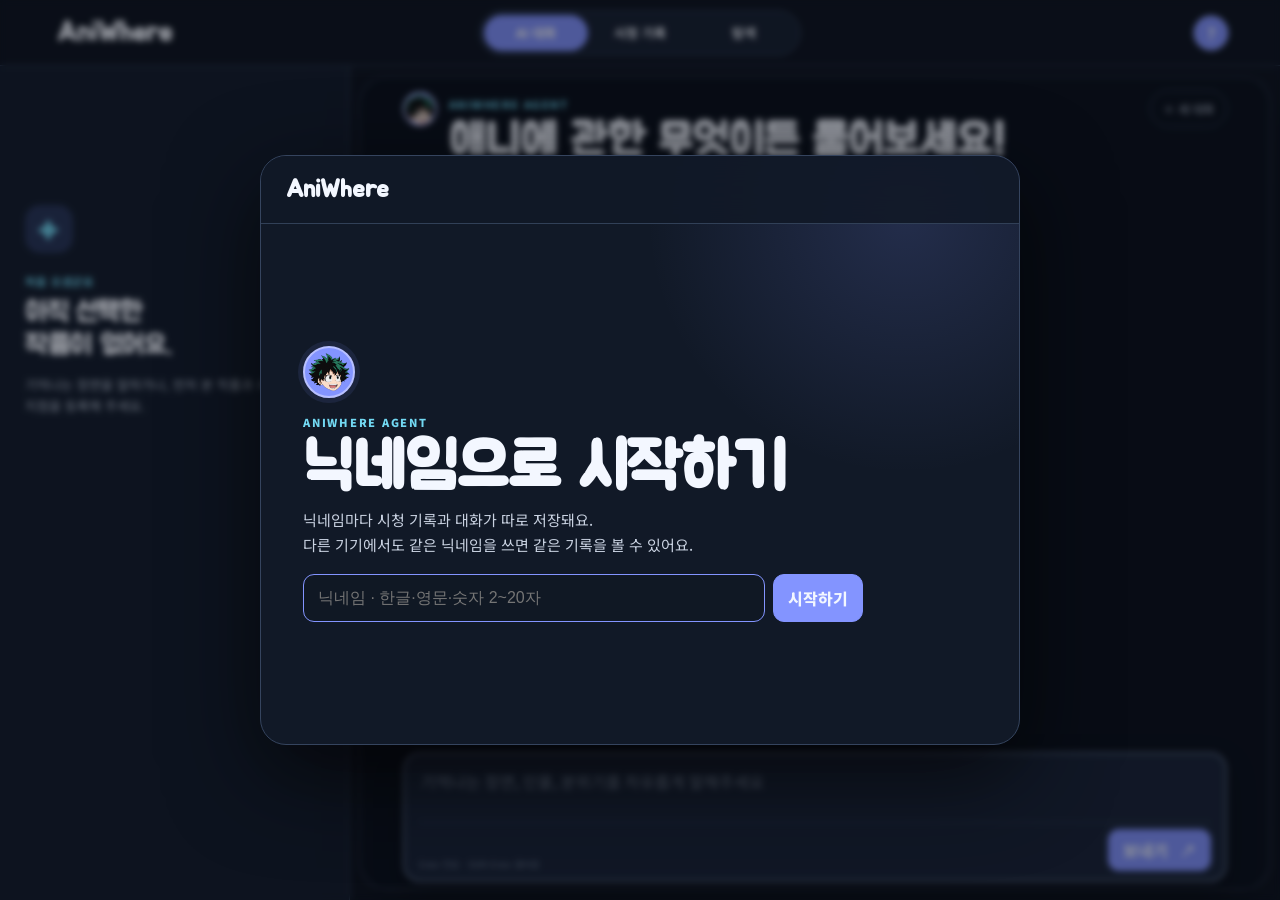
<file: frontend/index.html>
<!doctype html>
<html lang="ko">
<head>
  <meta charset="utf-8">
  <meta name="viewport" content="width=device-width,initial-scale=1">
  <meta name="theme-color" content="#0f1520">
  <meta name="description" content="기억나는 장면으로 애니와 시청 지점을 찾고, 스포일러 없이 복습하세요.">
  <meta name="apple-mobile-web-app-capable" content="yes">
  <meta name="apple-mobile-web-app-status-bar-style" content="black-translucent">
  <meta name="apple-mobile-web-app-title" content="AniWhere">
  <link rel="manifest" href="manifest.webmanifest">
  <link rel="icon" href="assets/midoriya-icon-192.png?v=3" type="image/png" sizes="192x192">
  <link rel="apple-touch-icon" href="assets/midoriya-apple-touch-icon.png?v=3" sizes="180x180">
  <title>AniWhere</title>
  <link rel="preconnect" href="https://fonts.googleapis.com">
  <link rel="preconnect" href="https://fonts.gstatic.com" crossorigin>
  <link href="https://fonts.googleapis.com/css2?family=Jua&family=Noto+Sans+KR:wght@400;500;600;700;800&display=swap" rel="stylesheet">
  <link rel="stylesheet" href="styles.css">
</head>
<body>
  <div class="poster-atmosphere" aria-hidden="true">
    <img src="assets/my-hero-academia.jpg" alt=""><img src="assets/eren-spoiler-user.png" alt=""><img src="assets/hxh-gon.png" alt=""><img src="assets/okabe-card-user.png" alt=""><img src="assets/naruto-history-user.png" alt="">
  </div>
  <header class="topbar">
    <button class="brand" data-view="chat" aria-label="AniWhere 홈">AniWhere</button>
    <nav aria-label="주요 메뉴">
      <button class="active" data-view="chat">AI 대화</button>
      <button data-view="library">시청 기록</button>
      <button data-view="discover">탐색</button>
    </nav>
    <div class="top-actions"><button class="install-app" id="install-app" type="button" hidden>앱 설치</button><button class="profile" id="profile" data-view="library" aria-label="내 시청 기록">?</button></div>
  </header>

  <section class="onboarding login" id="login" hidden role="dialog" aria-modal="true" aria-labelledby="login-title">
    <div class="onboarding-shell login-shell">
      <header class="onboarding-brand"><b>AniWhere</b></header>
      <div class="login-step">
        <div class="onboarding-welcome-copy">
          <span class="onboarding-mascot"><img src="assets/midoriya-mascot.png?v=2" alt="미도리야 이즈쿠"></span>
          <small>ANIWHERE AGENT</small>
          <h1 id="login-title">닉네임으로 시작하기</h1>
          <p>닉네임마다 시청 기록과 대화가 따로 저장돼요.<br>다른 기기에서도 같은 닉네임을 쓰면 같은 기록을 볼 수 있어요.</p>
          <form id="login-form" class="onboarding-search login-form">
            <label class="sr-only" for="login-nickname">닉네임</label>
            <input id="login-nickname" type="text" placeholder="닉네임 · 한글·영문·숫자 2~20자" autocomplete="nickname" maxlength="20" required>
            <button type="submit">시작하기</button>
          </form>
          <p class="login-error" id="login-error" role="alert" hidden></p>
        </div>
      </div>
    </div>
  </section>

  <section class="onboarding" id="onboarding" hidden role="dialog" aria-modal="true" aria-labelledby="onboarding-title">
    <div class="onboarding-shell">
      <header class="onboarding-brand"><b>AniWhere</b><div class="onboarding-brand-actions"><button type="button" id="onboarding-install-app">＋ 앱 설치</button><span id="onboarding-progress">처음 만나는 중 · 1/3</span></div></header>
      <div class="onboarding-step active" data-onboarding-step="welcome">
        <div class="onboarding-welcome-copy">
          <span class="onboarding-mascot"><img src="assets/midoriya-mascot.png?v=2" alt="미도리야 이즈쿠"></span>
          <small>ANIWHERE AGENT</small>
          <h1 id="onboarding-title">환영합니다!</h1>
          <p>당신의 애니 생활을 함께할 aniWhere 에이전트예요!<br>그동안 본 애니를 알려주시면 스포일러 없이 도와드릴게요.</p>
          <div class="onboarding-actions"><button class="primary" data-onboarding-next="titles">본 애니 기록하기</button><button data-onboarding-l>제 취향 애니를 찾고 싶어요</button><button data-onboarding-skip>건너뛸래요</button></div>
        </div>
        <div class="onboarding-ribbon poster-belt" id="onboarding-poster-belt" aria-hidden="true"></div>
      </div>
      <div class="onboarding-step" data-onboarding-step="titles" hidden>
        <div class="onboarding-heading onboarding-heading-row"><div><small>STEP 01 · WATCH LIST</small><h2>작품을 누르고 시청 상태를 알려주세요.</h2><p>인기 작품에서 고르거나 제목으로 검색할 수 있어요.</p><form id="onboarding-search" class="onboarding-search"><input id="onboarding-search-input" type="search" placeholder="애니 제목 검색 · 예: 헌터헌터" autocomplete="off"><button type="submit">검색</button><button type="button" id="onboarding-search-reset" hidden>인기 작품</button></form></div><div class="onboarding-heading-actions"><span id="onboarding-selection-count">0개 저장</span><button data-onboarding-skip>건너뛰기</button></div></div>
        <div class="onboarding-titles" id="onboarding-titles"><p class="catalog-loading">TMDB 작품 포스터를 불러오는 중…</p></div>
        <div class="onboarding-footer"><button data-onboarding-back="welcome">이전</button></div>
        <button class="onboarding-l-link" data-onboarding-l>본 작품이 없나요? L에게 취향 추리 맡기기 →</button>
        <div class="onboarding-complete-dock"><span>선택한 작품은 메인 화면에서 언제든 수정할 수 있어요.</span><button class="primary" id="onboarding-to-details" disabled>완료하고 시작</button></div>
      </div>
    </div>
  </section>

  <main>
    <section class="view chat-view active" id="chat-view">
      <aside class="context-rail">
        <div class="empty-context" id="empty-context">
          <span class="empty-symbol">✦</span>
          <small>처음 오셨군요</small>
          <h2>아직 선택한<br>작품이 없어요.</h2>
          <p>기억나는 장면을 말하거나, 먼저 본 작품과 시청 지점을 등록해 주세요.</p>
        </div>
        <div class="record-context" id="record-context" hidden>
          <div class="conversation-empty" id="conversation-empty"><small>지금 대화 중인 작품</small><b>아직 없어요</b><span>작품을 찾거나 질문하면 여기에 표시돼요.</span></div>
          <div class="rail-heading" hidden><small>지금 대화 중인 작품</small><h2></h2></div>
          <div class="watch-context" hidden>
            <img src="assets/my-hero-academia.jpg" alt="나의 히어로 아카데미아 포스터">
            <div><b>저장된 시청 지점</b><span>내 기록을 기준으로 스포일러 보호</span></div>
          </div>
          <div class="rail-watch-tip" id="rail-watch-tip" hidden><small>AI 활용 팁</small><p></p><div class="tip-controls"><button type="button" data-tip-direction="prev" aria-label="이전 팁">‹</button><span class="tip-index" aria-live="polite">1/3</span><button type="button" data-tip-direction="next" aria-label="다음 팁">›</button></div></div>
          <div class="rail-library"><small>내 시청 기록</small><div class="rail-posters" id="rail-posters"></div></div>
          <button class="change-title" id="rail-records-more" type="button" hidden>시청 기록 접기 ↑</button>
          <div class="spoiler-lock" hidden><i>⌾</i><div><b>스포일러 보호 중</b><span></span></div></div>
        </div>
      </aside>

      <div class="chat-workspace">
        <header class="chat-heading">
          <div><span class="agent-dot"><img src="assets/midoriya-mascot.png?v=2" alt="AniWhere Agent"></span><small id="chat-kicker">ANIWHERE AGENT</small><h1 id="chat-title">애니에 관한 무엇이든 물어보세요!</h1><p class="chat-subtitle">흐릿한 기억 속 장면으로부터 정확한 작품과 회차를 찾아드려요.</p></div>
          <button class="new-chat" id="new-chat">＋ 새 대화</button>
        </header>

        <div class="messages" id="messages" aria-live="polite"></div>
        <div class="suggestions" id="suggestions"></div>

        <form class="composer" id="composer">
          <label class="sr-only" for="question">AniWhere에게 메시지 보내기</label>
          <textarea id="question" rows="1" placeholder="기억나는 장면, 인물, 분위기를 자유롭게 말해주세요"></textarea>
          <div class="composer-bottom"><span><kbd>Enter</kbd> 전송 · <kbd>Shift</kbd>+<kbd>Enter</kbd> 줄바꿈</span><button type="submit">보내기 <b>↗</b></button></div>
        </form>
      </div>
    </section>

    <section class="view library-view" id="library-view">
      <header class="page-title library-title"><div><small>MY WATCH HISTORY</small><h1>내 시청 기록</h1><p>내 서재에 저장한 작품과 회차입니다. 이 기록이 복습과 스포일러 차단 범위를 정합니다.</p></div><div class="library-hero"><button id="add-watch-record" type="button">＋ 시청 기록 추가</button><button class="logout" id="logout" type="button">로그아웃</button><img class="naruto-history-banner" id="record-greeting" src="assets/naruto-history-user.png" alt="지난 시청 기록을 안내하는 나루토" hidden></div></header>
      <article class="empty-library" id="empty-library" hidden><span>✦</span><h2>아직 시청 기록이 없어요.</h2><p>Agent에게 기억나는 장면을 말하거나 시청 지점을 등록해 주세요.</p><div><button data-view="chat">Agent에게 물어보기</button></div></article>
      <div id="library-content"><div class="library-grid" id="library-grid"></div></div>
    </section>

    <section class="view discover-view" id="discover-view">
      <header class="page-title discover-title"><div><small>DISCOVER & GUIDE</small><h1>애니를 보는 모든 방법.</h1><p>보기 전의 궁금증부터 원작으로 이어 읽기까지, 필요한 기능을 바로 선택하세요.</p></div><article class="interview l-interview"><img class="l-panel" src="assets/l-detective-user.png" alt="최고의 애니를 추리하겠다고 말하는 L"><div><small>L · TASTE DETECTIVE</small><h2>“저는 L입니다.”</h2><p>당신의 취향을 직접 추리합니다.</p></div><button data-action="interview">추리 시작</button></article></header>

      <section class="guide-launcher" aria-labelledby="guide-title">
        <div class="guide-launcher-head"><div><small>QUICK GUIDE · UI PROTOTYPE</small><h2 id="guide-title">지금 궁금한 건 무엇인가요?</h2></div><p>카드를 누르면 예시 결과를 바로 볼 수 있어요.</p></div>
        <div class="guide-grid">
          <button class="guide-art guide-light" data-action="watch-order"><i>03</i><b>시청 순서 가이드</b><span>본편·극장판·OVA를<br>어떤 순서로 볼지</span><em>확인하기 →</em></button>
          <button class="guide-art guide-okabe" data-action="hook-guide"><i>04</i><b>몇 화부터 재밌어져요?</b><span>사건은 숨기고<br>분위기가 바뀌는 지점만</span><em>확인하기 →</em></button>
          <button class="guide-art guide-hxh" data-action="dictionary"><i>08</i><b>인물 사전</b><span>현재 본 회차까지만<br>등장인물 확인</span><em>사전 열기 →</em></button>
          <button class="guide-art guide-gon" data-action="manga-link"><i>12</i><b>애니 → 원작 연결</b><span>내가 본 회차 다음을<br>원작 권·화로 연결</span><em>확인하기 →</em></button>
        </div>
      </section>
      <div class="recommend-head"><h2>이런 작품은 어때요?</h2><span id="recommend-basis">시청 기록을 분석하는 중</span></div>
      <div class="recommend-grid" id="personal-recommendations"><p class="recommend-loading">내 시청 기록에 맞는 작품을 찾고 있어요…</p></div>
    </section>
  </main>

  <div class="drawer" id="drawer" aria-hidden="true"><button class="drawer-backdrop" data-close aria-label="닫기"></button><section class="drawer-panel"><header><div><small id="drawer-kicker">ANIWHERE</small><h2 id="drawer-title">상세 정보</h2></div><button data-close aria-label="닫기">×</button></header><div id="drawer-content"></div></section></div>
  <div class="toast" id="toast" role="status"></div>
  <div class="transition-sfx" id="transition-sfx" aria-hidden="true">ゴゴゴゴ</div>
  <div class="spoiler-cutin" id="spoiler-cutin" hidden role="dialog" aria-modal="true" aria-labelledby="cutin-title">
    <div class="cutin-freeze"></div>
    <section class="cutin-panel dio-panel">
      <img class="dio-cutin-image" src="assets/spoiler-stop-dio.png" alt="더 월드를 외치며 시간을 멈추는 만화 컷인">
      <div class="dio-warning">
        <small>ANIWHERE · SPOILER STOP</small>
        <div><h2 id="cutin-title">시간이여, 멈춰라!</h2><p>여기부터는 아직 보지 않은 이야기예요.</p></div>
        <button type="button" id="cutin-return">안전한 회차로 돌아가기 ↵</button>
      </div>
      <div class="cutin-sfx" aria-hidden="true">두둥</div>
    </section>
  </div>
  <aside class="install-guide" id="install-guide" hidden>
    <div><b>AniWhere를 앱처럼 사용하세요</b><span id="install-copy">브라우저 메뉴에서 앱을 설치할 수 있어요.</span></div>
    <button type="button" id="install-guide-action">설치</button>
    <button type="button" id="install-guide-close" aria-label="안내 닫기">×</button>
  </aside>
  <script src="login.js"></script>
</body>
</html>
</file>
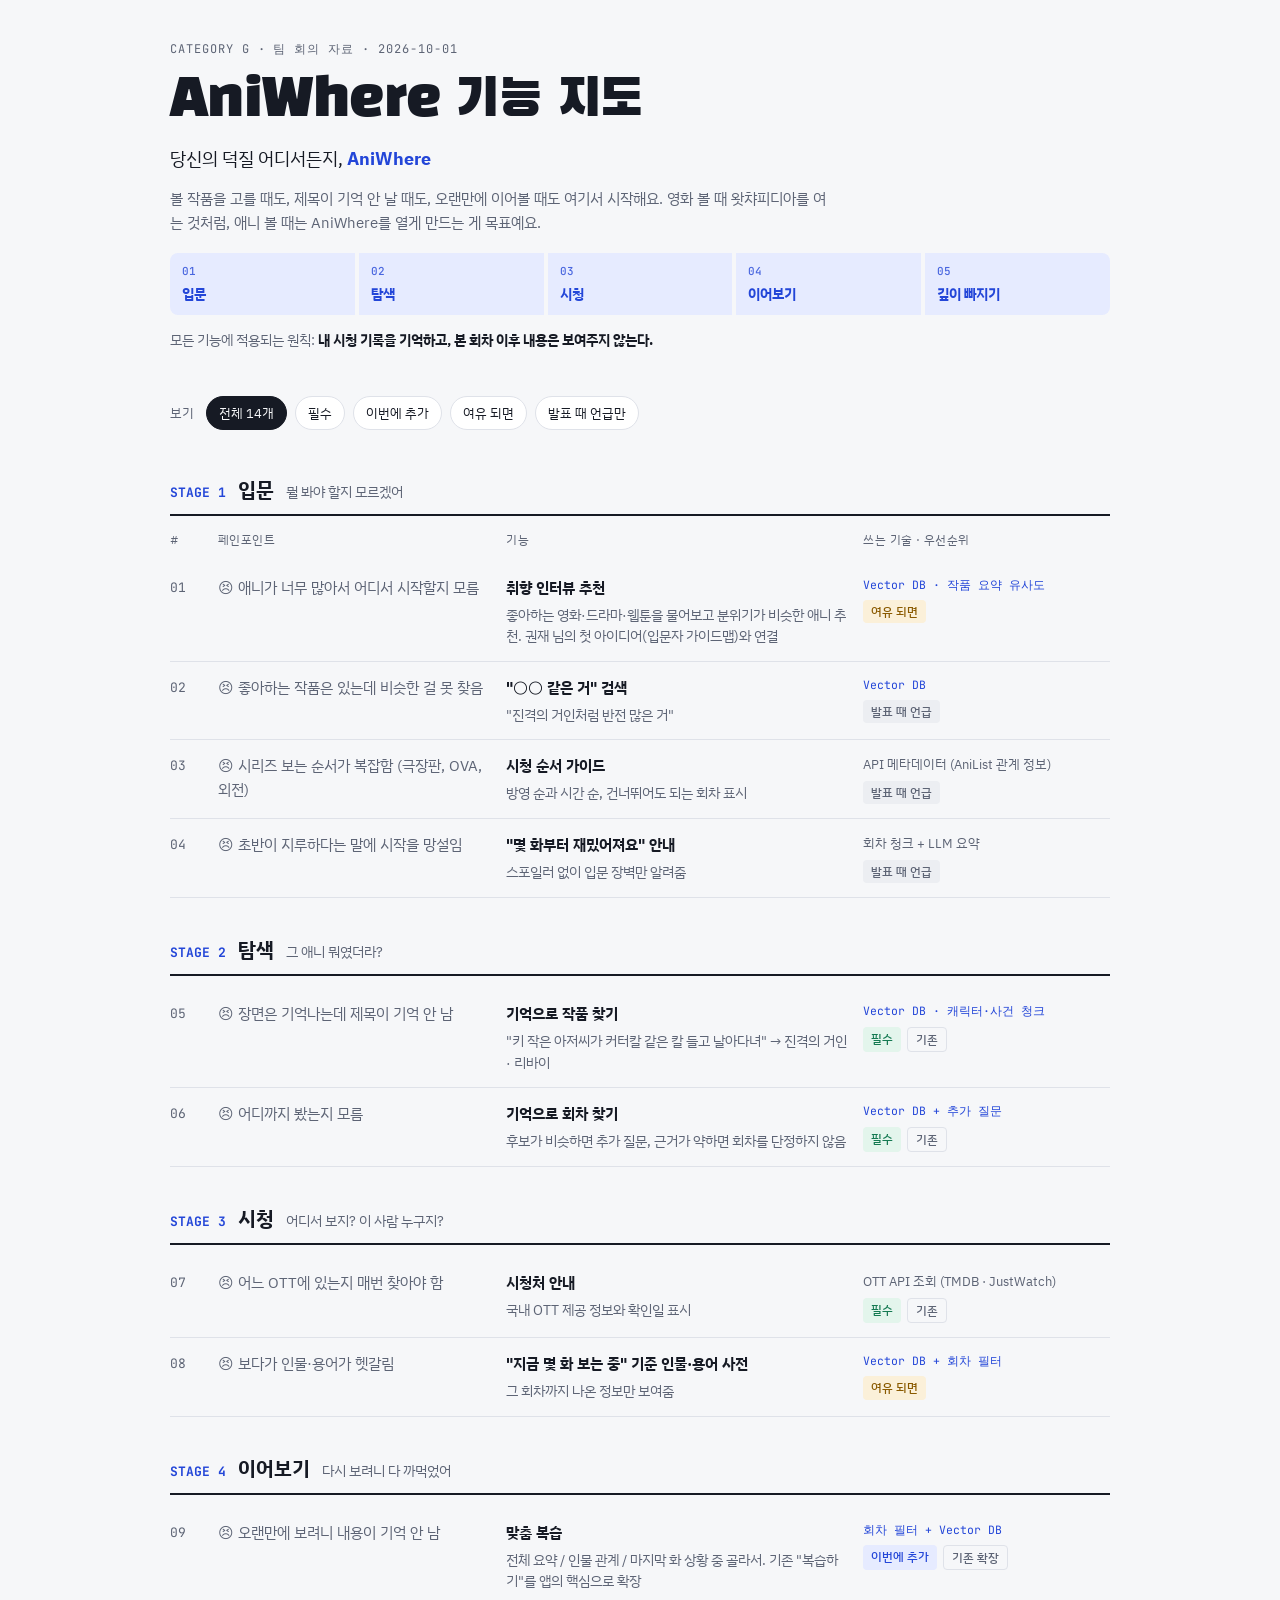
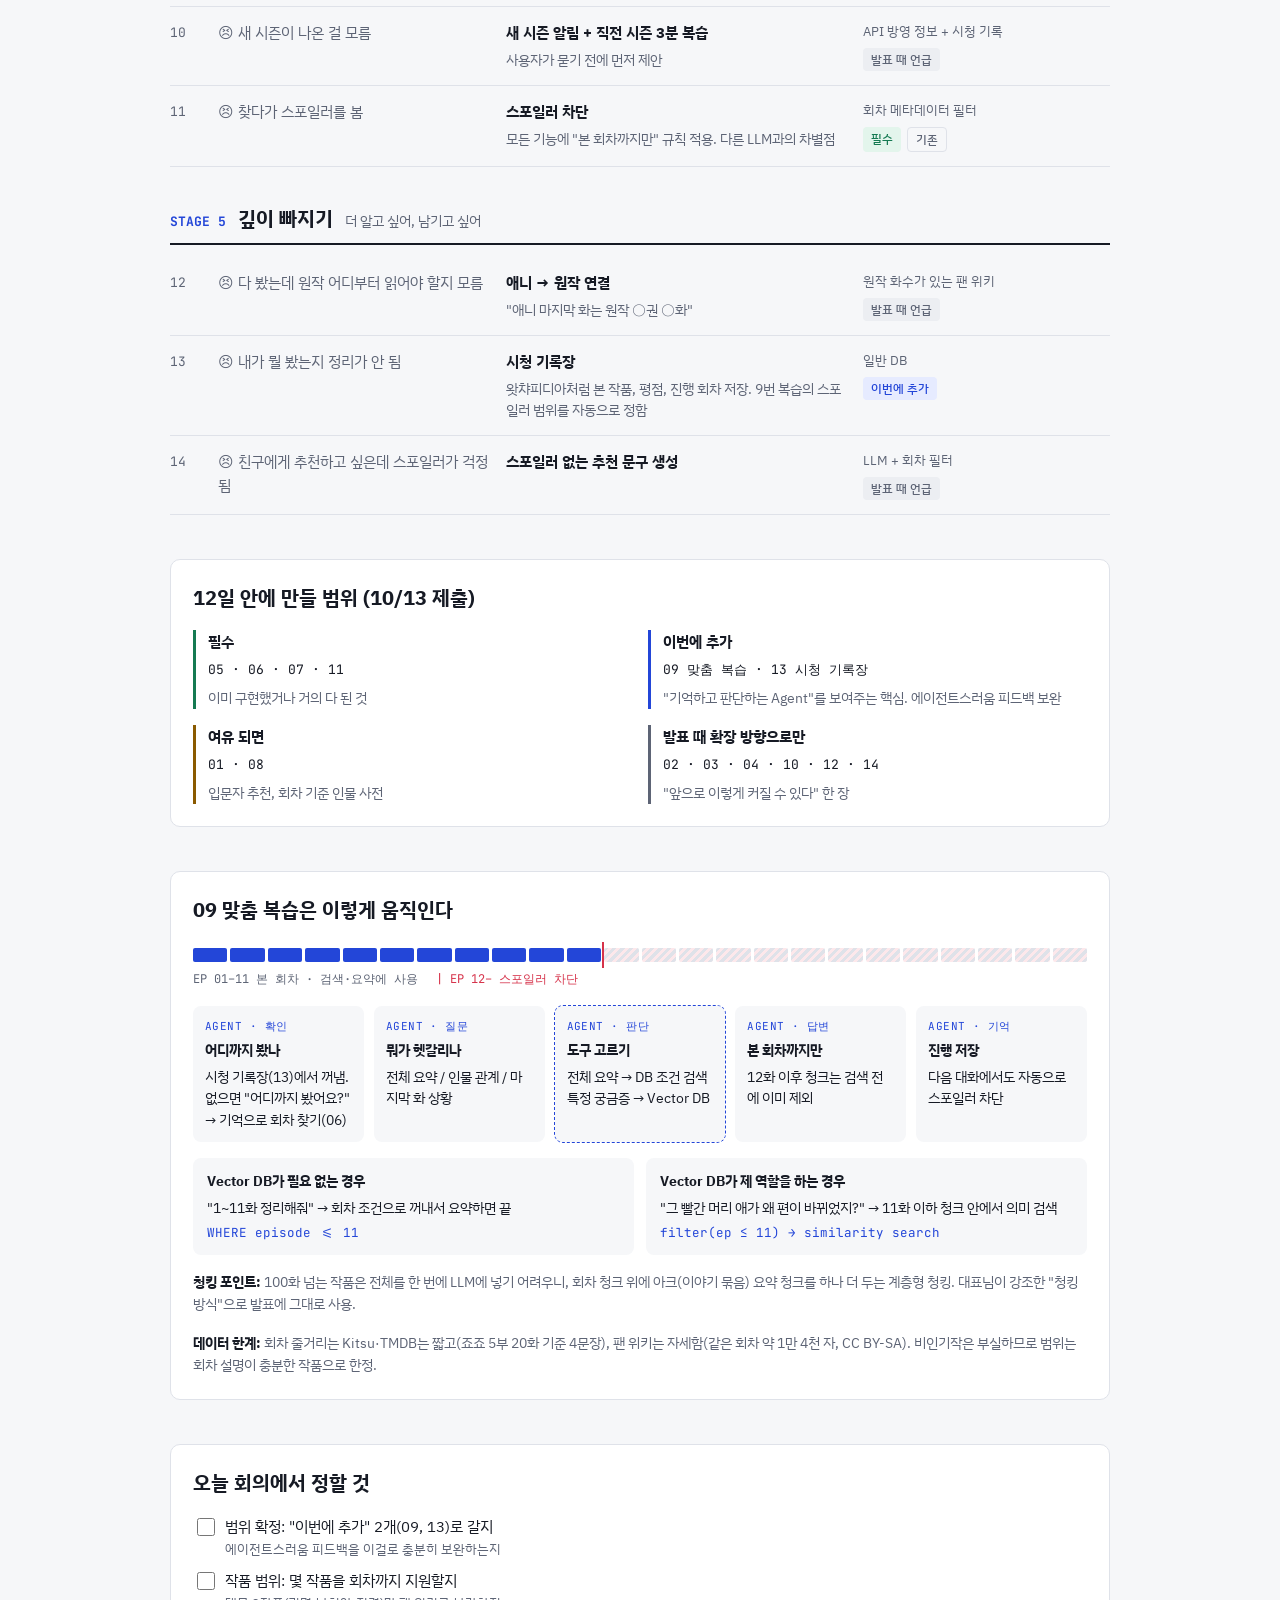
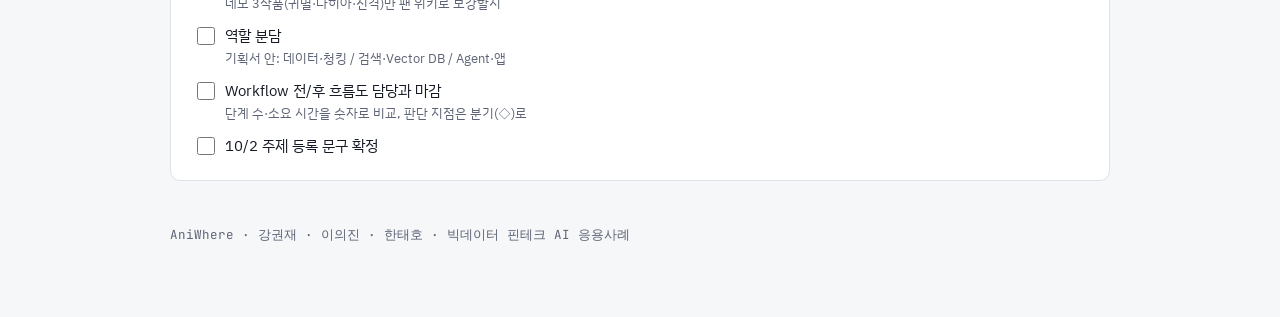
<file: docs/identity/AniWhere_기능지도_2026-10-01.html>
<!doctype html><html><head><meta charset=utf8><meta name=viewport content="width=device-width,initial-scale=1,viewport-fit=cover"><style>:root{color-scheme:light;box-sizing:border-box;padding-top:env(safe-area-inset-top,0px);padding-bottom:env(safe-area-inset-bottom,0px)}html{scroll-padding-top:env(safe-area-inset-top,0px)}body{margin:0;padding:0;font:14px -apple-system,BlinkMacSystemFont,sans-serif;background:#faf9f5;color:#141413}img{max-width:100%}[hidden]:not([hidden=until-found i]){display:none!important}</style></head><body>
<title>AniWhere 기능 지도</title>
<link rel="preconnect" href="https://fonts.googleapis.com">
<link rel="preconnect" href="https://fonts.gstatic.com" crossorigin>
<link rel="stylesheet" href="https://fonts.googleapis.com/css2?family=Black+Han+Sans&family=IBM+Plex+Sans+KR:wght@400;500;700&family=JetBrains+Mono:wght@500;700&display=swap">
<style>
/* Layout: 한 줄 세로 문서. 시청 여정 5단계를 위에서 아래로, 각 단계 안에 페인포인트→기능 행. 상단에 우선순위 필터, 하단에 회의 안건. */
:root {
  --bg: #f6f7f9;
  --surface: #ffffff;
  --ink: #161a24;
  --muted: #5d6475;
  --line: #dfe2e9;
  --accent: #2346d8;        /* 회차 진행선 블루 */
  --accent-soft: #e6ebff;
  --spoiler: #d6324a;       /* 스포일러 차단선 */
  --spoiler-soft: #fde8eb;
  --t-must: #157a52;  --t-must-bg: #e3f5ec;
  --t-now: #2346d8;   --t-now-bg: #e6ebff;
  --t-maybe: #8a5a00; --t-maybe-bg: #fbf0d9;
  --t-later: #5d6475; --t-later-bg: #eceef2;
  --f-display: "Black Han Sans", "IBM Plex Sans KR", system-ui, sans-serif;
  --f-body: "IBM Plex Sans KR", system-ui, -apple-system, "Apple SD Gothic Neo", sans-serif;
  --f-mono: "JetBrains Mono", ui-monospace, SFMono-Regular, Menlo, monospace;
}
@media (prefers-color-scheme: dark) {
  :root:not([data-theme="light"]) {
    --bg: #10131a; --surface: #171b24; --ink: #e8eaf0; --muted: #9aa1b2; --line: #2a303d;
    --accent: #7d95ff; --accent-soft: #1e2647; --spoiler: #ff6b80; --spoiler-soft: #3a1820;
    --t-must: #5fd3a0; --t-must-bg: #14322a; --t-now: #8da2ff; --t-now-bg: #1e2647;
    --t-maybe: #f0c060; --t-maybe-bg: #352a12; --t-later: #a3a9b8; --t-later-bg: #242a35;
    color-scheme: dark;
  }
}
:root[data-theme="dark"] {
  --bg: #10131a; --surface: #171b24; --ink: #e8eaf0; --muted: #9aa1b2; --line: #2a303d;
  --accent: #7d95ff; --accent-soft: #1e2647; --spoiler: #ff6b80; --spoiler-soft: #3a1820;
  --t-must: #5fd3a0; --t-must-bg: #14322a; --t-now: #8da2ff; --t-now-bg: #1e2647;
  --t-maybe: #f0c060; --t-maybe-bg: #352a12; --t-later: #a3a9b8; --t-later-bg: #242a35;
  color-scheme: dark;
}

* { box-sizing: border-box; }
body { background: var(--bg); color: var(--ink); font-family: var(--f-body); font-size: 15px; line-height: 1.6; }
.wrap { max-width: 980px; margin: 0 auto; padding-inline: 20px; padding-block: 40px 72px; display: flex; flex-direction: column; gap: 44px; }
h1, h2, h3 { text-wrap: balance; margin: 0; }
p { margin: 0; }

/* Header */
header { display: flex; flex-direction: column; gap: 14px; }
.eyebrow { font-family: var(--f-mono); font-size: 12px; letter-spacing: .08em; color: var(--muted); text-transform: uppercase; }
h1 { font-family: var(--f-display); font-weight: 400; font-size: clamp(34px, 6vw, 52px); line-height: 1.1; letter-spacing: -.01em; }
.thesis { font-size: 18px; max-width: 40em; }
.thesis b { color: var(--accent); font-weight: 700; }

.sub { max-width: 44em; color: var(--muted); }
.journey { list-style: none; margin: 4px 0 0; padding: 0; display: grid; grid-template-columns: repeat(5, minmax(0, 1fr)); gap: 4px; }
.journey li { background: var(--accent-soft); color: var(--accent); font-weight: 700; font-size: 14px; padding: 10px 12px; display: flex; flex-direction: column; gap: 2px; }
.journey li:first-child { border-radius: 8px 0 0 8px; } .journey li:last-child { border-radius: 0 8px 8px 0; }
.journey li span { font-family: var(--f-mono); font-size: 11px; font-weight: 500; opacity: .8; }
@media (max-width: 520px) { .journey { grid-template-columns: 1fr; } .journey li, .journey li:first-child, .journey li:last-child { border-radius: 6px; flex-direction: row; gap: 10px; } }
.principle { font-size: 14px; color: var(--muted); }
.principle b { color: var(--ink); }
/* Episode progress strip: the subject's own detail */
.strip { display: flex; flex-direction: column; gap: 8px; margin-top: 6px; }
.eps { display: grid; grid-template-columns: repeat(24, 1fr); gap: 3px; }
.eps span { height: 14px; border-radius: 2px; background: var(--accent); }
.eps span.after { background: var(--line); background-image: repeating-linear-gradient(135deg, transparent 0 3px, var(--spoiler-soft) 3px 6px); }
.eps span.cut { position: relative; }
.eps span.cut::after { content: ""; position: absolute; right: -3px; top: -6px; bottom: -6px; width: 2px; background: var(--spoiler); }
.strip-legend { display: flex; flex-wrap: wrap; gap: 6px 18px; font-family: var(--f-mono); font-size: 12px; color: var(--muted); }
.strip-legend .r { color: var(--spoiler); }

/* Filter */
.filters { display: flex; flex-wrap: wrap; gap: 8px; align-items: center; }
.filters .label { font-size: 13px; color: var(--muted); margin-right: 4px; }
.fbtn { font: inherit; font-size: 13px; padding: 6px 12px; border-radius: 999px; border: 1px solid var(--line); background: var(--surface); color: var(--ink); cursor: pointer; }
.fbtn[aria-pressed="true"] { background: var(--ink); color: var(--bg); border-color: var(--ink); }
.fbtn:focus-visible { outline: 2px solid var(--accent); outline-offset: 2px; }

/* Stage sections */
.stage { display: flex; flex-direction: column; gap: 12px; }
.stage-head { display: flex; align-items: baseline; gap: 12px; flex-wrap: wrap; border-bottom: 2px solid var(--ink); padding-bottom: 8px; }
.stage-no { font-family: var(--f-mono); font-size: 13px; color: var(--accent); font-weight: 700; }
.stage-head h2 { font-size: 20px; font-weight: 700; }
.stage-head .q { color: var(--muted); font-size: 14px; }

.rows { display: flex; flex-direction: column; }
.row { display: grid; grid-template-columns: 34px minmax(0, 1fr) minmax(0, 1.25fr) minmax(0, .9fr); gap: 14px; padding: 14px 0; border-bottom: 1px solid var(--line); align-items: start; }
.row .no { font-family: var(--f-mono); font-size: 13px; color: var(--muted); padding-top: 2px; }
.row .pain { color: var(--muted); }
.row .pain::before { content: "😣 "; }
.row .feat { display: flex; flex-direction: column; gap: 4px; }
.row .feat strong { font-weight: 700; }
.row .feat small { color: var(--muted); font-size: 13.5px; }
.row .tech { display: flex; flex-direction: column; gap: 6px; align-items: flex-start; font-size: 13px; color: var(--muted); }
.tags { display: flex; gap: 6px; flex-wrap: wrap; }
.tag { font-size: 12px; font-weight: 500; padding: 2px 8px; border-radius: 4px; white-space: nowrap; }
.tag.must { color: var(--t-must); background: var(--t-must-bg); }
.tag.now { color: var(--t-now); background: var(--t-now-bg); }
.tag.maybe { color: var(--t-maybe); background: var(--t-maybe-bg); }
.tag.later { color: var(--t-later); background: var(--t-later-bg); }
.tag.exist { color: var(--muted); border: 1px solid var(--line); }
.vdb { font-family: var(--f-mono); font-size: 11.5px; color: var(--accent); }
.row.hidden-by-filter { display: none; }
.stage.empty { display: none; }

.colhead { display: grid; grid-template-columns: 34px minmax(0, 1fr) minmax(0, 1.25fr) minmax(0, .9fr); gap: 14px; font-size: 12px; color: var(--muted); letter-spacing: .04em; padding-top: 2px; }

@media (max-width: 720px) {
  .row { grid-template-columns: 28px minmax(0, 1fr); gap: 6px 10px; }
  .row .pain, .row .feat, .row .tech { grid-column: 2; }
  .colhead { display: none; }
}

/* Scope plan */
.panel { background: var(--surface); border: 1px solid var(--line); border-radius: 10px; padding: 22px; display: flex; flex-direction: column; gap: 16px; }
.panel h2 { font-size: 20px; }
.tiers { display: grid; grid-template-columns: repeat(2, minmax(0, 1fr)); gap: 16px; }
.tier { display: flex; flex-direction: column; gap: 6px; padding-left: 12px; border-left: 3px solid var(--line); }
.tier.must { border-color: var(--t-must); } .tier.now { border-color: var(--t-now); }
.tier.maybe { border-color: var(--t-maybe); } .tier.later { border-color: var(--t-later); }
.tier h3 { font-size: 15px; }
.tier p { font-size: 14px; color: var(--muted); }
.tier .ids { font-family: var(--f-mono); font-size: 13px; color: var(--ink); }
@media (max-width: 640px) { .tiers { grid-template-columns: 1fr; } }

/* Recap flow */
.flow { display: grid; grid-template-columns: repeat(5, minmax(0, 1fr)); gap: 10px; counter-reset: s; }
.step { background: var(--bg); border-radius: 8px; padding: 12px; display: flex; flex-direction: column; gap: 4px; font-size: 13.5px; }
.step b { font-size: 14px; }
.step .who { font-family: var(--f-mono); font-size: 11px; color: var(--accent); letter-spacing: .04em; }
.step.judge { outline: 1.5px dashed var(--accent); }
@media (max-width: 760px) { .flow { grid-template-columns: 1fr; } }
.note { font-size: 14px; color: var(--muted); }
.note b { color: var(--ink); }
.compare { display: grid; grid-template-columns: minmax(0,1fr) minmax(0,1fr); gap: 12px; }
.compare > div { padding: 12px 14px; border-radius: 8px; background: var(--bg); font-size: 14px; display: flex; flex-direction: column; gap: 4px; }
.compare code { font-family: var(--f-mono); font-size: 12.5px; color: var(--accent); }
@media (max-width: 640px) { .compare { grid-template-columns: 1fr; } }

/* Agenda */
.agenda { display: flex; flex-direction: column; gap: 10px; margin: 0; padding: 0; list-style: none; }
.agenda li { display: grid; grid-template-columns: 22px minmax(0,1fr); gap: 10px; align-items: start; }
.agenda input { width: 18px; height: 18px; margin-top: 3px; accent-color: var(--accent); }
.agenda label { cursor: pointer; }
.agenda small { display: block; color: var(--muted); font-size: 13px; }

footer { font-size: 12.5px; color: var(--muted); font-family: var(--f-mono); }

@media (prefers-reduced-motion: no-preference) {
  .row { transition: background-color .15s; }
  .row:hover { background: color-mix(in srgb, var(--accent-soft) 45%, transparent); }
}
</style>

<div class="wrap">

<header>
  <div class="eyebrow">Category G · 팀 회의 자료 · 2026-10-01</div>
  <h1>AniWhere 기능 지도</h1>
  <p class="thesis">당신의 덕질 어디서든지, <b>AniWhere</b></p>
  <p class="sub">볼 작품을 고를 때도, 제목이 기억 안 날 때도, 오랜만에 이어볼 때도 여기서 시작해요. 영화 볼 때 왓챠피디아를 여는 것처럼, 애니 볼 때는 AniWhere를 열게 만드는 게 목표예요.</p>
  <ol class="journey" aria-label="AniWhere가 함께하는 시청 여정">
    <li><span>01</span>입문</li><li><span>02</span>탐색</li><li><span>03</span>시청</li><li><span>04</span>이어보기</li><li><span>05</span>깊이 빠지기</li>
  </ol>
  <p class="principle">모든 기능에 적용되는 원칙: <b>내 시청 기록을 기억하고, 본 회차 이후 내용은 보여주지 않는다.</b></p>
</header>

<div class="filters" role="group" aria-label="우선순위 필터">
  <span class="label">보기</span>
  <button class="fbtn" id="f-all" data-f="all" aria-pressed="true">전체 14개</button>
  <button class="fbtn" id="f-must" data-f="must" aria-pressed="false">필수</button>
  <button class="fbtn" id="f-now" data-f="now" aria-pressed="false">이번에 추가</button>
  <button class="fbtn" id="f-maybe" data-f="maybe" aria-pressed="false">여유 되면</button>
  <button class="fbtn" id="f-later" data-f="later" aria-pressed="false">발표 때 언급만</button>
</div>

<div id="stages" style="display:flex;flex-direction:column;gap:36px">

  <section class="stage">
    <div class="stage-head"><span class="stage-no">STAGE 1</span><h2>입문</h2><span class="q">뭘 봐야 할지 모르겠어</span></div>
    <div class="colhead"><span>#</span><span>페인포인트</span><span>기능</span><span>쓰는 기술 · 우선순위</span></div>
    <div class="rows">
      <div class="row" data-t="maybe"><span class="no">01</span><p class="pain">애니가 너무 많아서 어디서 시작할지 모름</p><div class="feat"><strong>취향 인터뷰 추천</strong><small>좋아하는 영화·드라마·웹툰을 물어보고 분위기가 비슷한 애니 추천. 권재 님의 첫 아이디어(입문자 가이드맵)와 연결</small></div><div class="tech"><span class="vdb">Vector DB · 작품 요약 유사도</span><div class="tags"><span class="tag maybe">여유 되면</span></div></div></div>
      <div class="row" data-t="later"><span class="no">02</span><p class="pain">좋아하는 작품은 있는데 비슷한 걸 못 찾음</p><div class="feat"><strong>"○○ 같은 거" 검색</strong><small>"진격의 거인처럼 반전 많은 거"</small></div><div class="tech"><span class="vdb">Vector DB</span><div class="tags"><span class="tag later">발표 때 언급</span></div></div></div>
      <div class="row" data-t="later"><span class="no">03</span><p class="pain">시리즈 보는 순서가 복잡함 (극장판, OVA, 외전)</p><div class="feat"><strong>시청 순서 가이드</strong><small>방영 순과 시간 순, 건너뛰어도 되는 회차 표시</small></div><div class="tech"><span>API 메타데이터 (AniList 관계 정보)</span><div class="tags"><span class="tag later">발표 때 언급</span></div></div></div>
      <div class="row" data-t="later"><span class="no">04</span><p class="pain">초반이 지루하다는 말에 시작을 망설임</p><div class="feat"><strong>"몇 화부터 재밌어져요" 안내</strong><small>스포일러 없이 입문 장벽만 알려줌</small></div><div class="tech"><span>회차 청크 + LLM 요약</span><div class="tags"><span class="tag later">발표 때 언급</span></div></div></div>
    </div>
  </section>

  <section class="stage">
    <div class="stage-head"><span class="stage-no">STAGE 2</span><h2>탐색</h2><span class="q">그 애니 뭐였더라?</span></div>
    <div class="rows">
      <div class="row" data-t="must"><span class="no">05</span><p class="pain">장면은 기억나는데 제목이 기억 안 남</p><div class="feat"><strong>기억으로 작품 찾기</strong><small>"키 작은 아저씨가 커터칼 같은 칼 들고 날아다녀" → 진격의 거인 · 리바이</small></div><div class="tech"><span class="vdb">Vector DB · 캐릭터·사건 청크</span><div class="tags"><span class="tag must">필수</span><span class="tag exist">기존</span></div></div></div>
      <div class="row" data-t="must"><span class="no">06</span><p class="pain">어디까지 봤는지 모름</p><div class="feat"><strong>기억으로 회차 찾기</strong><small>후보가 비슷하면 추가 질문, 근거가 약하면 회차를 단정하지 않음</small></div><div class="tech"><span class="vdb">Vector DB + 추가 질문</span><div class="tags"><span class="tag must">필수</span><span class="tag exist">기존</span></div></div></div>
    </div>
  </section>

  <section class="stage">
    <div class="stage-head"><span class="stage-no">STAGE 3</span><h2>시청</h2><span class="q">어디서 보지? 이 사람 누구지?</span></div>
    <div class="rows">
      <div class="row" data-t="must"><span class="no">07</span><p class="pain">어느 OTT에 있는지 매번 찾아야 함</p><div class="feat"><strong>시청처 안내</strong><small>국내 OTT 제공 정보와 확인일 표시</small></div><div class="tech"><span>OTT API 조회 (TMDB · JustWatch)</span><div class="tags"><span class="tag must">필수</span><span class="tag exist">기존</span></div></div></div>
      <div class="row" data-t="maybe"><span class="no">08</span><p class="pain">보다가 인물·용어가 헷갈림</p><div class="feat"><strong>"지금 몇 화 보는 중" 기준 인물·용어 사전</strong><small>그 회차까지 나온 정보만 보여줌</small></div><div class="tech"><span class="vdb">Vector DB + 회차 필터</span><div class="tags"><span class="tag maybe">여유 되면</span></div></div></div>
    </div>
  </section>

  <section class="stage">
    <div class="stage-head"><span class="stage-no">STAGE 4</span><h2>이어보기</h2><span class="q">다시 보려니 다 까먹었어</span></div>
    <div class="rows">
      <div class="row" data-t="now"><span class="no">09</span><p class="pain">오랜만에 보려니 내용이 기억 안 남</p><div class="feat"><strong>맞춤 복습</strong><small>전체 요약 / 인물 관계 / 마지막 화 상황 중 골라서. 기존 "복습하기"를 앱의 핵심으로 확장</small></div><div class="tech"><span class="vdb">회차 필터 + Vector DB</span><div class="tags"><span class="tag now">이번에 추가</span><span class="tag exist">기존 확장</span></div></div></div>
      <div class="row" data-t="later"><span class="no">10</span><p class="pain">새 시즌이 나온 걸 모름</p><div class="feat"><strong>새 시즌 알림 + 직전 시즌 3분 복습</strong><small>사용자가 묻기 전에 먼저 제안</small></div><div class="tech"><span>API 방영 정보 + 시청 기록</span><div class="tags"><span class="tag later">발표 때 언급</span></div></div></div>
      <div class="row" data-t="must"><span class="no">11</span><p class="pain">찾다가 스포일러를 봄</p><div class="feat"><strong>스포일러 차단</strong><small>모든 기능에 "본 회차까지만" 규칙 적용. 다른 LLM과의 차별점</small></div><div class="tech"><span>회차 메타데이터 필터</span><div class="tags"><span class="tag must">필수</span><span class="tag exist">기존</span></div></div></div>
    </div>
  </section>

  <section class="stage">
    <div class="stage-head"><span class="stage-no">STAGE 5</span><h2>깊이 빠지기</h2><span class="q">더 알고 싶어, 남기고 싶어</span></div>
    <div class="rows">
      <div class="row" data-t="later"><span class="no">12</span><p class="pain">다 봤는데 원작 어디부터 읽어야 할지 모름</p><div class="feat"><strong>애니 → 원작 연결</strong><small>"애니 마지막 화는 원작 ○권 ○화"</small></div><div class="tech"><span>원작 화수가 있는 팬 위키</span><div class="tags"><span class="tag later">발표 때 언급</span></div></div></div>
      <div class="row" data-t="now"><span class="no">13</span><p class="pain">내가 뭘 봤는지 정리가 안 됨</p><div class="feat"><strong>시청 기록장</strong><small>왓챠피디아처럼 본 작품, 평점, 진행 회차 저장. 9번 복습의 스포일러 범위를 자동으로 정함</small></div><div class="tech"><span>일반 DB</span><div class="tags"><span class="tag now">이번에 추가</span></div></div></div>
      <div class="row" data-t="later"><span class="no">14</span><p class="pain">친구에게 추천하고 싶은데 스포일러가 걱정됨</p><div class="feat"><strong>스포일러 없는 추천 문구 생성</strong></div><div class="tech"><span>LLM + 회차 필터</span><div class="tags"><span class="tag later">발표 때 언급</span></div></div></div>
    </div>
  </section>
</div>

<section class="panel">
  <h2>12일 안에 만들 범위 (10/13 제출)</h2>
  <div class="tiers">
    <div class="tier must"><h3>필수</h3><span class="ids">05 · 06 · 07 · 11</span><p>이미 구현했거나 거의 다 된 것</p></div>
    <div class="tier now"><h3>이번에 추가</h3><span class="ids">09 맞춤 복습 · 13 시청 기록장</span><p>"기억하고 판단하는 Agent"를 보여주는 핵심. 에이전트스러움 피드백 보완</p></div>
    <div class="tier maybe"><h3>여유 되면</h3><span class="ids">01 · 08</span><p>입문자 추천, 회차 기준 인물 사전</p></div>
    <div class="tier later"><h3>발표 때 확장 방향으로만</h3><span class="ids">02 · 03 · 04 · 10 · 12 · 14</span><p>"앞으로 이렇게 커질 수 있다" 한 장</p></div>
  </div>
</section>

<section class="panel">
  <h2>09 맞춤 복습은 이렇게 움직인다</h2>
  <div class="strip" aria-label="회차 진행 예시: 11화까지 봤고 12화부터는 차단">
    <div class="eps">
      <span></span><span></span><span></span><span></span><span></span><span></span><span></span><span></span><span></span><span></span><span class="cut"></span>
      <span class="after"></span><span class="after"></span><span class="after"></span><span class="after"></span><span class="after"></span><span class="after"></span><span class="after"></span><span class="after"></span><span class="after"></span><span class="after"></span><span class="after"></span><span class="after"></span><span class="after"></span>
    </div>
    <div class="strip-legend"><span>EP 01–11 본 회차 · 검색·요약에 사용</span><span class="r">| EP 12– 스포일러 차단</span></div>
  </div>
  <div class="flow">
    <div class="step"><span class="who">AGENT · 확인</span><b>어디까지 봤나</b><span>시청 기록장(13)에서 꺼냄. 없으면 "어디까지 봤어요?" → 기억으로 회차 찾기(06)</span></div>
    <div class="step"><span class="who">AGENT · 질문</span><b>뭐가 헷갈리나</b><span>전체 요약 / 인물 관계 / 마지막 화 상황</span></div>
    <div class="step judge"><span class="who">AGENT · 판단</span><b>도구 고르기</b><span>전체 요약 → DB 조건 검색<br>특정 궁금증 → Vector DB</span></div>
    <div class="step"><span class="who">AGENT · 답변</span><b>본 회차까지만</b><span>12화 이후 청크는 검색 전에 이미 제외</span></div>
    <div class="step"><span class="who">AGENT · 기억</span><b>진행 저장</b><span>다음 대화에서도 자동으로 스포일러 차단</span></div>
  </div>
  <div class="compare">
    <div><b>Vector DB가 필요 없는 경우</b><span>"1~11화 정리해줘" → 회차 조건으로 꺼내서 요약하면 끝</span><code>WHERE episode &lt;= 11</code></div>
    <div><b>Vector DB가 제 역할을 하는 경우</b><span>"그 빨간 머리 애가 왜 편이 바뀌었지?" → 11화 이하 청크 안에서 의미 검색</span><code>filter(ep ≤ 11) → similarity search</code></div>
  </div>
  <p class="note"><b>청킹 포인트:</b> 100화 넘는 작품은 전체를 한 번에 LLM에 넣기 어려우니, 회차 청크 위에 아크(이야기 묶음) 요약 청크를 하나 더 두는 계층형 청킹. 대표님이 강조한 "청킹 방식"으로 발표에 그대로 사용.</p>
  <p class="note"><b>데이터 한계:</b> 회차 줄거리는 Kitsu·TMDB는 짧고(죠죠 5부 20화 기준 4문장), 팬 위키는 자세함(같은 회차 약 1만 4천 자, CC BY-SA). 비인기작은 부실하므로 범위는 회차 설명이 충분한 작품으로 한정.</p>
</section>

<section class="panel">
  <h2>오늘 회의에서 정할 것</h2>
  <ul class="agenda">
    <li><input type="checkbox" id="a1"><label for="a1">범위 확정: "이번에 추가" 2개(09, 13)로 갈지<small>에이전트스러움 피드백을 이걸로 충분히 보완하는지</small></label></li>
    <li><input type="checkbox" id="a2"><label for="a2">작품 범위: 몇 작품을 회차까지 지원할지<small>데모 3작품(귀멸·나히아·진격)만 팬 위키로 보강할지</small></label></li>
    <li><input type="checkbox" id="a3"><label for="a3">역할 분담<small>기획서 안: 데이터·청킹 / 검색·Vector DB / Agent·앱</small></label></li>
    <li><input type="checkbox" id="a4"><label for="a4">Workflow 전/후 흐름도 담당과 마감<small>단계 수·소요 시간을 숫자로 비교, 판단 지점은 분기(◇)로</small></label></li>
    <li><input type="checkbox" id="a5"><label for="a5">10/2 주제 등록 문구 확정</label></li>
  </ul>
</section>

<footer>AniWhere · 강권재 · 이의진 · 한태호 · 빅데이터 핀테크 AI 응용사례</footer>
</div>

<script>
(function () {
  var btns = document.querySelectorAll('.fbtn');
  var rows = document.querySelectorAll('.row');
  var stages = document.querySelectorAll('.stage');
  function apply(f) {
    btns.forEach(function (b) { b.setAttribute('aria-pressed', String(b.dataset.f === f)); });
    rows.forEach(function (r) { r.classList.toggle('hidden-by-filter', f !== 'all' && r.dataset.t !== f); });
    stages.forEach(function (s) {
      var visible = s.querySelectorAll('.row:not(.hidden-by-filter)').length;
      s.classList.toggle('empty', visible === 0);
    });
  }
  btns.forEach(function (b) { b.addEventListener('click', function () { apply(b.dataset.f); }); });
})();
</script>

</body></html>
</file>
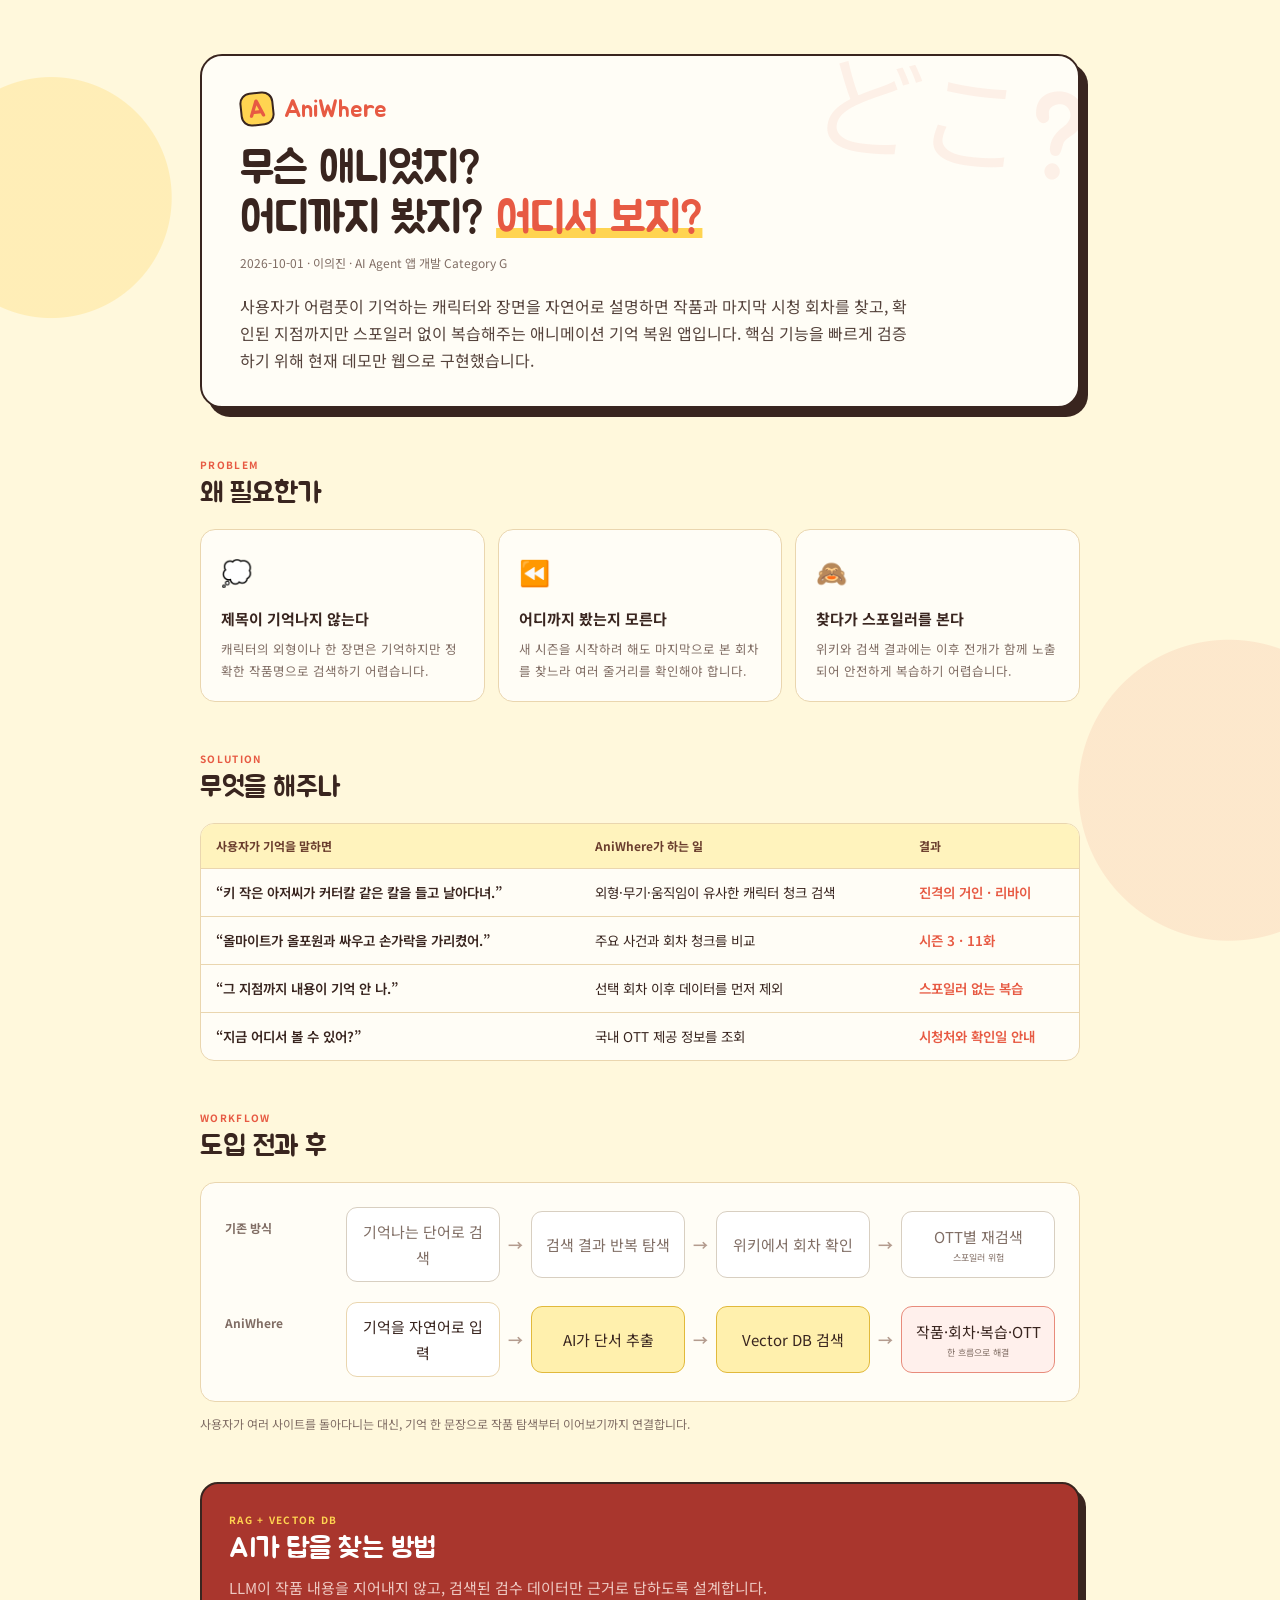
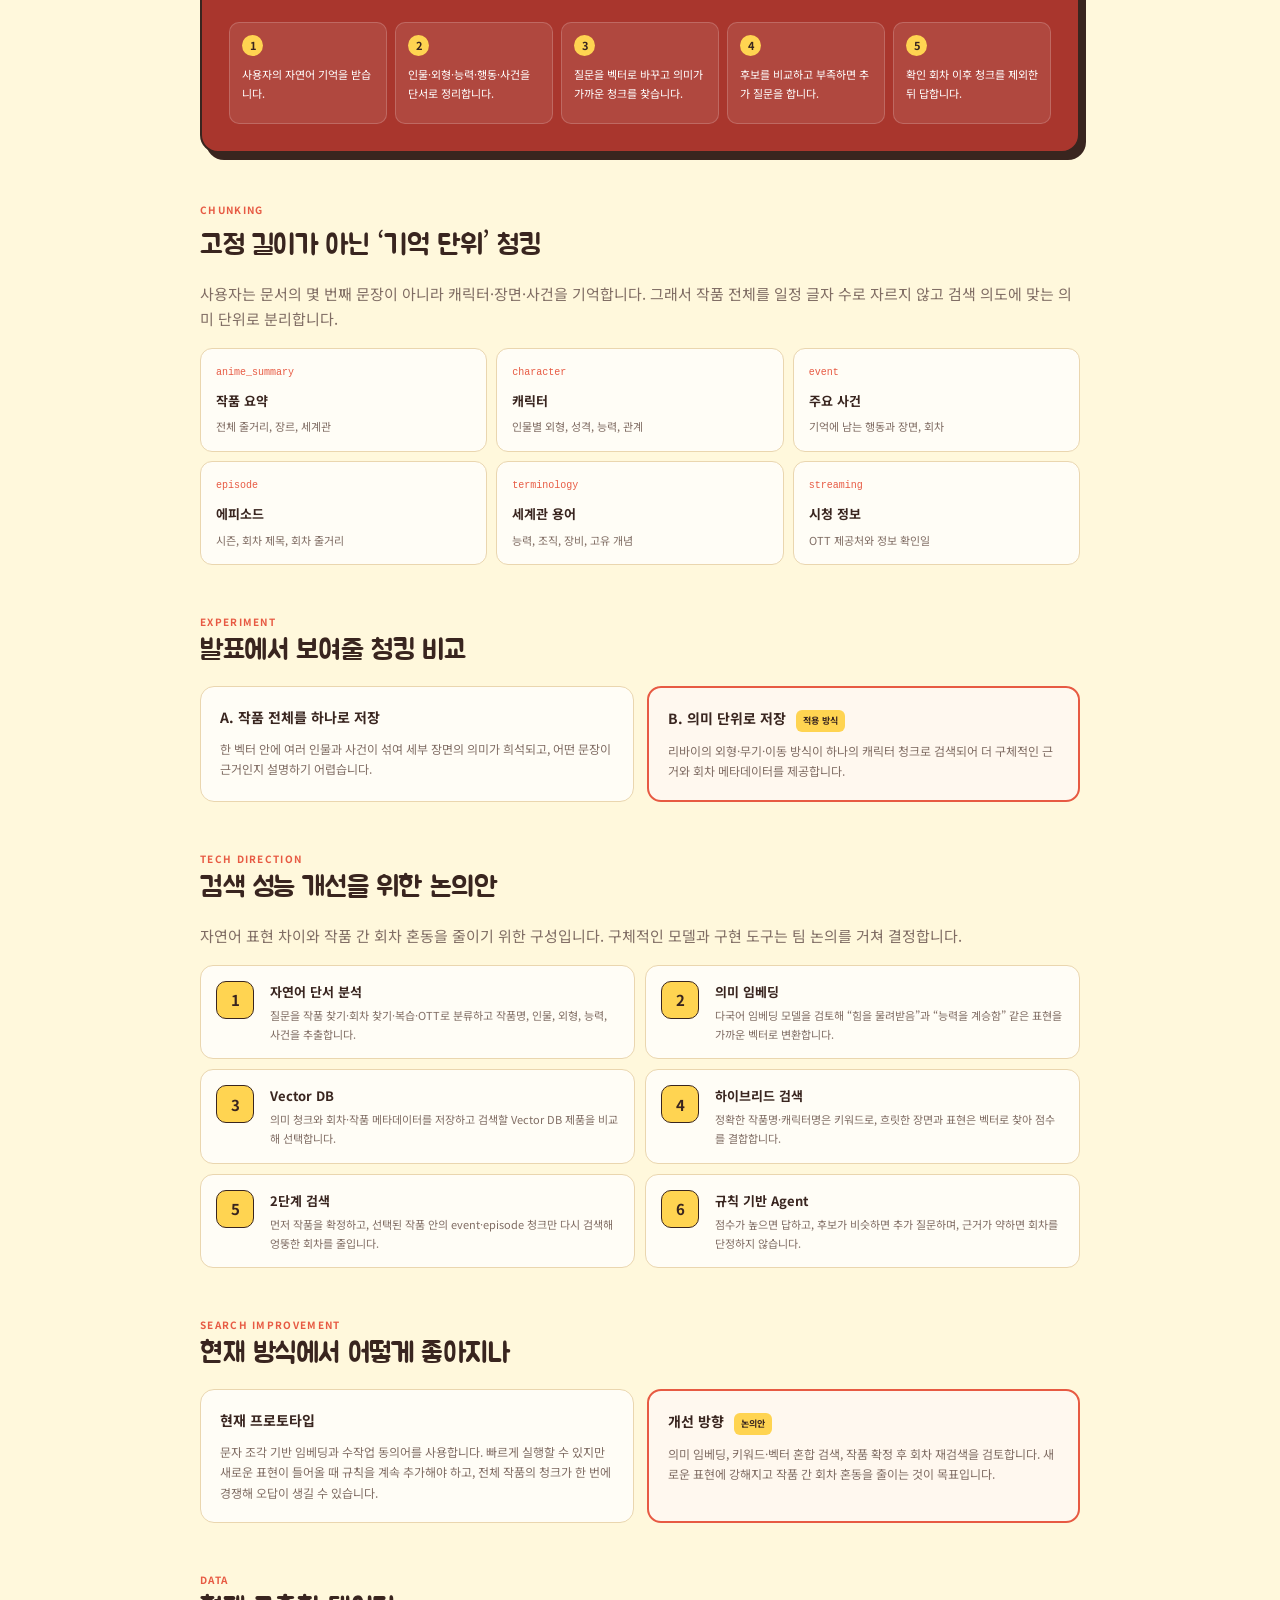
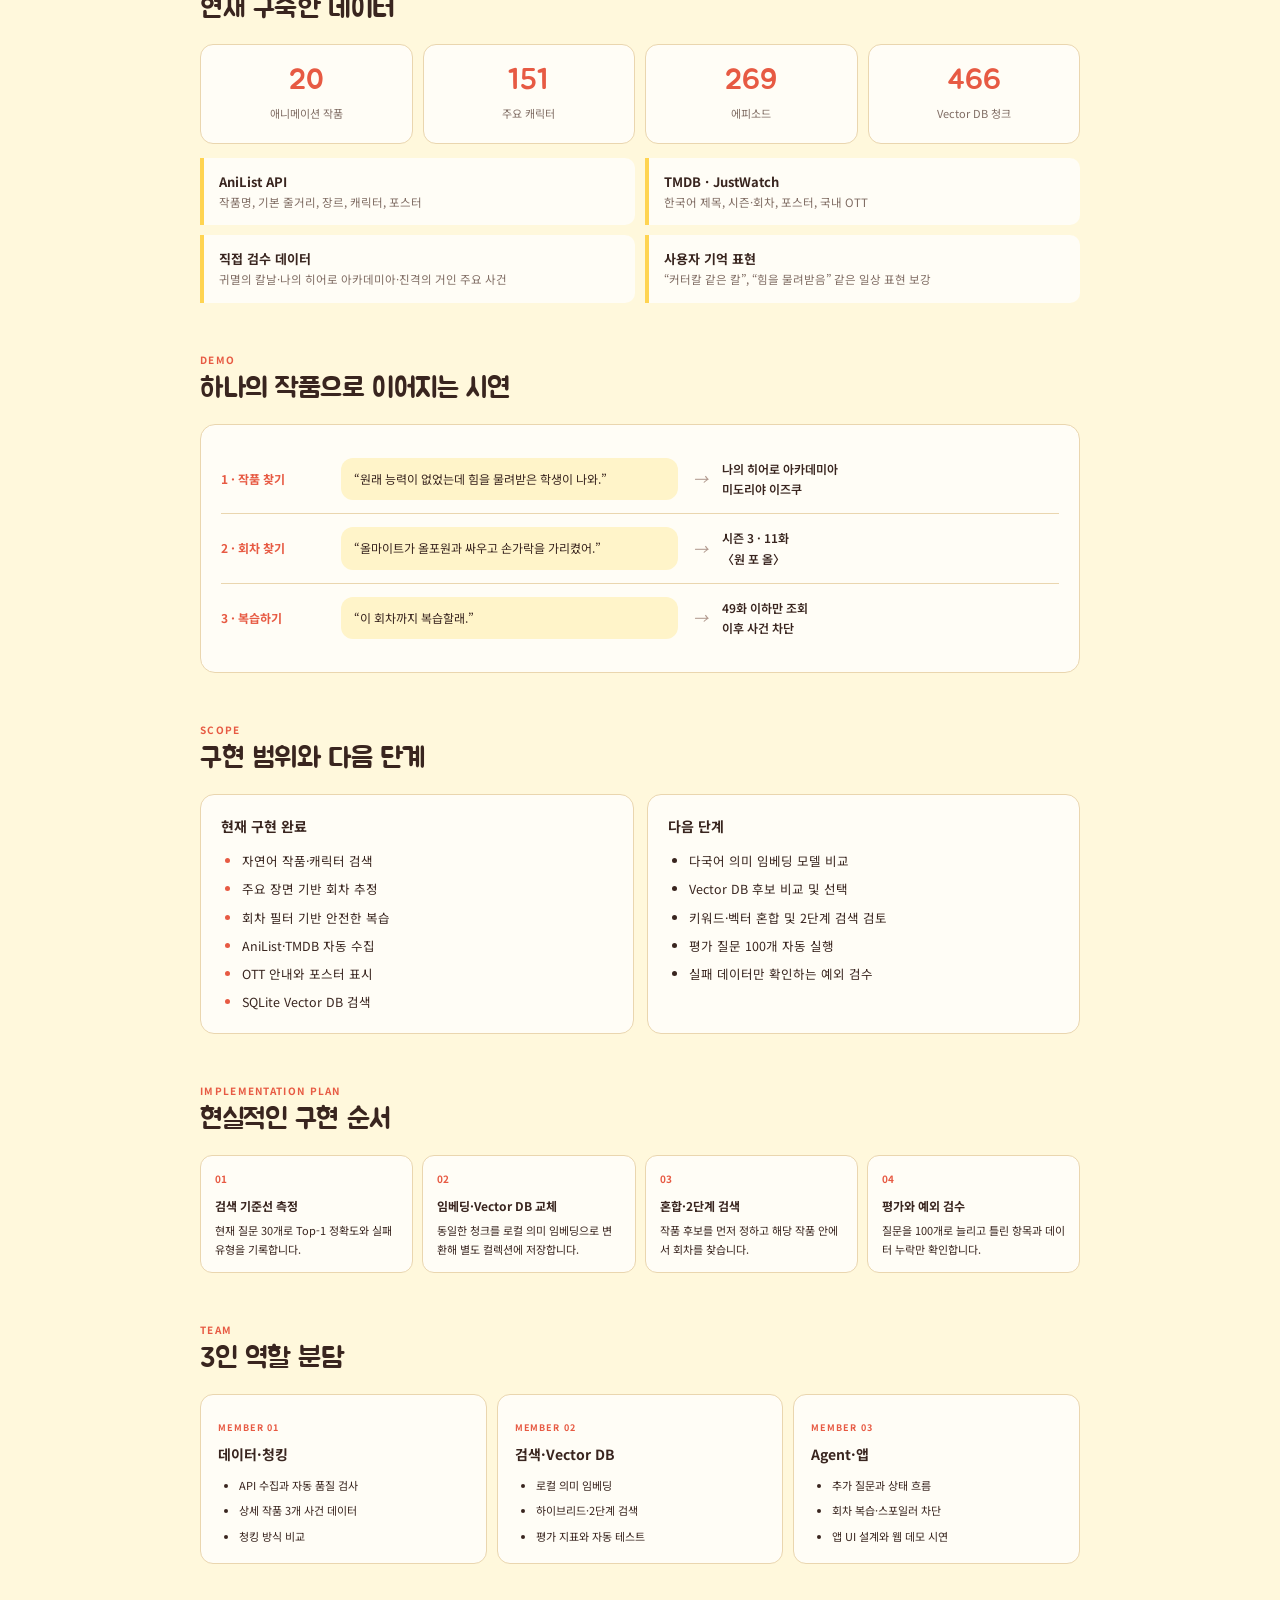
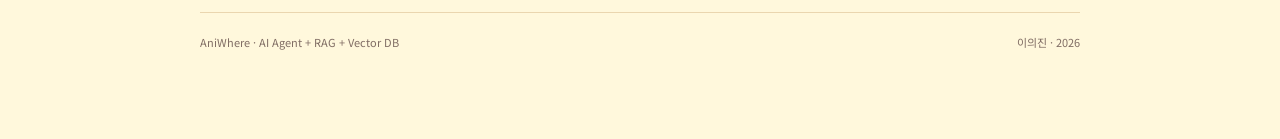
<file: docs/identity/AniWhere_에이전트_아이디어_이의진.html>
<!doctype html>
<html lang="ko">
<head>
<meta charset="UTF-8">
<meta name="viewport" content="width=device-width, initial-scale=1.0, viewport-fit=cover">
<title>AniWhere 에이전트 아이디어 · 이의진</title>
<link rel="preconnect" href="https://fonts.googleapis.com">
<link rel="preconnect" href="https://fonts.gstatic.com" crossorigin>
<link href="https://fonts.googleapis.com/css2?family=Jua&family=Noto+Sans+KR:wght@400;500;600;700&display=swap" rel="stylesheet">
<style>
:root {
  --bg:#fff8dc; --surface:#fffdf6; --ink:#39251f; --muted:#806d64; --line:#ead6af;
  --yellow:#ffd451; --coral:#e75a43; --red:#a9362d; --soft:#fff0ad; --brown:#6b3e2e;
  --sans:"Noto Sans KR","Apple SD Gothic Neo",sans-serif; --display:"Jua",var(--sans);
}
*{box-sizing:border-box}
html{scroll-behavior:smooth}
body{margin:0;background:var(--bg);color:var(--ink);font-family:var(--sans);font-size:15px;line-height:1.7;
  background-image:radial-gradient(circle at 4% 4%,rgba(255,196,35,.20) 0 120px,transparent 121px),radial-gradient(circle at 96% 16%,rgba(231,90,67,.10) 0 150px,transparent 151px)}
.wrap{width:min(880px,calc(100% - 32px));margin:auto;padding:54px 0 88px;display:grid;gap:48px}
header{position:relative;padding:36px 38px 32px;background:var(--surface);border:2px solid var(--ink);border-radius:22px;box-shadow:8px 9px 0 var(--ink);overflow:hidden}
header::after{content:"どこ?";position:absolute;right:-12px;top:-24px;font:110px var(--display);color:rgba(231,90,67,.08);transform:rotate(8deg)}
.brand{display:flex;align-items:center;gap:10px;color:var(--coral);font:25px var(--display)}
.mark{width:34px;height:34px;display:grid;place-items:center;background:var(--yellow);border:2px solid var(--ink);border-radius:11px;transform:rotate(-6deg)}
h1{font:44px/1.13 var(--display);letter-spacing:-.025em;margin:19px 0 9px;max-width:660px}
h1 em{font-style:normal;color:var(--coral);text-decoration:underline;text-decoration-color:var(--yellow);text-decoration-thickness:10px;text-underline-offset:-4px;text-decoration-skip-ink:none}
.meta{color:var(--muted);font-size:12px;margin:0 0 19px}.lead{font-size:16px;max-width:680px;margin:0;color:#55433c}
section{min-width:0}h2{font:28px var(--display);letter-spacing:-.015em;margin:0 0 17px}.kicker{display:block;color:var(--coral);font-size:10px;font-weight:700;letter-spacing:.13em;margin-bottom:4px}
p{margin:0}ul,ol{margin:0;padding-left:21px;display:grid;gap:7px}.muted{color:var(--muted)}
.cards{display:grid;grid-template-columns:repeat(3,1fr);gap:13px}.card{background:var(--surface);border:1px solid var(--line);border-radius:15px;padding:20px}.card b{display:block;font-size:15px;margin-bottom:7px}.card p{font-size:12.5px;color:var(--muted)}.card .icon{font-size:25px;margin-bottom:13px}
.table-wrap{overflow:auto;background:var(--surface);border:1px solid var(--line);border-radius:14px}table{border-collapse:collapse;width:100%;min-width:650px;font-size:13.5px}th,td{text-align:left;padding:12px 15px;border-bottom:1px solid var(--line);vertical-align:top}th{background:#fff3bd;color:var(--brown);font-size:12px}tr:last-child td{border:0}.query{font-weight:600}.answer{color:var(--coral);font-weight:600}
.flow{background:var(--surface);border:1px solid var(--line);border-radius:15px;padding:24px;display:grid;gap:20px}.flow-row{display:grid;grid-template-columns:105px 1fr;gap:16px;align-items:start}.flow-row>strong{font-size:12px;color:var(--muted);padding-top:11px}.nodes{display:flex;align-items:center;gap:8px}.node{flex:1;min-height:67px;border:1px solid var(--line);border-radius:11px;padding:11px;text-align:center;display:grid;place-items:center;background:#fff}.node small{display:block;color:var(--muted);font-size:9px}.node.old{border-color:#d8cfc1;color:#806e65}.node.ai{background:#fff0ad;border-color:#e1b93b}.node.result{background:#fff0ec;border-color:#e88b7b}.arrow{color:#b49c8f;font-weight:700}.caption{font-size:12px;color:var(--muted);margin-top:12px}
.rag{background:var(--red);color:white;border:2px solid var(--ink);border-radius:18px;padding:27px;box-shadow:6px 7px 0 var(--ink)}.rag h2{margin-bottom:8px}.rag>.muted{color:#eec9c2}.steps{counter-reset:step;list-style:none;padding:0;margin-top:21px;grid-template-columns:repeat(5,1fr);gap:8px}.steps li{counter-increment:step;background:rgba(255,255,255,.09);border:1px solid rgba(255,255,255,.18);border-radius:10px;padding:12px;font-size:11px;min-height:102px}.steps li::before{content:counter(step);display:grid;place-items:center;width:21px;height:21px;border-radius:50%;background:var(--yellow);color:var(--ink);font-weight:700;margin-bottom:9px}
.chunks{display:grid;grid-template-columns:repeat(3,1fr);gap:9px}.chunk{border:1px solid var(--line);background:var(--surface);border-radius:12px;padding:15px}.chunk code{display:block;color:var(--coral);font-size:10px;margin-bottom:6px}.chunk b{font-size:13px}.chunk p{font-size:11px;color:var(--muted);margin-top:5px}
.compare{display:grid;grid-template-columns:1fr 1fr;gap:13px}.compare>div{border:1px solid var(--line);border-radius:14px;padding:19px;background:var(--surface)}.compare>div:last-child{border:2px solid var(--coral);background:#fff8ef}.badge{display:inline-block;padding:3px 7px;background:var(--yellow);border-radius:6px;font-size:9px;font-weight:700;margin-left:6px}.compare h3{font-size:14px;margin:0 0 9px}.compare p{font-size:12px;color:var(--muted)}
.stats{display:grid;grid-template-columns:repeat(4,1fr);gap:10px}.stat{background:var(--surface);border:1px solid var(--line);border-radius:13px;padding:18px;text-align:center}.stat b{display:block;font:29px var(--display);color:var(--coral)}.stat span{font-size:11px;color:var(--muted)}
.source-list{margin-top:14px;display:grid;grid-template-columns:1fr 1fr;gap:10px}.source{border-left:4px solid var(--yellow);background:var(--surface);border-radius:0 10px 10px 0;padding:13px 15px}.source b{display:block;font-size:13px}.source p{font-size:11.5px;color:var(--muted)}
.scenario{background:var(--surface);border:1px solid var(--line);border-radius:15px;padding:20px}.scenario-row{display:grid;grid-template-columns:110px 1fr 24px 1fr;gap:10px;align-items:center;padding:13px 0;border-bottom:1px solid var(--line)}.scenario-row:last-child{border:0}.scenario-row>strong{font-size:12px;color:var(--coral)}.bubble{background:#fff4c9;border-radius:12px;padding:11px 13px;font-size:12px}.scenario-row i{text-align:center;color:#b0988d}.output{font-size:12px;font-weight:600}
.stack{display:grid;grid-template-columns:repeat(2,1fr);gap:10px}.stack-item{display:grid;grid-template-columns:42px 1fr;gap:12px;align-items:start;background:var(--surface);border:1px solid var(--line);border-radius:13px;padding:15px}.stack-item>span{width:38px;height:38px;display:grid;place-items:center;background:var(--yellow);border:1px solid var(--ink);border-radius:10px;font-weight:700}.stack-item b{display:block;font-size:13px;margin-bottom:3px}.stack-item p{font-size:11px;color:var(--muted)}
.decision{margin-top:14px;border:2px solid var(--coral);background:#fff8ef;border-radius:14px;padding:17px 19px}.decision b{display:block;color:var(--coral);font-size:13px;margin-bottom:4px}.decision p{font-size:12px}
.roadmap{counter-reset:road;list-style:none;padding:0;display:grid;grid-template-columns:repeat(4,1fr);gap:9px}.roadmap li{counter-increment:road;background:var(--surface);border:1px solid var(--line);border-radius:12px;padding:14px;font-size:11px;min-height:116px}.roadmap li::before{content:"0" counter(road);display:block;color:var(--coral);font-weight:700;font-size:10px;margin-bottom:9px}.roadmap b{display:block;font-size:12px;margin-bottom:5px}.roles{display:grid;grid-template-columns:repeat(3,1fr);gap:10px}.role{background:var(--surface);border:1px solid var(--line);border-radius:13px;padding:17px}.role>span{font-size:9px;color:var(--coral);font-weight:700;letter-spacing:.1em}.role h3{font-size:14px;margin:5px 0 9px}.role li{font-size:11px}
.scope{display:grid;grid-template-columns:1fr 1fr;gap:13px}.box{background:var(--surface);border:1px solid var(--line);border-radius:14px;padding:20px}.box h3{font-size:14px;margin:0 0 11px}.box li{font-size:12.5px}.done li::marker{color:var(--coral)}
footer{border-top:1px solid var(--line);padding-top:20px;display:flex;justify-content:space-between;color:var(--muted);font-size:11px}
@media(max-width:700px){h1{font-size:34px}.cards,.chunks,.stats,.stack{grid-template-columns:1fr 1fr}.steps,.roadmap{grid-template-columns:1fr}.nodes{display:grid;grid-template-columns:1fr}.arrow{transform:rotate(90deg);text-align:center}.flow-row{grid-template-columns:1fr}.compare,.source-list,.scope,.roles{grid-template-columns:1fr}.scenario-row{grid-template-columns:1fr}.scenario-row i{transform:rotate(90deg)}header{padding:28px 24px}.stat b{font-size:25px}}
@media print{body{background:white}.wrap{padding:20px 0}.rag{break-inside:avoid}section{break-inside:avoid}header{box-shadow:none}}
</style>
</head>
<body>
<main class="wrap">
  <header>
    <div class="brand"><span class="mark">A</span> AniWhere</div>
    <h1>무슨 애니였지?<br>어디까지 봤지? <em>어디서 보지?</em></h1>
    <p class="meta">2026-10-01 · 이의진 · AI Agent 앱 개발 Category G</p>
    <p class="lead">사용자가 어렴풋이 기억하는 캐릭터와 장면을 자연어로 설명하면 작품과 마지막 시청 회차를 찾고, 확인된 지점까지만 스포일러 없이 복습해주는 애니메이션 기억 복원 앱입니다. 핵심 기능을 빠르게 검증하기 위해 현재 데모만 웹으로 구현했습니다.</p>
  </header>

  <section>
    <span class="kicker">PROBLEM</span><h2>왜 필요한가</h2>
    <div class="cards">
      <article class="card"><div class="icon">💭</div><b>제목이 기억나지 않는다</b><p>캐릭터의 외형이나 한 장면은 기억하지만 정확한 작품명으로 검색하기 어렵습니다.</p></article>
      <article class="card"><div class="icon">⏪</div><b>어디까지 봤는지 모른다</b><p>새 시즌을 시작하려 해도 마지막으로 본 회차를 찾느라 여러 줄거리를 확인해야 합니다.</p></article>
      <article class="card"><div class="icon">🙈</div><b>찾다가 스포일러를 본다</b><p>위키와 검색 결과에는 이후 전개가 함께 노출되어 안전하게 복습하기 어렵습니다.</p></article>
    </div>
  </section>

  <section>
    <span class="kicker">SOLUTION</span><h2>무엇을 해주나</h2>
    <div class="table-wrap"><table>
      <tr><th>사용자가 기억을 말하면</th><th>AniWhere가 하는 일</th><th>결과</th></tr>
      <tr><td class="query">“키 작은 아저씨가 커터칼 같은 칼을 들고 날아다녀.”</td><td>외형·무기·움직임이 유사한 캐릭터 청크 검색</td><td class="answer">진격의 거인 · 리바이</td></tr>
      <tr><td class="query">“올마이트가 올포원과 싸우고 손가락을 가리켰어.”</td><td>주요 사건과 회차 청크를 비교</td><td class="answer">시즌 3 · 11화</td></tr>
      <tr><td class="query">“그 지점까지 내용이 기억 안 나.”</td><td>선택 회차 이후 데이터를 먼저 제외</td><td class="answer">스포일러 없는 복습</td></tr>
      <tr><td class="query">“지금 어디서 볼 수 있어?”</td><td>국내 OTT 제공 정보를 조회</td><td class="answer">시청처와 확인일 안내</td></tr>
    </table></div>
  </section>

  <section>
    <span class="kicker">WORKFLOW</span><h2>도입 전과 후</h2>
    <div class="flow">
      <div class="flow-row"><strong>기존 방식</strong><div class="nodes"><div class="node old">기억나는 단어로 검색</div><span class="arrow">→</span><div class="node old">검색 결과 반복 탐색</div><span class="arrow">→</span><div class="node old">위키에서 회차 확인</div><span class="arrow">→</span><div class="node old">OTT별 재검색<small>스포일러 위험</small></div></div></div>
      <div class="flow-row"><strong>AniWhere</strong><div class="nodes"><div class="node">기억을 자연어로 입력</div><span class="arrow">→</span><div class="node ai">AI가 단서 추출</div><span class="arrow">→</span><div class="node ai">Vector DB 검색</div><span class="arrow">→</span><div class="node result">작품·회차·복습·OTT<small>한 흐름으로 해결</small></div></div></div>
    </div>
    <p class="caption">사용자가 여러 사이트를 돌아다니는 대신, 기억 한 문장으로 작품 탐색부터 이어보기까지 연결합니다.</p>
  </section>

  <section class="rag">
    <span class="kicker" style="color:var(--yellow)">RAG + VECTOR DB</span><h2>AI가 답을 찾는 방법</h2>
    <p class="muted">LLM이 작품 내용을 지어내지 않고, 검색된 검수 데이터만 근거로 답하도록 설계합니다.</p>
    <ol class="steps"><li>사용자의 자연어 기억을 받습니다.</li><li>인물·외형·능력·행동·사건을 단서로 정리합니다.</li><li>질문을 벡터로 바꾸고 의미가 가까운 청크를 찾습니다.</li><li>후보를 비교하고 부족하면 추가 질문을 합니다.</li><li>확인 회차 이후 청크를 제외한 뒤 답합니다.</li></ol>
  </section>

  <section>
    <span class="kicker">CHUNKING</span><h2>고정 길이가 아닌 ‘기억 단위’ 청킹</h2>
    <p class="muted" style="margin-bottom:16px">사용자는 문서의 몇 번째 문장이 아니라 캐릭터·장면·사건을 기억합니다. 그래서 작품 전체를 일정 글자 수로 자르지 않고 검색 의도에 맞는 의미 단위로 분리합니다.</p>
    <div class="chunks">
      <div class="chunk"><code>anime_summary</code><b>작품 요약</b><p>전체 줄거리, 장르, 세계관</p></div>
      <div class="chunk"><code>character</code><b>캐릭터</b><p>인물별 외형, 성격, 능력, 관계</p></div>
      <div class="chunk"><code>event</code><b>주요 사건</b><p>기억에 남는 행동과 장면, 회차</p></div>
      <div class="chunk"><code>episode</code><b>에피소드</b><p>시즌, 회차 제목, 회차 줄거리</p></div>
      <div class="chunk"><code>terminology</code><b>세계관 용어</b><p>능력, 조직, 장비, 고유 개념</p></div>
      <div class="chunk"><code>streaming</code><b>시청 정보</b><p>OTT 제공처와 정보 확인일</p></div>
    </div>
  </section>

  <section>
    <span class="kicker">EXPERIMENT</span><h2>발표에서 보여줄 청킹 비교</h2>
    <div class="compare">
      <div><h3>A. 작품 전체를 하나로 저장</h3><p>한 벡터 안에 여러 인물과 사건이 섞여 세부 장면의 의미가 희석되고, 어떤 문장이 근거인지 설명하기 어렵습니다.</p></div>
      <div><h3>B. 의미 단위로 저장 <span class="badge">적용 방식</span></h3><p>리바이의 외형·무기·이동 방식이 하나의 캐릭터 청크로 검색되어 더 구체적인 근거와 회차 메타데이터를 제공합니다.</p></div>
    </div>
  </section>

  <section>
    <span class="kicker">TECH DIRECTION</span><h2>검색 성능 개선을 위한 논의안</h2>
    <p class="muted" style="margin-bottom:16px">자연어 표현 차이와 작품 간 회차 혼동을 줄이기 위한 구성입니다. 구체적인 모델과 구현 도구는 팀 논의를 거쳐 결정합니다.</p>
    <div class="stack">
      <div class="stack-item"><span>1</span><div><b>자연어 단서 분석</b><p>질문을 작품 찾기·회차 찾기·복습·OTT로 분류하고 작품명, 인물, 외형, 능력, 사건을 추출합니다.</p></div></div>
      <div class="stack-item"><span>2</span><div><b>의미 임베딩</b><p>다국어 임베딩 모델을 검토해 “힘을 물려받음”과 “능력을 계승함” 같은 표현을 가까운 벡터로 변환합니다.</p></div></div>
      <div class="stack-item"><span>3</span><div><b>Vector DB</b><p>의미 청크와 회차·작품 메타데이터를 저장하고 검색할 Vector DB 제품을 비교해 선택합니다.</p></div></div>
      <div class="stack-item"><span>4</span><div><b>하이브리드 검색</b><p>정확한 작품명·캐릭터명은 키워드로, 흐릿한 장면과 표현은 벡터로 찾아 점수를 결합합니다.</p></div></div>
      <div class="stack-item"><span>5</span><div><b>2단계 검색</b><p>먼저 작품을 확정하고, 선택된 작품 안의 event·episode 청크만 다시 검색해 엉뚱한 회차를 줄입니다.</p></div></div>
      <div class="stack-item"><span>6</span><div><b>규칙 기반 Agent</b><p>점수가 높으면 답하고, 후보가 비슷하면 추가 질문하며, 근거가 약하면 회차를 단정하지 않습니다.</p></div></div>
    </div>
  </section>

  <section>
    <span class="kicker">SEARCH IMPROVEMENT</span><h2>현재 방식에서 어떻게 좋아지나</h2>
    <div class="compare">
      <div><h3>현재 프로토타입</h3><p>문자 조각 기반 임베딩과 수작업 동의어를 사용합니다. 빠르게 실행할 수 있지만 새로운 표현이 들어올 때 규칙을 계속 추가해야 하고, 전체 작품의 청크가 한 번에 경쟁해 오답이 생길 수 있습니다.</p></div>
      <div><h3>개선 방향 <span class="badge">논의안</span></h3><p>의미 임베딩, 키워드·벡터 혼합 검색, 작품 확정 후 회차 재검색을 검토합니다. 새로운 표현에 강해지고 작품 간 회차 혼동을 줄이는 것이 목표입니다.</p></div>
    </div>
  </section>

  <section>
    <span class="kicker">DATA</span><h2>현재 구축한 데이터</h2>
    <div class="stats"><div class="stat"><b>20</b><span>애니메이션 작품</span></div><div class="stat"><b>151</b><span>주요 캐릭터</span></div><div class="stat"><b>269</b><span>에피소드</span></div><div class="stat"><b>466</b><span>Vector DB 청크</span></div></div>
    <div class="source-list">
      <div class="source"><b>AniList API</b><p>작품명, 기본 줄거리, 장르, 캐릭터, 포스터</p></div>
      <div class="source"><b>TMDB · JustWatch</b><p>한국어 제목, 시즌·회차, 포스터, 국내 OTT</p></div>
      <div class="source"><b>직접 검수 데이터</b><p>귀멸의 칼날·나의 히어로 아카데미아·진격의 거인 주요 사건</p></div>
      <div class="source"><b>사용자 기억 표현</b><p>“커터칼 같은 칼”, “힘을 물려받음” 같은 일상 표현 보강</p></div>
    </div>
  </section>

  <section>
    <span class="kicker">DEMO</span><h2>하나의 작품으로 이어지는 시연</h2>
    <div class="scenario">
      <div class="scenario-row"><strong>1 · 작품 찾기</strong><div class="bubble">“원래 능력이 없었는데 힘을 물려받은 학생이 나와.”</div><i>→</i><div class="output">나의 히어로 아카데미아<br>미도리야 이즈쿠</div></div>
      <div class="scenario-row"><strong>2 · 회차 찾기</strong><div class="bubble">“올마이트가 올포원과 싸우고 손가락을 가리켰어.”</div><i>→</i><div class="output">시즌 3 · 11화<br>〈원 포 올〉</div></div>
      <div class="scenario-row"><strong>3 · 복습하기</strong><div class="bubble">“이 회차까지 복습할래.”</div><i>→</i><div class="output">49화 이하만 조회<br>이후 사건 차단</div></div>
    </div>
  </section>

  <section>
    <span class="kicker">SCOPE</span><h2>구현 범위와 다음 단계</h2>
    <div class="scope">
      <div class="box"><h3>현재 구현 완료</h3><ul class="done"><li>자연어 작품·캐릭터 검색</li><li>주요 장면 기반 회차 추정</li><li>회차 필터 기반 안전한 복습</li><li>AniList·TMDB 자동 수집</li><li>OTT 안내와 포스터 표시</li><li>SQLite Vector DB 검색</li></ul></div>
      <div class="box"><h3>다음 단계</h3><ul><li>다국어 의미 임베딩 모델 비교</li><li>Vector DB 후보 비교 및 선택</li><li>키워드·벡터 혼합 및 2단계 검색 검토</li><li>평가 질문 100개 자동 실행</li><li>실패 데이터만 확인하는 예외 검수</li></ul></div>
    </div>
  </section>

  <section>
    <span class="kicker">IMPLEMENTATION PLAN</span><h2>현실적인 구현 순서</h2>
    <ol class="roadmap">
      <li><b>검색 기준선 측정</b>현재 질문 30개로 Top-1 정확도와 실패 유형을 기록합니다.</li>
      <li><b>임베딩·Vector DB 교체</b>동일한 청크를 로컬 의미 임베딩으로 변환해 별도 컬렉션에 저장합니다.</li>
      <li><b>혼합·2단계 검색</b>작품 후보를 먼저 정하고 해당 작품 안에서 회차를 찾습니다.</li>
      <li><b>평가와 예외 검수</b>질문을 100개로 늘리고 틀린 항목과 데이터 누락만 확인합니다.</li>
    </ol>
  </section>

  <section>
    <span class="kicker">TEAM</span><h2>3인 역할 분담</h2>
    <div class="roles">
      <article class="role"><span>MEMBER 01</span><h3>데이터·청킹</h3><ul><li>API 수집과 자동 품질 검사</li><li>상세 작품 3개 사건 데이터</li><li>청킹 방식 비교</li></ul></article>
      <article class="role"><span>MEMBER 02</span><h3>검색·Vector DB</h3><ul><li>로컬 의미 임베딩</li><li>하이브리드·2단계 검색</li><li>평가 지표와 자동 테스트</li></ul></article>
      <article class="role"><span>MEMBER 03</span><h3>Agent·앱</h3><ul><li>추가 질문과 상태 흐름</li><li>회차 복습·스포일러 차단</li><li>앱 UI 설계와 웹 데모 시연</li></ul></article>
    </div>
  </section>

  <footer><span>AniWhere · AI Agent + RAG + Vector DB</span><span>이의진 · 2026</span></footer>
</main>
</body>
</html>
</file>
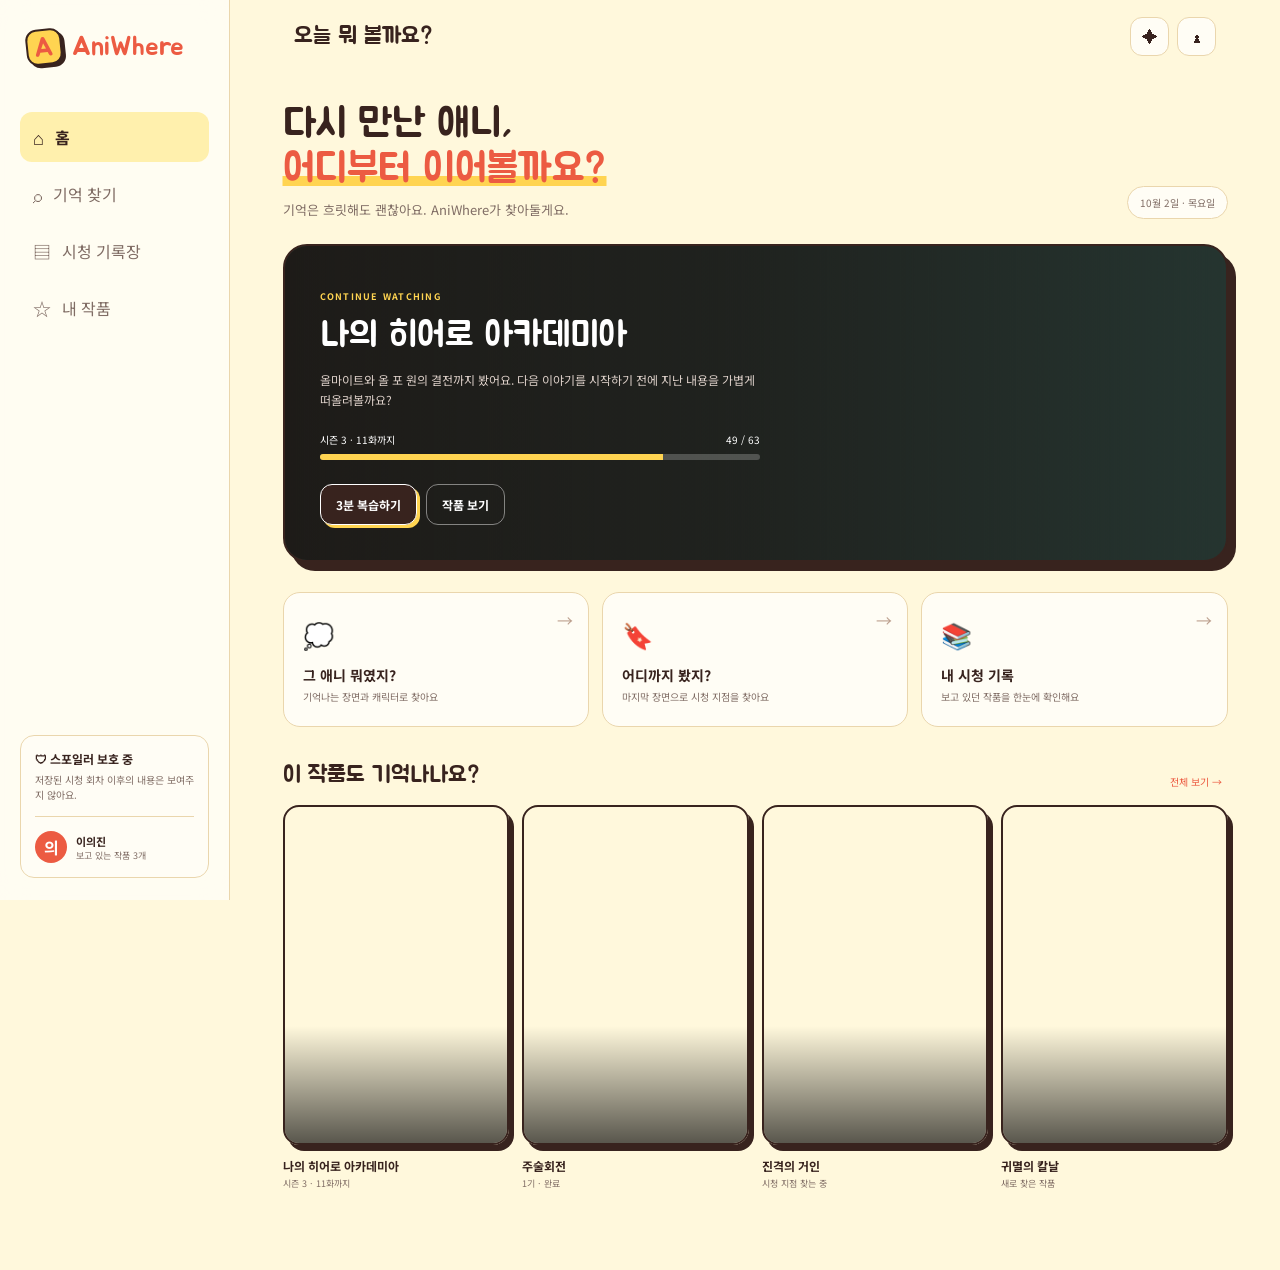
<file: docs/ui/AniWhere_UI_Prototype.html>
<!doctype html>
<html lang="ko">
<head>
<meta charset="UTF-8">
<meta name="viewport" content="width=device-width,initial-scale=1,viewport-fit=cover">
<title>AniWhere · App UI Prototype</title>
<link rel="preconnect" href="https://fonts.googleapis.com">
<link rel="preconnect" href="https://fonts.gstatic.com" crossorigin>
<link href="https://fonts.googleapis.com/css2?family=Jua&family=Noto+Sans+KR:wght@400;500;600;700&display=swap" rel="stylesheet">
<style>
:root{--bg:#fff8dc;--paper:#fffdf5;--ink:#38231e;--muted:#806d65;--line:#ead6ad;--yellow:#ffd451;--coral:#ec5b42;--red:#9e332b;--peach:#ffddd2;--mint:#cce8d5;--shadow:0 14px 34px rgba(91,46,28,.10);--display:'Jua',sans-serif;--body:'Noto Sans KR',sans-serif}
*{box-sizing:border-box}html,body{margin:0;min-height:100%;background:var(--bg);color:var(--ink);font-family:var(--body)}button,input,textarea{font:inherit;color:inherit}.app{min-height:100vh;display:grid;grid-template-columns:230px 1fr}.sidebar{position:sticky;top:0;height:100vh;padding:28px 20px 22px;border-right:1px solid var(--line);background:rgba(255,253,245,.88);backdrop-filter:blur(16px);display:flex;flex-direction:column;z-index:20}.logo{border:0;background:none;display:flex;align-items:center;gap:10px;font:27px var(--display);color:var(--coral);cursor:pointer}.logo-mark{width:36px;height:36px;background:var(--yellow);border:2px solid var(--ink);border-radius:11px;display:grid;place-items:center;transform:rotate(-6deg);box-shadow:3px 3px 0 var(--ink)}.nav{display:grid;gap:7px;margin-top:46px}.nav button{border:0;background:transparent;text-align:left;padding:12px 13px;border-radius:12px;color:var(--muted);cursor:pointer;display:flex;gap:11px;align-items:center}.nav button span{font-size:18px}.nav button.active{background:#fff0ad;color:var(--ink);font-weight:700}.sidebar-note{margin-top:auto;border:1px solid var(--line);background:var(--paper);border-radius:14px;padding:14px}.sidebar-note b{display:block;font-size:12px}.sidebar-note p{font-size:10px;color:var(--muted);line-height:1.5;margin:5px 0 0}.avatar{display:flex;gap:9px;align-items:center;margin-top:14px;padding-top:14px;border-top:1px solid var(--line)}.avatar i{width:32px;height:32px;border-radius:50%;background:var(--coral);color:white;display:grid;place-items:center;font-style:normal;font-weight:700}.avatar b{font-size:11px}.avatar small{display:block;font-size:9px;color:var(--muted)}
.main{min-width:0}.topbar{height:72px;padding:0 5vw;display:flex;align-items:center;justify-content:space-between}.topbar h1{font:23px var(--display);margin:0}.topbar-actions{display:flex;gap:8px}.icon-btn{width:39px;height:39px;border:1px solid var(--line);background:var(--paper);border-radius:12px;cursor:pointer}.content{width:min(1100px,90%);margin:auto;padding:16px 0 80px}.screen{display:none;animation:in .28s ease}.screen.active{display:block}@keyframes in{from{opacity:0;transform:translateY(7px)}to{opacity:1;transform:none}}
.hello{display:flex;justify-content:space-between;align-items:end;margin:14px 0 25px}.hello h2{font:40px/1.12 var(--display);margin:0}.hello h2 em{font-style:normal;color:var(--coral);text-decoration:underline;text-decoration-color:var(--yellow);text-decoration-thickness:10px;text-underline-offset:-5px;text-decoration-skip-ink:none}.hello p{color:var(--muted);font-size:13px;margin:8px 0 0}.date-pill{background:var(--paper);border:1px solid var(--line);padding:8px 12px;border-radius:20px;font-size:10px;color:var(--muted)}
.continue-card{min-height:300px;border:2px solid var(--ink);border-radius:24px;overflow:hidden;position:relative;color:white;box-shadow:8px 9px 0 var(--ink);background:#263833}.continue-bg{position:absolute;inset:0;background-image:linear-gradient(90deg,rgba(29,26,23,.96) 0%,rgba(29,26,23,.73) 48%,rgba(29,26,23,.12)),url('https://image.tmdb.org/t/p/original/9n2tJBplPbgR2ca05hS5CKXwP2c.jpg');background-size:cover;background-position:center}.continue-copy{position:relative;padding:35px;max-width:510px}.label{font-size:9px;font-weight:700;letter-spacing:.14em;color:var(--yellow)}.continue-copy h3{font:35px var(--display);margin:9px 0 2px}.continue-copy>p{font-size:12px;color:#ddd0c9;line-height:1.7}.progress-head{display:flex;justify-content:space-between;font-size:10px;margin-top:22px}.progress{height:6px;background:rgba(255,255,255,.22);border-radius:5px;margin-top:7px;overflow:hidden}.progress i{display:block;height:100%;width:78%;background:var(--yellow)}.actions{display:flex;gap:9px;margin-top:24px}.btn{border:1.5px solid var(--ink);background:var(--paper);border-radius:12px;padding:11px 15px;font-weight:700;font-size:12px;cursor:pointer;box-shadow:3px 3px 0 var(--ink)}.btn.primary{background:var(--coral);color:white}.btn.yellow{background:var(--yellow)}.btn.dark{background:var(--ink);color:white;border-color:white;box-shadow:3px 3px 0 var(--yellow)}.btn.ghost{background:transparent;color:white;border-color:rgba(255,255,255,.45);box-shadow:none}.btn:active{transform:translate(2px,2px);box-shadow:none}
.quick{display:grid;grid-template-columns:repeat(3,1fr);gap:13px;margin-top:30px}.quick-card{border:1px solid var(--line);background:var(--paper);border-radius:17px;padding:19px;text-align:left;cursor:pointer;position:relative;overflow:hidden;min-height:135px}.quick-card:hover{transform:translateY(-2px);box-shadow:var(--shadow)}.quick-card>span{font-size:25px}.quick-card b{display:block;font-size:14px;margin:13px 0 4px}.quick-card p{font-size:10px;color:var(--muted);margin:0}.quick-card i{position:absolute;right:15px;top:15px;font-style:normal;color:#bc9f8d}.section-head{display:flex;justify-content:space-between;align-items:end;margin:34px 0 15px}.section-head h3{font:23px var(--display);margin:0}.section-head button{border:0;background:none;color:var(--coral);font-size:10px;cursor:pointer}.poster-row{display:grid;grid-template-columns:repeat(4,1fr);gap:13px}.poster-card{cursor:pointer}.poster{aspect-ratio:2/3;border:2px solid var(--ink);border-radius:16px;background-size:cover;background-position:center;box-shadow:5px 6px 0 var(--ink);position:relative;overflow:hidden}.poster:after{content:"";position:absolute;inset:auto 0 0;height:35%;background:linear-gradient(transparent,rgba(0,0,0,.65))}.poster-card h4{margin:12px 0 3px;font-size:12px}.poster-card p{font-size:9px;color:var(--muted);margin:0}
.search-hero{text-align:center;padding:30px 0 21px}.search-hero .magnify{display:grid;place-items:center;width:55px;height:55px;margin:auto;background:var(--yellow);border:2px solid var(--ink);border-radius:18px;box-shadow:4px 4px 0 var(--ink);font-size:26px;transform:rotate(-4deg)}.search-hero h2{font:36px var(--display);margin:18px 0 7px}.search-hero p{color:var(--muted);font-size:12px}.mode-tabs{display:flex;width:max-content;margin:22px auto 12px;background:#f1dfad;border-radius:13px;padding:4px}.mode-tabs button{border:0;background:transparent;padding:9px 15px;border-radius:9px;font-size:11px;cursor:pointer}.mode-tabs button.active{background:var(--paper);font-weight:700;box-shadow:0 3px 8px rgba(70,40,25,.12)}.memory-form{width:min(720px,100%);margin:auto;background:var(--paper);border:2px solid var(--ink);border-radius:20px;padding:17px;box-shadow:7px 8px 0 var(--ink)}.memory-form textarea{width:100%;min-height:95px;border:0;resize:none;background:none;outline:0;font-size:15px;line-height:1.7}.memory-foot{display:flex;justify-content:space-between;align-items:center;border-top:1px solid var(--line);padding-top:12px}.memory-foot span{font-size:10px;color:var(--muted)}.examples{display:flex;justify-content:center;flex-wrap:wrap;gap:7px;margin-top:21px}.examples button{border:1px solid #e1c470;background:#fff0ad;border-radius:20px;padding:8px 11px;font-size:10px;cursor:pointer}
.search-result{display:none;width:min(820px,100%);margin:30px auto 0}.search-result.show{display:block;animation:in .35s}.clue-strip{display:flex;align-items:center;gap:7px;flex-wrap:wrap;margin-bottom:15px}.clue-strip>span:first-child{font-size:10px;color:var(--muted);margin-right:4px}.clue{background:#fff0ad;border-radius:15px;padding:6px 9px;font-size:10px}.match-card{display:grid;grid-template-columns:170px 1fr;gap:24px;background:var(--paper);border:2px solid var(--ink);border-radius:20px;padding:18px;box-shadow:7px 8px 0 var(--ink)}.match-card .poster{box-shadow:none}.match-info{padding:7px 7px 4px 0}.found{font-size:10px;color:var(--coral);font-weight:700}.match-info h3{font:29px var(--display);margin:8px 0 0}.match-info .en{font-size:10px;color:var(--muted)}.character{margin:14px 0;background:#fff0ad;border-radius:10px;padding:11px;font-size:11px}.reasons{display:grid;grid-template-columns:1fr 1fr;gap:6px}.reason{border:1px solid var(--line);border-radius:8px;padding:8px;font-size:10px}.match-actions{display:flex;gap:8px;margin-top:17px}
.detail-hero{border-radius:24px;min-height:350px;position:relative;overflow:hidden;color:white;border:2px solid var(--ink);box-shadow:8px 9px 0 var(--ink)}.detail-bg{position:absolute;inset:0;background-image:linear-gradient(90deg,rgba(23,25,22,.96),rgba(23,25,22,.70) 55%,rgba(23,25,22,.05)),url('https://image.tmdb.org/t/p/original/9n2tJBplPbgR2ca05hS5CKXwP2c.jpg');background-size:cover;background-position:center}.detail-copy{position:relative;padding:40px;max-width:600px}.detail-copy h2{font:39px var(--display);margin:10px 0 3px}.detail-copy .genres{display:flex;gap:6px;margin:13px 0}.genres span{border:1px solid rgba(255,255,255,.35);border-radius:14px;padding:5px 8px;font-size:9px}.detail-copy p{color:#d8ceca;font-size:12px;line-height:1.8}.bookmark{position:absolute;right:35px;top:0;width:55px;height:75px;background:var(--yellow);color:var(--ink);clip-path:polygon(0 0,100% 0,100% 100%,50% 80%,0 100%);display:grid;place-items:center;font-size:20px}.detail-grid{display:grid;grid-template-columns:1.4fr .8fr;gap:15px;margin-top:26px}.panel{background:var(--paper);border:1px solid var(--line);border-radius:17px;padding:21px}.panel h3{font:21px var(--display);margin:0 0 14px}.watchpoint{background:#fff0ad;border-radius:13px;padding:15px;display:flex;justify-content:space-between;align-items:center}.watchpoint strong{font-size:13px}.watchpoint small{display:block;color:var(--muted);font-size:9px}.watchpoint b{font:25px var(--display);color:var(--coral)}.panel-actions{display:grid;grid-template-columns:1fr 1fr;gap:8px;margin-top:13px}.people{display:flex}.people i{width:39px;height:39px;border-radius:50%;border:3px solid var(--paper);background:var(--peach);display:grid;place-items:center;font-style:normal;font-size:10px;margin-left:-7px}.people i:first-child{margin-left:0}.ott{display:flex;gap:6px;flex-wrap:wrap}.ott span{background:#f2e7ca;border-radius:18px;padding:7px 10px;font-size:10px}
.recap-top{display:flex;justify-content:space-between;align-items:end;margin-bottom:20px}.recap-top h2{font:36px var(--display);margin:5px 0}.safe{background:var(--mint);border:1px solid #98c9a7;border-radius:12px;padding:10px 13px;font-size:10px}.recap-layout{display:grid;grid-template-columns:210px 1fr;gap:16px}.recap-menu{display:grid;gap:7px;align-content:start}.recap-menu button{border:1px solid var(--line);background:var(--paper);border-radius:11px;padding:12px;text-align:left;font-size:11px;cursor:pointer}.recap-menu button.active{background:var(--yellow);border-color:var(--ink);font-weight:700}.story{background:var(--paper);border:1px solid var(--line);border-radius:17px;padding:25px}.story h3{font:24px var(--display);margin:0 0 7px}.story>p{font-size:12px;line-height:1.9;color:#604f48}.timeline{margin-top:24px}.event{display:grid;grid-template-columns:54px 1fr;gap:11px;padding-bottom:18px;position:relative}.event:not(:last-child):before{content:"";position:absolute;left:24px;top:27px;bottom:0;border-left:1px dashed #d2b88d}.event>span{width:49px;height:26px;background:#fff0ad;border-radius:14px;display:grid;place-items:center;font-size:9px;font-weight:700;z-index:1}.event b{font-size:11px}.event p{font-size:10px;color:var(--muted);line-height:1.6;margin:4px 0}.locked{margin-top:6px;border:1px dashed #d4b0aa;background:#fff2ef;border-radius:11px;padding:13px;text-align:center;color:#a36c63;font-size:10px}
.library-head{display:flex;justify-content:space-between;align-items:end;margin-bottom:23px}.library-head h2{font:37px var(--display);margin:0}.library-head p{font-size:11px;color:var(--muted);margin:6px 0}.filter{display:flex;gap:5px}.filter button{border:1px solid var(--line);background:var(--paper);border-radius:18px;padding:7px 10px;font-size:9px}.filter button.active{background:var(--ink);color:white}.library-list{display:grid;gap:11px}.record{display:grid;grid-template-columns:74px 1fr auto;gap:15px;align-items:center;background:var(--paper);border:1px solid var(--line);border-radius:15px;padding:11px}.record-img{width:74px;aspect-ratio:2/3;border-radius:10px;background-size:cover;background-position:center}.record h3{font-size:14px;margin:0 0 4px}.record p{font-size:10px;color:var(--muted);margin:0}.mini-progress{height:5px;background:#eee0be;border-radius:4px;margin-top:11px;overflow:hidden;max-width:340px}.mini-progress i{display:block;height:100%;background:var(--coral)}.record-actions{display:flex;gap:6px}.record-actions button{border:1px solid var(--line);background:white;border-radius:9px;padding:8px 10px;font-size:9px;cursor:pointer}
.toast{position:fixed;bottom:25px;left:50%;transform:translate(-50%,30px);background:var(--ink);color:white;border-radius:12px;padding:11px 16px;font-size:10px;opacity:0;transition:.2s;z-index:50}.toast.show{opacity:1;transform:translate(-50%,0)}.bottom-nav{display:none}
@media(max-width:800px){.app{display:block}.sidebar{display:none}.topbar{padding:0 18px;height:62px}.content{width:calc(100% - 28px);padding-bottom:95px}.hello{display:block}.hello h2{font-size:32px}.date-pill{display:none}.continue-card{min-height:365px}.continue-bg{background-image:linear-gradient(0deg,rgba(29,26,23,.98),rgba(29,26,23,.18)),url('https://image.tmdb.org/t/p/original/9n2tJBplPbgR2ca05hS5CKXwP2c.jpg')}.continue-copy{padding:25px;position:absolute;bottom:0}.quick{grid-template-columns:1fr}.poster-row{display:flex;overflow:auto;padding:0 5px 10px}.poster-card{min-width:145px}.match-card{grid-template-columns:110px 1fr;gap:15px}.reasons{grid-template-columns:1fr}.detail-copy{padding:28px 22px}.detail-copy h2{font-size:30px}.detail-grid,.recap-layout{grid-template-columns:1fr}.recap-menu{display:flex;overflow:auto}.recap-menu button{white-space:nowrap}.library-head{display:block}.record{grid-template-columns:62px 1fr}.record-img{width:62px}.record-actions{grid-column:2}.bottom-nav{position:fixed;z-index:30;bottom:0;left:0;right:0;height:72px;padding:7px 10px max(7px,env(safe-area-inset-bottom));background:rgba(255,253,245,.95);border-top:1px solid var(--line);backdrop-filter:blur(14px);display:grid;grid-template-columns:repeat(4,1fr)}.bottom-nav button{border:0;background:none;font-size:9px;color:var(--muted);display:grid;place-items:center;gap:2px}.bottom-nav button span{font-size:19px}.bottom-nav button.active{color:var(--coral);font-weight:700}}
</style>
</head>
<body>
<div class="app">
  <aside class="sidebar">
    <button class="logo" data-screen="home"><span class="logo-mark">A</span>AniWhere</button>
    <nav class="nav">
      <button class="active" data-screen="home"><span>⌂</span> 홈</button>
      <button data-screen="discover"><span>⌕</span> 기억 찾기</button>
      <button data-screen="library"><span>▤</span> 시청 기록장</button>
      <button data-screen="detail"><span>☆</span> 내 작품</button>
    </nav>
    <div class="sidebar-note"><b>🛡 스포일러 보호 중</b><p>저장된 시청 회차 이후의 내용은 보여주지 않아요.</p><div class="avatar"><i>의</i><div><b>이의진</b><small>보고 있는 작품 3개</small></div></div></div>
  </aside>
  <main class="main">
    <header class="topbar"><h1 id="page-title">오늘 뭐 볼까요?</h1><div class="topbar-actions"><button class="icon-btn" id="theme-fun">✦</button><button class="icon-btn">♟</button></div></header>
    <div class="content">
      <section class="screen active" id="home">
        <div class="hello"><div><h2>다시 만난 애니,<br><em>어디부터 이어볼까요?</em></h2><p>기억은 흐릿해도 괜찮아요. AniWhere가 찾아둘게요.</p></div><span class="date-pill">10월 2일 · 목요일</span></div>
        <article class="continue-card"><div class="continue-bg"></div><div class="continue-copy"><span class="label">CONTINUE WATCHING</span><h3>나의 히어로 아카데미아</h3><p>올마이트와 올 포 원의 결전까지 봤어요. 다음 이야기를 시작하기 전에 지난 내용을 가볍게 떠올려볼까요?</p><div class="progress-head"><span>시즌 3 · 11화까지</span><span>49 / 63</span></div><div class="progress"><i></i></div><div class="actions"><button class="btn dark" data-screen="recap">3분 복습하기</button><button class="btn ghost" data-screen="detail">작품 보기</button></div></div></article>
        <div class="quick"><button class="quick-card" data-screen="discover"><span>💭</span><b>그 애니 뭐였지?</b><p>기억나는 장면과 캐릭터로 찾아요</p><i>→</i></button><button class="quick-card" data-screen="discover"><span>🔖</span><b>어디까지 봤지?</b><p>마지막 장면으로 시청 지점을 찾아요</p><i>→</i></button><button class="quick-card" data-screen="library"><span>📚</span><b>내 시청 기록</b><p>보고 있던 작품을 한눈에 확인해요</p><i>→</i></button></div>
        <div class="section-head"><h3>이 작품도 기억나나요?</h3><button data-screen="library">전체 보기 →</button></div>
        <div class="poster-row">
          <article class="poster-card" data-screen="detail"><div class="poster" style="background-image:url('https://image.tmdb.org/t/p/w500/wiXNjJaSSpnhPPa4N6APqpyVNBy.jpg')"></div><h4>나의 히어로 아카데미아</h4><p>시즌 3 · 11화까지</p></article>
          <article class="poster-card"><div class="poster" style="background-image:url('https://image.tmdb.org/t/p/w500/pnn223i9v5kfYku6TbqdSbPePJp.jpg')"></div><h4>주술회전</h4><p>1기 · 완료</p></article>
          <article class="poster-card"><div class="poster" style="background-image:url('https://image.tmdb.org/t/p/w500/kTYFXRdvo7GZWULKjeD4YZ929NC.jpg')"></div><h4>진격의 거인</h4><p>시청 지점 찾는 중</p></article>
          <article class="poster-card"><div class="poster" style="background-image:url('https://image.tmdb.org/t/p/w500/iR6T6QxSJpSQi1S4GGjGWLQkSva.jpg')"></div><h4>귀멸의 칼날</h4><p>새로 찾은 작품</p></article>
        </div>
      </section>

      <section class="screen" id="discover">
        <div class="search-hero"><div class="magnify">⌕</div><h2>기억나는 만큼만 말해주세요</h2><p>생김새, 능력, 장면, 대사 한 조각이면 충분해요.</p></div>
        <div class="mode-tabs"><button class="active">작품 찾기</button><button>회차 찾기</button></div>
        <form class="memory-form" id="memory-form"><textarea id="memory-input" placeholder="예: 원래 능력이 없는데 힘을 물려받은 학생이 나왔어"></textarea><div class="memory-foot"><span>틀려도 괜찮아요. 대화로 좁혀갈게요.</span><button class="btn primary">기억 찾기 →</button></div></form>
        <div class="examples"><button>⚡ 노란 머리의 번개 검사</button><button>☝ 화면을 가리킨 히어로</button><button>🗡 커터칼 들고 날아다닌 아저씨</button></div>
        <div class="search-result" id="search-result"><div class="clue-strip"><span>찾은 기억 조각</span><span class="clue">능력이 없었음</span><span class="clue">학생</span><span class="clue">힘을 물려받음</span><span class="clue">히어로</span></div><article class="match-card"><div class="poster" style="background-image:url('https://image.tmdb.org/t/p/w500/wiXNjJaSSpnhPPa4N6APqpyVNBy.jpg')"></div><div class="match-info"><span class="found">찾았다! 가장 가까운 작품</span><h3>나의 히어로 아카데미아</h3><span class="en">MY HERO ACADEMIA</span><div class="character">추정 캐릭터 · <b>미도리야 이즈쿠</b></div><div class="reasons"><span class="reason">✓ 원래 무개성이었어요</span><span class="reason">✓ 올마이트의 힘을 계승했어요</span><span class="reason">✓ 유에이 고교 학생이에요</span><span class="reason">✓ 최고의 히어로를 꿈꿔요</span></div><div class="match-actions"><button class="btn primary" data-screen="detail">맞아요!</button><button class="btn">다른 후보 보기</button></div></div></article></div>
      </section>

      <section class="screen" id="detail">
        <article class="detail-hero"><div class="detail-bg"></div><span class="bookmark">✓</span><div class="detail-copy"><span class="label">MY ANIME</span><h2>나의 히어로 아카데미아</h2><div class="genres"><span>히어로</span><span>학원</span><span>액션</span></div><p>무개성이던 미도리야 이즈쿠가 최고의 히어로 올마이트에게 특별한 힘을 물려받고, 유에이 고등학교에서 진정한 히어로로 성장하는 이야기.</p><div class="actions"><button class="btn dark" data-screen="recap">지금까지 복습</button><button class="btn ghost" id="ott-toast">어디서 볼까?</button></div></div></article>
        <div class="detail-grid"><article class="panel"><h3>내 시청 지점</h3><div class="watchpoint"><div><strong>올마이트 vs 올 포 원</strong><small>마지막으로 기억한 장면</small></div><b>3기 11화</b></div><div class="panel-actions"><button class="btn yellow" data-screen="recap">여기까지 복습</button><button class="btn">회차 수정</button></div></article><article class="panel"><h3>주요 인물</h3><div class="people"><i>데쿠</i><i>올마</i><i>바쿠</i><i>쇼토</i><i>+5</i></div><h3 style="margin-top:21px">시청 가능</h3><div class="ott"><span>Laftel</span><span>Netflix</span></div></article></div>
      </section>

      <section class="screen" id="recap">
        <div class="recap-top"><div><span class="label" style="color:var(--coral)">MY RECAP</span><h2>기억을 다시 이어볼까요?</h2><p class="muted" style="font-size:11px">나의 히어로 아카데미아 · 시즌 3 11화까지</p></div><div class="safe">🛡 이후 내용은 숨겼어요</div></div>
        <div class="recap-layout"><nav class="recap-menu"><button class="active">3분 전체 요약</button><button>인물 관계</button><button>마지막 화 상황</button><button>궁금한 점 묻기</button></nav><article class="story"><span class="label" style="color:var(--coral)">STORY SO FAR</span><h3>지금까지의 이야기</h3><p>무개성이었던 미도리야 이즈쿠는 평화의 상징 올마이트에게 원 포 올을 계승받고 유에이 고등학교에 입학했어요. 동료들과 수많은 훈련과 사건을 거치며 힘을 다루는 법과 히어로의 책임을 배워갑니다.</p><div class="timeline"><div class="event"><span>1기 2화</span><div><b>히어로의 조건</b><p>올마이트가 미도리야의 용기를 인정하고 후계자로 선택합니다.</p></div></div><div class="event"><span>2기 10화</span><div><b>토도로키 쇼토: 오리진</b><p>미도리야가 토도로키에게 그의 힘을 받아들이도록 일깨웁니다.</p></div></div><div class="event"><span>3기 11화</span><div><b>원 포 올</b><p>올마이트가 올 포 원과의 최종 결전에서 승리하고 다음 세대에게 메시지를 남깁니다.</p></div></div></div><div class="locked">🔒 여기부터는 아직 보지 않은 이야기예요</div><div class="actions"><button class="btn primary" id="save-progress">기억났어요, 이어볼게요</button><button class="btn" data-screen="detail">작품으로 돌아가기</button></div></article></div>
      </section>

      <section class="screen" id="library">
        <div class="library-head"><div><h2>나의 시청 기록장</h2><p>어디까지 봤는지 기억해둘게요. 복습 범위도 자동으로 맞춰져요.</p></div><div class="filter"><button class="active">전체 4</button><button>시청 중</button><button>완료</button></div></div>
        <div class="library-list">
          <article class="record"><div class="record-img" style="background-image:url('https://image.tmdb.org/t/p/w500/wiXNjJaSSpnhPPa4N6APqpyVNBy.jpg')"></div><div><h3>나의 히어로 아카데미아</h3><p>시청 중 · 시즌 3, 11화까지</p><div class="mini-progress"><i style="width:78%"></i></div></div><div class="record-actions"><button data-screen="recap">복습</button><button data-screen="detail">열기</button></div></article>
          <article class="record"><div class="record-img" style="background-image:url('https://image.tmdb.org/t/p/w500/pnn223i9v5kfYku6TbqdSbPePJp.jpg')"></div><div><h3>주술회전</h3><p>완료 · 1기 24화</p><div class="mini-progress"><i style="width:100%"></i></div></div><div class="record-actions"><button>기록 보기</button></div></article>
          <article class="record"><div class="record-img" style="background-image:url('https://image.tmdb.org/t/p/w500/kTYFXRdvo7GZWULKjeD4YZ929NC.jpg')"></div><div><h3>진격의 거인</h3><p>시청 지점을 찾는 중</p><div class="mini-progress"><i style="width:36%"></i></div></div><div class="record-actions"><button data-screen="discover">회차 찾기</button></div></article>
          <article class="record"><div class="record-img" style="background-image:url('https://image.tmdb.org/t/p/w500/iR6T6QxSJpSQi1S4GGjGWLQkSva.jpg')"></div><div><h3>귀멸의 칼날</h3><p>보고 싶어요 · 아직 시작 전</p><div class="mini-progress"><i style="width:0%"></i></div></div><div class="record-actions"><button>시청처</button><button>시작</button></div></article>
        </div>
      </section>
    </div>
  </main>
</div>
<nav class="bottom-nav"><button class="active" data-screen="home"><span>⌂</span>홈</button><button data-screen="discover"><span>⌕</span>기억 찾기</button><button data-screen="library"><span>▤</span>기록장</button><button data-screen="detail"><span>☆</span>내 작품</button></nav>
<div class="toast" id="toast"></div>
<script>
const titles={home:'오늘 뭐 볼까요?',discover:'기억 찾기',detail:'작품 상세',recap:'맞춤 복습',library:'시청 기록장'};
function showScreen(id){document.querySelectorAll('.screen').forEach(x=>x.classList.toggle('active',x.id===id));document.querySelectorAll('[data-screen]').forEach(x=>x.classList.toggle('active',x.dataset.screen===id));document.getElementById('page-title').textContent=titles[id]||'AniWhere';window.scrollTo({top:0,behavior:'smooth'})}
document.addEventListener('click',e=>{const target=e.target.closest('[data-screen]');if(target)showScreen(target.dataset.screen)});
document.querySelectorAll('.mode-tabs button').forEach(btn=>btn.addEventListener('click',()=>{document.querySelectorAll('.mode-tabs button').forEach(x=>x.classList.remove('active'));btn.classList.add('active');document.getElementById('memory-input').placeholder=btn.textContent.includes('회차')?'예: 올마이트가 올 포 원과 싸우는 장면까지 봤어':'예: 원래 능력이 없는데 힘을 물려받은 학생이 나왔어'}));
document.querySelectorAll('.examples button').forEach(btn=>btn.addEventListener('click',()=>document.getElementById('memory-input').value=btn.textContent.replace(/^\S+\s/,'')));
document.getElementById('memory-form').addEventListener('submit',e=>{e.preventDefault();document.getElementById('search-result').classList.add('show');setTimeout(()=>document.getElementById('search-result').scrollIntoView({behavior:'smooth'}),100)});
function toast(msg){const t=document.getElementById('toast');t.textContent=msg;t.classList.add('show');setTimeout(()=>t.classList.remove('show'),2200)}
document.getElementById('ott-toast').addEventListener('click',()=>toast('Laftel · Netflix에서 볼 수 있어요'));
document.getElementById('save-progress').addEventListener('click',()=>toast('시즌 3 · 11화까지 기록했어요 ✓'));
document.getElementById('theme-fun').addEventListener('click',()=>toast('오늘도 스포일러 없이 즐겨요 ✦'));
</script>
</body>
</html>
</file>
<file: frontend/styles.css>
:root{--bg:#0f1520;--surface:#182131;--surface2:#202b3e;--text:#f3f7ff;--text2:#b6c1d1;--line:#314057;--accent:#8394ff;--cyan:#72d8f2;--safe:#efb56d;--danger:#f17d75;--display:"Jua","Noto Sans KR",sans-serif;--body:"Noto Sans KR",sans-serif}*{box-sizing:border-box}html{scroll-behavior:smooth}body{margin:0;min-height:100vh;background:radial-gradient(rgba(156,174,204,.075) .7px,transparent .7px) 0 0/5px 5px,var(--bg);color:var(--text);font-family:var(--body);word-break:keep-all}button,textarea{font:inherit;color:inherit}button{cursor:pointer}.sr-only{position:absolute;width:1px;height:1px;padding:0;margin:-1px;overflow:hidden;clip:rect(0,0,0,0);white-space:nowrap;border:0}.topbar{height:66px;position:sticky;top:0;z-index:30;display:grid;grid-template-columns:1fr auto 1fr;align-items:center;padding:0 clamp(18px,4vw,60px);border-bottom:1px solid var(--line);background:rgba(15,21,32,.9);backdrop-filter:blur(18px)}.brand{justify-self:start;border:0;background:none;font:700 28px/1 var(--display);display:flex;gap:8px;align-items:center}.brand i{color:var(--accent);font:18px var(--body)}.topbar nav{height:46px;display:flex;padding:4px;border:1px solid var(--line);border-radius:999px;background:var(--surface)}.topbar nav button{min-width:104px;border:0;border-radius:999px;background:none;font-weight:700;font-size:13px}.topbar nav button.active{background:var(--accent);color:white}.profile{justify-self:end;width:36px;height:36px;border:1px solid #64718a;border-radius:50%;background:var(--accent);font-weight:800}.view{display:none}.view.active{display:grid}.chat-view{height:calc(100svh - 66px);grid-template-columns:300px minmax(0,1fr)}.context-rail{padding:30px 22px;border-right:1px solid var(--line);background:rgba(24,33,49,.74);overflow:auto}.rail-heading small,.page-title small,.interview small{color:var(--cyan);font-size:12px;font-weight:800;letter-spacing:.08em}.rail-heading h2{margin:7px 0 20px;font:700 29px/1.15 var(--display)}.watch-context{display:grid;grid-template-columns:62px 1fr;gap:12px;align-items:center;padding:12px;border:1px solid var(--line);border-radius:15px;background:var(--surface2)}.watch-context img{width:62px;aspect-ratio:2/3;object-fit:cover;border-radius:8px}.watch-context div{display:grid;gap:5px}.watch-context span{color:var(--text2);font-size:12px}.spoiler-lock{display:flex;gap:10px;margin-top:12px;padding:13px;border:1px solid #614e39;border-radius:15px;background:#2c261e}.spoiler-lock i{color:var(--safe);font-style:normal;font-size:23px}.spoiler-lock div{display:grid;gap:4px}.spoiler-lock b{color:#ffd6a3;font-size:13px}.spoiler-lock span{color:#c9b79f;font-size:11px;line-height:1.45}.rail-actions{display:grid;gap:8px;margin-top:18px}.rail-actions button{padding:12px 13px;border:1px solid var(--line);border-radius:11px;background:transparent;text-align:left;font-weight:700}.rail-actions button:hover{border-color:var(--accent);background:var(--surface2)}.prototype-label{margin-top:28px;color:#6f7c91;font-size:10px;letter-spacing:.12em}.prototype-label span{letter-spacing:0}.chat-workspace{min-width:0;display:grid;grid-template-rows:auto auto 1fr auto auto;width:min(920px,100%);height:100%;margin:auto;padding:28px clamp(18px,4vw,48px) 20px}.chat-heading{display:flex;justify-content:space-between;align-items:start}.chat-heading>div{position:relative;padding-left:46px}.agent-dot{position:absolute;left:0;top:2px;width:34px;height:34px;border-radius:50%;display:grid;place-items:center;background:var(--accent)}.chat-heading small{color:var(--cyan);font-size:11px;font-weight:800;letter-spacing:.13em}.chat-heading h1{margin:5px 0 0;font:700 clamp(32px,4vw,48px)/1.08 var(--display)}.new-chat{border:1px solid var(--line);border-radius:999px;background:transparent;padding:9px 12px;color:var(--text2);font-size:12px}.mode-chips{display:flex;gap:7px;margin:20px 0 12px;overflow-x:auto}.mode-chips button,.suggestions button{white-space:nowrap;border:1px solid var(--line);border-radius:999px;background:var(--surface);padding:8px 12px;font-weight:700;font-size:12px}.mode-chips button.active{border-color:var(--accent);background:var(--accent);color:white}.messages{min-height:0;overflow-y:auto;padding:12px 3px 24px;display:flex;flex-direction:column;gap:14px;scroll-behavior:smooth}.message{max-width:76%;display:flex;gap:9px;align-items:flex-end;animation:rise .25s both}.message.agent{align-self:flex-start}.message.user{align-self:flex-end;flex-direction:row-reverse}.avatar{flex:none;width:30px;height:30px;border-radius:50%;display:grid;place-items:center;background:var(--accent);font-size:13px}.bubble{padding:13px 15px;border:1px solid var(--line);border-radius:16px 16px 16px 5px;background:var(--surface2);line-height:1.65;font-size:14px}.message.user .bubble{border:0;border-radius:16px 16px 5px 16px;background:var(--cyan);color:#101726}.result-card{margin-top:11px;padding:13px;border:1px solid #52617a;border-radius:12px;background:#131b28}.result-card small{color:var(--cyan);font-weight:800}.result-card h3{margin:5px 0;font:700 20px var(--display)}.result-card p{margin:0;color:var(--text2);font-size:12px}.typing{align-self:flex-start;margin-left:39px;color:var(--text2);font-size:12px}.typing i{display:inline-block;width:6px;height:6px;margin-right:4px;border-radius:50%;background:var(--cyan);animation:pulse .7s infinite alternate}.suggestions{display:flex;gap:7px;min-height:0;padding-bottom:10px;overflow-x:auto}.suggestions:empty{display:none}.suggestions button:hover{border-color:var(--cyan);color:var(--cyan)}.composer{padding:10px 12px;border:2px solid #53617a;border-radius:17px;background:var(--surface);box-shadow:0 12px 30px rgba(0,0,0,.24)}.composer:focus-within{border-color:var(--accent)}.composer textarea{width:100%;max-height:100px;resize:none;border:0;outline:0;background:transparent;line-height:1.5}.composer textarea::placeholder{color:#7f8ba0}.composer-bottom{display:flex;justify-content:space-between;align-items:center;margin-top:7px;padding-top:8px;border-top:1px solid var(--line)}.composer-bottom span{color:#77849a;font-size:11px}.composer-bottom kbd{font-family:inherit}.composer-bottom button,.interview>button,.buttons button{border:0;border-radius:11px;background:var(--accent);padding:10px 14px;font-weight:800}.composer-bottom button b{margin-left:8px}.page-title{max-width:760px}.page-title h1{margin:8px 0;font:700 clamp(40px,6vw,68px)/1 var(--display)}.page-title p{color:var(--text2)}.library-view,.discover-view{min-height:calc(100svh - 66px);padding:52px clamp(20px,7vw,110px) 80px}.library-tabs{display:flex;gap:8px;margin:25px 0 17px}.library-tabs button{border:1px solid var(--line);border-radius:999px;background:var(--surface);padding:9px 14px}.library-tabs button.active{background:var(--accent);border-color:var(--accent)}.library-grid{display:grid;grid-template-columns:1.35fr .65fr;gap:14px}.watch-card{border:1px solid var(--line);border-radius:18px;background:var(--surface);box-shadow:0 10px 24px rgba(0,0,0,.2)}.watch-card.featured{grid-row:span 2;display:grid;grid-template-columns:160px 1fr;gap:22px;padding:20px}.watch-card.featured img{width:160px;aspect-ratio:2/3;object-fit:cover;border-radius:12px}.watch-copy{min-width:0}.watching{display:inline-block;padding:5px 8px;border-radius:999px;background:#293659;color:var(--cyan);font-size:11px;font-weight:800}.watch-copy h2{margin:10px 0 4px;font:700 25px/1.2 var(--display)}.watch-copy p{margin:0;color:var(--text2)}.watch-copy small{display:block;color:var(--text2);font-size:11px;line-height:1.5}.progress{height:8px;margin:20px 0 8px;border-radius:999px;background:repeating-linear-gradient(110deg,#604c36 0 7px,var(--safe) 7px 10px);overflow:hidden}.progress i{display:block;width:46%;height:100%;background:var(--accent)}.buttons{display:flex;gap:8px;margin-top:22px}.buttons .outline{border:1px solid var(--line);background:transparent}.watch-card.compact{display:grid;grid-template-columns:76px 1fr;gap:14px;padding:15px}.letter-cover{width:76px;aspect-ratio:2/3;border-radius:10px;display:grid;place-items:center;font:700 29px var(--display)}.cover-a{background:linear-gradient(145deg,#475b90,#182034 60%,#66556c)}.cover-b{background:linear-gradient(145deg,#456b81,#172230 60%,#6d4b54)}.cover-c{background:linear-gradient(145deg,#4e4e91,#182034 60%,#466b73)}.watch-card.compact h2{font-size:20px}.text-button{margin-top:14px;padding:0;border:0;background:none;color:var(--cyan);font-size:12px}.interview{display:grid;grid-template-columns:auto 1fr auto;gap:18px;align-items:center;margin:30px 0 44px;padding:23px;border:1px solid var(--line);border-radius:18px;background:linear-gradient(130deg,#202b3e,var(--surface))}.interview>span{width:46px;height:46px;display:grid;place-items:center;border-radius:50%;background:var(--accent)}.interview h2{margin:5px 0;font:700 22px var(--display)}.interview p{margin:0;color:var(--text2)}.recommend-head{display:flex;align-items:center;justify-content:space-between}.recommend-head h2{font:700 27px var(--display)}.recommend-head span{color:var(--text2);font-size:12px}.recommend-grid{display:grid;grid-template-columns:repeat(3,1fr);gap:13px}.recommend{min-height:260px;padding:20px;border:1px solid var(--line);border-radius:18px;display:flex;flex-direction:column;justify-content:flex-end}.recommend small{color:#b9edfa}.recommend h3{margin:8px 0;font:700 25px var(--display)}.recommend p{margin:0;color:#d2d8e3;font-size:13px;line-height:1.6}.drawer{position:fixed;inset:0;z-index:60;display:none}.drawer.open{display:block}.drawer-backdrop{position:absolute;inset:0;width:100%;border:0;background:rgba(3,6,12,.72);backdrop-filter:blur(4px)}.drawer-panel{position:absolute;right:0;top:0;width:min(500px,100%);height:100%;padding:25px;background:var(--surface);border-left:1px solid var(--line);overflow:auto;animation:slide .28s both}.drawer-panel header{display:flex;justify-content:space-between;align-items:start}.drawer-panel header small{color:var(--cyan);font-weight:800}.drawer-panel h2{margin:5px 0;font:700 30px var(--display)}.drawer-panel header button{border:0;background:none;font-size:28px}.drawer-card{margin-top:15px;padding:18px;border:1px solid var(--line);border-radius:14px;background:var(--surface2)}.drawer-card h3{margin:0 0 8px;font:700 20px var(--display)}.drawer-card p{color:var(--text2);line-height:1.7}.providers{display:flex;gap:8px}.providers span{padding:9px 12px;border-radius:999px;background:var(--accent);font-weight:800}.record-form{display:grid;gap:12px}.record-form label{display:grid;gap:6px;color:var(--text2);font-size:12px}.record-form input,.record-form select{width:100%;padding:12px;border:1px solid var(--line);border-radius:10px;background:#111824;color:var(--text)}.record-form button{padding:12px;border:0;border-radius:10px;background:var(--accent);font-weight:800}.toast{position:fixed;left:50%;bottom:22px;z-index:80;max-width:calc(100% - 28px);padding:11px 16px;border:1px solid #52617a;border-radius:10px;background:var(--surface2);transform:translate(-50%,18px);opacity:0;pointer-events:none;transition:.2s}.toast.show{opacity:1;transform:translate(-50%,0)}@keyframes rise{from{opacity:0;transform:translateY(10px)}}@keyframes pulse{from{opacity:.25}to{opacity:1}}@keyframes slide{from{transform:translateX(100%)}}
.season-alert{margin-top:18px;padding:20px;display:grid;grid-template-columns:auto 1fr auto;gap:16px;align-items:center;border:1px solid #5d4f38;border-radius:18px;background:linear-gradient(120deg,#2d281f,var(--surface))}.alert-icon{width:46px;height:46px;border-radius:50%;display:grid;place-items:center;background:var(--safe);color:#1b1a17;font-weight:900}.season-alert small,.feature-lab-head small{color:var(--safe);font-size:11px;font-weight:800;letter-spacing:.08em}.season-alert h2{margin:3px 0;font:700 21px var(--display)}.season-alert p{margin:0;color:var(--text2);font-size:13px}.season-alert>button{border:0;border-radius:11px;background:var(--safe);color:#1b1a17;padding:10px 13px;font-weight:800}.feature-lab-head{display:flex;justify-content:space-between;align-items:end;gap:18px;margin:52px 0 16px}.feature-lab-head h2{margin:5px 0 0;font:700 28px var(--display)}.feature-lab-head p{margin:0;color:var(--text2);font-size:13px}.mini-feature-grid{display:grid;grid-template-columns:repeat(3,1fr);gap:12px}.mini-feature-grid button{min-height:160px;padding:18px;border:1px solid var(--line);border-radius:17px;background:var(--surface);text-align:left;display:flex;flex-direction:column;align-items:flex-start;transition:.2s}.mini-feature-grid button:hover{transform:translateY(-3px);border-color:var(--accent);background:var(--surface2)}.mini-feature-grid b{color:var(--accent);font-size:12px}.mini-feature-grid span{margin:13px 0 7px;font:700 19px var(--display)}.mini-feature-grid small{margin-top:auto;color:var(--text2);line-height:1.5}.order-list{display:grid;gap:10px}.order-item{display:grid;grid-template-columns:32px 1fr auto;gap:10px;align-items:center;padding:13px;border:1px solid var(--line);border-radius:12px}.order-item b{width:30px;height:30px;border-radius:50%;display:grid;place-items:center;background:var(--accent)}.order-item span{color:var(--text2);font-size:12px}.share-box{padding:17px;border:1px solid var(--line);border-radius:12px;background:#111824;font-size:15px;line-height:1.7}.copy-button{width:100%;margin-top:12px;padding:11px;border:0;border-radius:10px;background:var(--accent);font-weight:800}
@media(max-width:900px){.chat-view{grid-template-columns:1fr}.context-rail{display:none}.chat-workspace{padding-top:20px}.library-grid{grid-template-columns:1fr}.watch-card.featured{grid-row:auto}.recommend-grid{grid-template-columns:1fr 1fr}.interview{grid-template-columns:auto 1fr}.interview>button{grid-column:1/-1}.mini-feature-grid{grid-template-columns:1fr 1fr}}
@media(max-width:620px){.topbar{height:56px;grid-template-columns:1fr auto;padding:0 14px}.brand{font-size:24px}.topbar nav{position:fixed;left:0;right:0;bottom:0;z-index:40;height:62px;border-width:1px 0 0;border-radius:0;display:grid;grid-template-columns:repeat(3,1fr);padding:0}.topbar nav button{min-width:0;border-radius:0}.profile{display:none}.chat-view{height:calc(100svh - 56px - 62px)}.chat-workspace{padding:15px 12px 10px}.chat-heading h1{font-size:31px}.chat-heading>div{padding-left:39px}.new-chat{font-size:0}.new-chat:first-letter{font-size:20px}.message{max-width:90%}.composer-bottom span{display:none}.library-view,.discover-view{padding:36px 15px 90px}.watch-card.featured{grid-template-columns:92px 1fr;padding:14px;gap:14px}.watch-card.featured img{width:92px}.watch-card.featured .buttons{grid-column:1/-1}.buttons{flex-direction:column}.recommend-grid,.mini-feature-grid{grid-template-columns:1fr}.interview{padding:17px}.season-alert{grid-template-columns:auto 1fr}.season-alert>button{grid-column:1/-1}.feature-lab-head{align-items:flex-start;flex-direction:column}.toast{bottom:78px}}

/* Team-share refinement: make secondary features discoverable without hiding them below the fold. */
.top-actions{justify-self:end;display:flex;align-items:center;gap:10px}.top-actions>span{padding:5px 8px;border:1px solid var(--line);border-radius:999px;color:var(--text2);font-size:9px;font-weight:800;letter-spacing:.08em}
.install-app{padding:7px 10px;border:0;border-radius:9px;background:var(--accent);font-size:11px;font-weight:800}.install-app[hidden]{display:none}.install-guide{position:fixed;right:18px;bottom:18px;z-index:90;width:min(430px,calc(100% - 36px));display:grid;grid-template-columns:1fr auto auto;gap:12px;align-items:center;padding:14px 15px;border:1px solid #52617a;border-radius:15px;background:var(--surface2);box-shadow:0 18px 48px rgba(0,0,0,.42)}.install-guide[hidden]{display:none}.install-guide div{display:grid;gap:3px}.install-guide b{font-size:13px}.install-guide span{color:var(--text2);font-size:11px}.install-guide button{border:0;background:none}.install-guide button:nth-of-type(1){padding:8px 11px;border-radius:9px;background:var(--accent);font-weight:800}.install-guide button:nth-of-type(2){color:var(--text2);font-size:20px}.standalone-app .topbar{padding-top:env(safe-area-inset-top);height:calc(66px + env(safe-area-inset-top))}.standalone-app body{overscroll-behavior:none}
.empty-context{min-height:430px;display:flex;flex-direction:column;justify-content:center;align-items:flex-start}.empty-symbol{width:48px;height:48px;display:grid;place-items:center;border-radius:15px;background:#293659;color:var(--cyan);font-size:22px}.empty-context>small{margin-top:20px;color:var(--cyan);font-size:11px;font-weight:800;letter-spacing:.08em}.empty-context h2{margin:8px 0 12px;font:700 27px/1.2 var(--display)}.empty-context p{margin:0;color:var(--text2);font-size:13px;line-height:1.65}.load-sample{width:100%;margin-top:22px;padding:12px;border:0;border-radius:11px;background:var(--accent);font-weight:800}.loaded-record{display:flex;gap:10px;align-items:center;margin-bottom:22px;padding:11px;border:1px solid #3c5d60;border-radius:12px;background:#192d36}.loaded-record>span{flex:none;width:28px;height:28px;display:grid;place-items:center;border-radius:50%;background:var(--cyan);color:#101726;font-weight:900}.loaded-record div{display:grid;gap:2px}.loaded-record b{font-size:11px}.loaded-record small{color:var(--text2);font-size:10px}.change-title{width:100%;margin-top:8px;padding:8px;border:0;background:none;color:var(--cyan);font-size:11px;text-align:right}.empty-library{max-width:720px;margin:32px auto;padding:50px 24px;border:1px solid var(--line);border-radius:20px;background:var(--surface);text-align:center}.empty-library>span{width:54px;height:54px;margin:auto;display:grid;place-items:center;border-radius:17px;background:#293659;color:var(--cyan);font-size:24px}.empty-library h2{margin:20px 0 8px;font:700 28px var(--display)}.empty-library p{margin:0 auto;color:var(--text2);line-height:1.7}.empty-library div{display:flex;justify-content:center;gap:8px;margin-top:25px}.empty-library button{padding:11px 14px;border:0;border-radius:11px;background:var(--accent);font-weight:800}.empty-library button.outline{border:1px solid var(--line);background:transparent}
.spoiler-gate{display:grid;grid-template-columns:auto 1fr auto 1fr auto;gap:9px;align-items:center;margin:24px 0 14px;color:var(--safe);font-size:10px;font-weight:900;letter-spacing:.08em}.spoiler-gate i{height:1px;background:repeating-linear-gradient(90deg,var(--safe) 0 6px,transparent 6px 10px)}.protected-preview{position:relative;display:grid;gap:12px;padding:16px;border:1px solid #5d4f38;border-radius:15px;background:#17191d;overflow:hidden}.protected-preview:after{content:'스포일러 보호 중';position:absolute;inset:0;display:grid;place-items:center;background:rgba(15,21,32,.52);color:#ffd6a3;font-weight:900;letter-spacing:.08em;backdrop-filter:blur(7px)}.protected-preview>div{display:grid;grid-template-columns:46px 1fr;gap:8px 10px}.protected-preview i{grid-row:1/4;width:46px;height:64px;border-radius:8px;background:#34373d}.protected-preview b,.protected-preview span{display:block;height:10px;border-radius:999px;background:#3a3d43}.protected-preview b{width:55%}.protected-preview span:nth-of-type(2){width:84%}.protected-preview span:nth-of-type(3){width:68%}.protected-preview p{margin:0;color:#777;font-size:10px}
.spoiler-cutin{position:fixed;inset:0;z-index:120;display:grid;place-items:center;padding:22px;opacity:0;transition:opacity .22s}.spoiler-cutin[hidden]{display:none}.spoiler-cutin.active{opacity:1}.cutin-freeze{position:absolute;inset:0;background:rgba(5,2,15,.82);backdrop-filter:blur(14px) saturate(.25)}.cutin-panel{position:relative;width:min(900px,100%);min-height:500px;overflow:hidden;border:4px solid #161019;border-radius:8px;background:#ead83d;box-shadow:12px 14px 0 #6d36a3,0 28px 80px rgba(0,0,0,.65);transform:scale(.72) rotate(-2deg);transition:transform .38s cubic-bezier(.17,.89,.32,1.35)}.spoiler-cutin.active .cutin-panel{transform:scale(1) rotate(-1deg)}.cutin-speedlines{position:absolute;inset:-35%;background:repeating-conic-gradient(from 12deg at 74% 48%,#783bb0 0deg 2deg,transparent 2deg 8deg);animation:spin-lines 8s linear infinite}.cutin-graphic{position:absolute;right:-5%;bottom:-18%;width:53%;height:120%;border-left:8px solid #161019;background:linear-gradient(140deg,#54c9df 0 37%,#8b47bd 37% 68%,#30213d 68%);clip-path:polygon(28% 0,100% 7%,100% 100%,0 100%,17% 59%,3% 32%)}.cutin-clock{position:absolute;right:20%;top:16%;width:160px;height:160px;display:grid;place-items:center;border:13px solid #17121a;border-radius:50%;background:#f1dc3e;color:#17121a;font:900 78px/1 var(--display);box-shadow:0 0 0 8px #efeae0}.cutin-hand{position:absolute;left:3%;bottom:8%;font-size:220px;line-height:1;filter:grayscale(1) contrast(1.8) drop-shadow(10px 8px 0 #17121a);transform:rotate(-18deg)}.cutin-copy{position:relative;z-index:2;width:58%;padding:55px 30px 40px 44px;color:#17121a}.cutin-copy small{display:inline-block;padding:6px 9px;background:#17121a;color:#fff;font-size:11px;font-weight:900;letter-spacing:.12em}.cutin-shout{margin:20px 0 0;font:900 clamp(52px,8vw,96px)/.78 var(--display);letter-spacing:-.05em;text-shadow:4px 4px 0 #fff}.cutin-shout span{display:block;color:#7b38aa;font-size:.65em;letter-spacing:.06em}.cutin-copy h2{margin:22px 0 10px;font:900 clamp(28px,4vw,48px)/1.1 var(--display)}.cutin-copy>p:not(.cutin-shout){font-weight:800;line-height:1.65}.cutin-copy button{margin-top:12px;padding:13px 16px;border:3px solid #17121a;border-radius:4px;background:#17121a;color:white;font-weight:900;box-shadow:5px 5px 0 #7b38aa}.cutin-sfx{position:absolute;right:27%;top:4%;z-index:3;color:white;font:900 26px var(--display);text-shadow:3px 3px 0 #17121a;transform:rotate(8deg)}.time-stopped{overflow:hidden}@keyframes spin-lines{to{transform:rotate(8deg)}}
@media(max-width:620px){.cutin-panel{min-height:570px}.cutin-copy{width:100%;padding:34px 24px 250px}.cutin-graphic{left:0;right:0;bottom:-22%;width:100%;height:62%;border-left:0;border-top:7px solid #161019}.cutin-clock{right:10%;top:8%;width:110px;height:110px;border-width:9px;font-size:54px}.cutin-hand{left:4%;bottom:17%;font-size:150px}.cutin-shout{font-size:58px}.cutin-copy h2{font-size:31px}.cutin-copy>p:not(.cutin-shout){font-size:13px}}
@media(prefers-reduced-motion:reduce){.cutin-panel,.spoiler-cutin{transition:none}.cutin-speedlines{animation:none}}

/* Local demo cut-in using the user-provided manga reference. */
.dio-panel{min-height:0;background:#100b17}
.dio-cutin-image{display:block;width:100%;max-height:min(63vh,610px);object-fit:cover;object-position:center}
.dio-warning{display:grid;grid-template-columns:auto 1fr auto;gap:18px;align-items:center;padding:16px 18px;border-top:4px solid #161019;background:#f0d93f;color:#17121a}
.dio-warning small{padding:6px 8px;background:#17121a;color:white;font-size:10px;font-weight:900;letter-spacing:.1em}
.dio-warning h2{margin:0;font:900 27px/1.1 var(--display)}
.dio-warning p{margin:4px 0 0;font-size:12px;font-weight:700}
.dio-warning button{padding:11px 13px;border:3px solid #17121a;border-radius:4px;background:#17121a;color:white;font-size:12px;font-weight:900;box-shadow:4px 4px 0 #7b38aa}
.dio-panel .cutin-sfx{right:auto;left:2%;top:2%}
@media(max-width:620px){.dio-panel{min-height:0}.dio-cutin-image{height:auto;max-height:52vh;object-fit:cover}.dio-warning{grid-template-columns:1fr;padding:13px}.dio-warning h2{font-size:23px}.dio-warning button{width:100%}}

/* Otaku character-guide layer */
.brand-mark{width:30px;height:24px;display:grid;place-items:center;border:2px solid var(--accent);border-radius:5px;background:#111824;color:var(--text)!important;font:900 10px/1 var(--body)!important;letter-spacing:-.08em;transform:rotate(-4deg)}
.agent-dot,.avatar.midoriya-avatar{overflow:hidden;padding:0;background:#35594f;border:2px solid #73d2a3}.agent-dot img,.avatar.midoriya-avatar img{width:100%;height:100%;object-fit:cover;object-position:18% 42%;transform:scale(1.9)}
.avatar.l-avatar{background:#f2f2ed;color:#16191f;border:2px solid #aeb4c0;font:900 17px/1 Georgia,serif}
.l-case{border-color:#c8cbd1;background:#edece7;color:#17191f}.l-case p{color:#4a4c52}.l-interview{background:linear-gradient(130deg,#deded8,#aeb2b7);color:#16191f}.l-interview p{color:#3f4248}.l-interview small{color:#282b31}.l-badge{background:#f5f4ef!important;color:#111!important;border:2px solid #111;font:900 27px/1 Georgia,serif!important}
.character-greeting{display:flex;align-items:center;gap:13px;width:max-content;max-width:100%;margin:23px 0 6px;padding:11px 15px;border:1px solid var(--line);border-radius:6px 18px 18px 18px;background:var(--surface)}.character-greeting>b{width:38px;height:38px;display:grid;place-items:center;border-radius:50%;background:#df7e36;color:#16191f;font-size:19px}.character-greeting p{margin:0;font:700 15px/1.5 var(--display)}.character-greeting span{color:var(--text2);font:500 12px var(--body)}
.character-scene{position:relative;min-height:245px;margin:15px 0;overflow:hidden;border:1px solid var(--line);border-radius:15px;background:#111}.character-scene img{display:block;width:100%;height:100%;min-height:245px;object-fit:cover}.character-scene blockquote{position:absolute;left:15px;bottom:14px;max-width:72%;margin:0;padding:12px 14px;border:2px solid #151515;border-radius:13px 13px 13px 3px;background:rgba(250,249,243,.94);color:#17191f;font:800 16px/1.45 var(--display);box-shadow:5px 5px 0 rgba(0,0,0,.7)}.character-scene blockquote:after{content:'';position:absolute;left:12px;bottom:-12px;border:7px solid transparent;border-top-color:#151515;transform:rotate(18deg)}.character-scene blockquote small{font-size:12px}.light-scene img,.okabe-scene img,.eren-scene img{aspect-ratio:4/3}.light-scene blockquote{left:13px;top:16px;bottom:auto;max-width:48%}.okabe-scene blockquote{max-width:62%;background:rgba(20,22,27,.9);color:white;border-color:#f1f1e9;box-shadow:5px 5px 0 #8394ff}.eren-scene blockquote{max-width:58%;background:rgba(33,15,20,.9);color:#fff0df;border-color:#efb56d;box-shadow:5px 5px 0 #7b2d32}.character-placeholder{margin:15px 0;padding:22px;border:1px dashed var(--line);border-radius:15px;background:linear-gradient(140deg,#202b3e,#131a25);text-align:center}.character-placeholder>b{display:inline-grid;width:58px;height:58px;place-items:center;border-radius:50%;background:#49a76c;color:#10151d}.character-placeholder blockquote{margin:17px 0 8px;font:700 18px/1.5 var(--display)}.character-placeholder small{color:var(--text2)}
.transition-sfx{position:fixed;inset:0;z-index:110;display:grid;place-items:center;pointer-events:none;opacity:0;color:#ede8ff;font:900 clamp(64px,14vw,170px)/1 var(--display);letter-spacing:-.08em;-webkit-text-stroke:5px #2a123f;text-shadow:9px 9px 0 #7645a4,15px 15px 0 rgba(0,0,0,.6);transform:scale(2.2) rotate(-8deg)}.transition-sfx.play{animation:manga-sfx .72s both}@keyframes manga-sfx{0%{opacity:0;transform:scale(2.4) rotate(-11deg)}22%{opacity:1;transform:scale(.92) rotate(-5deg)}65%{opacity:1;transform:scale(1) rotate(-5deg)}100%{opacity:0;transform:scale(.75) rotate(-3deg)}}
@media(max-width:620px){.character-greeting{width:100%}.character-scene{min-height:220px}.character-scene img{min-height:220px}.character-scene blockquote{max-width:82%;font-size:14px}.light-scene blockquote{max-width:60%}.transition-sfx{-webkit-text-stroke-width:3px;text-shadow:5px 5px 0 #7645a4}}
@media(prefers-reduced-motion:reduce){.transition-sfx.play{animation:none;opacity:0}}
.gon-scene img{aspect-ratio:4/3}.gon-scene blockquote{left:14px;top:22px;bottom:auto;max-width:47%;background:rgba(7,12,18,.92);color:#eef4ed;border-color:#639a64;box-shadow:5px 5px 0 #253e2c}
@media(max-width:620px){.gon-scene blockquote{max-width:62%}}

/* Light's panel follows the original manga caption language instead of a chat bubble. */
.light-scene blockquote{inset:18px 20px 18px auto;display:flex;flex-direction:row;gap:10px;max-width:none;padding:0;border:0;border-radius:0;background:none;color:#f7f4ec;font-family:"Noto Serif KR","Nanum Myeongjo",Georgia,serif;font-weight:800;line-height:1.05;text-shadow:0 2px 2px #000,2px 0 0 #000,-2px 0 0 #000,0 -2px 0 #000;box-shadow:none;writing-mode:vertical-rl;letter-spacing:.03em}
.light-scene blockquote:after{display:none}.light-scene blockquote span{font-size:clamp(18px,2.8vw,28px);opacity:.84}.light-scene blockquote strong{font-size:clamp(27px,4.2vw,44px);font-weight:900}.light-scene img{object-position:center}
@media(max-width:620px){.light-scene blockquote{inset:14px 14px 14px auto;gap:7px}.light-scene blockquote span{font-size:17px}.light-scene blockquote strong{font-size:28px}}

/* User-finished character panels: preserve the supplied composition and lettering. */
.finished-scene{min-height:0;background:#090b0f}.finished-scene img{height:auto;min-height:0;aspect-ratio:4/3;object-fit:contain}.gon-scene.finished-scene img,.okabe-scene.finished-scene img{aspect-ratio:4/3}
.light-scene img{aspect-ratio:4/3;object-position:center}.light-order-copy{position:absolute;left:7%;top:13%;writing-mode:vertical-rl;color:#fff;font-family:"Noto Serif KR","Nanum Myeongjo",Georgia,serif;font-size:clamp(22px,3.3vw,34px);font-weight:900;line-height:1.1;letter-spacing:.02em;text-shadow:0 3px 0 #000,2px 0 0 #000,-2px 0 0 #000,0 -2px 0 #000}
.l-interview{grid-template-columns:minmax(150px,260px) 1fr auto;overflow:hidden}.l-panel{width:100%;aspect-ratio:1.16/1;object-fit:cover;object-position:center;border:2px solid #111;border-radius:10px;filter:contrast(1.04)}.l-chat-panel{display:block;width:100%;margin:-13px -13px 13px;width:calc(100% + 26px);max-height:260px;object-fit:cover;object-position:center 38%;border-bottom:1px solid #9ea2aa}.l-case{overflow:hidden}

/* JoJo-inspired transition: heavy manga outline and blue-purple pressure effect. */
.transition-sfx{display:grid;place-items:center;color:transparent;font-family:Impact,"Arial Black","Noto Sans JP",sans-serif;font-style:italic;font-weight:900;letter-spacing:-.13em;background:linear-gradient(180deg,#b44cff 4%,#6730ea 48%,#143baf 92%);-webkit-background-clip:text;background-clip:text;-webkit-text-stroke:clamp(5px,.65vw,10px) #080510;text-shadow:4px 3px 0 #fff,10px 9px 0 #090510,18px 17px 0 rgba(22,7,46,.75);filter:drop-shadow(0 0 18px rgba(80,41,218,.48));transform:scale(2.25) skewX(-10deg) rotate(-5deg)}
.transition-sfx:before,.transition-sfx:after{content:'ゴゴゴゴ';position:absolute;opacity:.22;color:#4131b6;-webkit-text-stroke:5px #080510;transform:translate(-8vw,-10vh) scale(.72) rotate(-6deg)}.transition-sfx:after{opacity:.14;transform:translate(10vw,11vh) scale(.58) rotate(3deg)}
.transition-sfx.play{animation:manga-sfx .82s both}@keyframes manga-sfx{0%{opacity:0;transform:scale(3) skewX(-15deg) rotate(-9deg)}18%{opacity:1;transform:scale(.86) skewX(-10deg) rotate(-5deg)}38%{transform:scale(1.08) skewX(-10deg) rotate(-5deg)}72%{opacity:1;transform:scale(1) skewX(-10deg) rotate(-5deg)}100%{opacity:0;transform:scale(.72) skewX(-7deg) rotate(-2deg)}}
@media(max-width:900px){.l-interview{grid-template-columns:150px 1fr}.l-interview>button{grid-column:1/-1}}@media(max-width:620px){.l-interview{grid-template-columns:1fr}.l-panel{max-height:260px}.light-order-copy{font-size:22px}.transition-sfx{-webkit-text-stroke-width:5px;text-shadow:3px 2px 0 #fff,7px 6px 0 #090510,11px 10px 0 rgba(22,7,46,.75)}}

/* Spoiler protection replaces the fake blurred list with the finished Eren panel. */
.spoiler-protected-card{margin:8px 0 18px;overflow:hidden;border:1px solid #7a5932;border-radius:15px;background:#11151d;box-shadow:0 14px 30px rgba(0,0,0,.22)}.spoiler-protected-card h3{margin:0;padding:14px 16px;background:#1a202b;color:#ffd29a;text-align:center;font:800 18px/1.3 var(--display);letter-spacing:.03em}.spoiler-protected-card img{display:block;width:100%;height:auto;aspect-ratio:4/3;object-fit:cover}

/* Watch-history character banner. */
.naruto-history-banner{display:block;width:100%;max-height:360px;margin:24px 0 18px;border:1px solid #40516a;border-radius:18px;object-fit:cover;object-position:center;box-shadow:0 14px 32px rgba(0,0,0,.25)}.naruto-history-banner[hidden]{display:none}@media(max-width:620px){.spoiler-protected-card h3{font-size:16px}.naruto-history-banner{max-height:250px;margin:18px 0 14px;border-radius:13px}}

/* Midoriya is the app mascot: preserve the transparent cutout without poster cropping. */
.brand{gap:0}.agent-dot,.avatar.midoriya-avatar{background:var(--accent);border-color:#b7c0ff}.agent-dot img,.avatar.midoriya-avatar img{width:100%;height:100%;object-fit:contain;object-position:center;transform:none}.agent-dot img{transform:scale(1.14)}.avatar.midoriya-avatar img{transform:scale(1.1)}
.chat-workspace{grid-template-rows:auto auto auto 1fr auto auto;padding-top:24px;padding-bottom:18px}
.chat-heading h1{font-size:clamp(30px,3.5vw,44px)}
.mode-chips{margin:15px 0 10px}
.agent-shortcuts{display:grid;grid-template-columns:repeat(4,1fr);gap:7px;margin-bottom:7px}
.agent-shortcuts button{min-width:0;display:flex;align-items:center;gap:9px;padding:9px 10px;border:1px solid var(--line);border-radius:12px;background:rgba(24,33,49,.7);text-align:left}
.agent-shortcuts button:hover{border-color:var(--accent);background:var(--surface2)}
.agent-shortcuts i{flex:none;width:28px;height:28px;border-radius:9px;display:grid;place-items:center;background:#293659;color:var(--cyan);font-style:normal}
.agent-shortcuts span{min-width:0;display:grid;gap:1px}
.agent-shortcuts b,.agent-shortcuts small{overflow:hidden;text-overflow:ellipsis;white-space:nowrap}
.agent-shortcuts b{font-size:12px}.agent-shortcuts small{color:var(--text2);font-size:10px}
.messages{padding-top:9px;padding-bottom:18px}
.guide-launcher{margin:30px 0 42px}
.guide-launcher-head{display:flex;align-items:end;justify-content:space-between;gap:24px;margin-bottom:15px}
.guide-launcher-head small{color:var(--cyan);font-size:11px;font-weight:800;letter-spacing:.08em}
.guide-launcher-head h2{margin:6px 0 0;font:700 27px var(--display)}
.guide-launcher-head p{margin:0;color:var(--text2);font-size:13px}
.guide-grid{display:grid;grid-template-columns:repeat(4,1fr);gap:12px}
.guide-grid button{min-height:205px;padding:19px;border:1px solid var(--line);border-radius:18px;background:linear-gradient(145deg,var(--surface2),var(--surface));display:flex;flex-direction:column;align-items:flex-start;text-align:left;transition:.2s}
.guide-grid button:hover{transform:translateY(-3px);border-color:var(--cyan)}
.guide-grid i{color:var(--cyan);font-style:normal;font-size:11px;font-weight:900}
.guide-grid b{margin:25px 0 10px;font:700 21px/1.25 var(--display)}
.guide-grid span{color:var(--text2);font-size:13px;line-height:1.6}
.guide-grid em{margin-top:auto;color:var(--cyan);font-style:normal;font-size:12px;font-weight:800}
@media(max-width:900px){.guide-grid{grid-template-columns:1fr 1fr}}
@media(max-width:620px){.top-actions{display:none}.topbar nav button{font-size:12px}.chat-workspace{padding:13px 12px 9px}.chat-heading h1{font-size:29px}.agent-shortcuts{grid-template-columns:repeat(4,max-content);overflow-x:auto;padding-bottom:4px}.agent-shortcuts button{min-width:132px}.guide-launcher-head{align-items:flex-start;flex-direction:column}.guide-grid{grid-template-columns:1fr}.guide-grid button,.guide-grid button:last-child{grid-column:auto;min-height:180px}.install-guide{right:12px;bottom:74px;width:calc(100% - 24px);grid-template-columns:1fr auto}.install-guide button:nth-of-type(2){position:absolute;right:6px;top:3px}}

/* Feature 08 prototype: episode-safe Hunter x Hunter relationship and term dictionary. */
.drawer.dictionary-open .drawer-panel{width:min(1040px,100%);padding:25px clamp(18px,4vw,34px)}
.dictionary-toolbar{display:flex;align-items:center;justify-content:space-between;gap:14px;margin:18px 0;padding:14px;border:1px solid var(--line);border-radius:14px;background:#111824}
.dictionary-toolbar>div{display:grid;gap:5px}.dictionary-toolbar small{color:var(--text2);font-size:10px;font-weight:800;letter-spacing:.08em}.dictionary-toolbar select{max-width:260px;padding:8px 34px 8px 10px;border:1px solid #4b5a73;border-radius:9px;background:var(--surface2);color:var(--text);font:700 12px var(--body)}
.dictionary-safe{padding:8px 10px;border:1px solid #67563f;border-radius:999px;background:#2b261f;color:#ffd29a;font-size:11px;font-weight:800;white-space:nowrap}
.dictionary-tabs{position:sticky;top:-25px;z-index:2;display:grid;grid-template-columns:1fr 1fr;gap:5px;margin:0 0 18px;padding:6px;background:rgba(24,33,49,.94);border:1px solid var(--line);border-radius:13px;backdrop-filter:blur(12px)}
.dictionary-tabs button{padding:10px;border:0;border-radius:9px;background:transparent;color:var(--text2);font-weight:800}.dictionary-tabs button.active{background:var(--accent);color:white}
.dictionary-pane[hidden]{display:none}.dictionary-pane{animation:rise .22s both}.dictionary-intro small{color:var(--cyan);font-size:10px;font-weight:900;letter-spacing:.15em}.dictionary-intro h3{margin:6px 0 5px;font:700 25px var(--display)}.dictionary-intro p{margin:0 0 15px;color:var(--text2);font-size:13px;line-height:1.6}
.relation-legend{display:flex;flex-wrap:wrap;gap:7px;margin:0 0 11px}.relation-legend span{display:flex;align-items:center;gap:6px;padding:5px 8px;border:1px solid var(--line);border-radius:999px;color:var(--text2);font-size:9px;font-weight:800}.relation-legend span::before{content:'';width:17px;height:3px;border-radius:2px;background:currentColor}.relation-legend .friend{color:#6cd7ff}.relation-legend .family{color:#b998ff}.relation-legend .mentor{color:#ffd16f}.relation-legend .conflict{color:#ff7777}.relation-legend .alliance{color:#aab4c4}.relation-legend .alliance::before{height:1px;background:repeating-linear-gradient(90deg,currentColor 0 4px,transparent 4px 7px)}
.hunter-graph-shell{display:grid;grid-template-columns:minmax(0,1fr) 250px;gap:13px;align-items:stretch}.hunter-graph{position:relative;min-height:570px;overflow:hidden;border:1px solid #34445e;border-radius:18px;background:radial-gradient(circle at 50% 50%,rgba(92,112,185,.16),transparent 42%),linear-gradient(145deg,#111a29,#0a101a)}.hunter-graph::before{content:'';position:absolute;inset:0;opacity:.16;background-image:radial-gradient(#7b8caa 1px,transparent 1px);background-size:17px 17px}.hunter-graph svg{position:absolute;inset:0;width:100%;height:100%;overflow:visible}.relation-arrow path{fill-opacity:.7}.relation-arrow.friend path{fill:#6cd7ff}.relation-arrow.family path{fill:#b998ff}.relation-arrow.mentor path{fill:#ffd16f}.relation-arrow.conflict path{fill:#ff7777}.relation-arrow.alliance path{fill:#aab4c4}.relation-edge{color:#aab4c4;cursor:pointer;transition:.2s}.relation-edge[hidden]{display:none}.relation-edge.friend{color:#6cd7ff}.relation-edge.family{color:#b998ff}.relation-edge.mentor{color:#ffd16f}.relation-edge.conflict{color:#ff7777}.relation-edge.alliance{color:#aab4c4}.relation-line{fill:none;stroke:currentColor;stroke-width:3;opacity:.58;transition:.2s}.relation-edge.alliance .relation-line{stroke-dasharray:8 7}.relation-hit{fill:none;stroke:transparent;stroke-width:22}.relation-edge:hover .relation-line,.relation-edge:focus .relation-line,.relation-edge.related .relation-line{stroke-width:7;opacity:1;filter:drop-shadow(0 0 5px currentColor)}.relation-edge.dimmed .relation-line{opacity:.07}.hunter-node{position:absolute;left:var(--x);top:var(--y);z-index:1;width:90px;padding:0;border:0;background:transparent;color:var(--text);transform:translate(-50%,-50%);text-align:center}.node-photo{position:relative;display:block;width:70px;height:70px;margin:auto;border:3px solid #607394;border-radius:50%;overflow:hidden;background:#1b2639;box-shadow:0 7px 18px rgba(0,0,0,.4);transition:.2s}.hunter-node.main .node-photo{border-color:var(--cyan)}.hunter-node.growth .node-photo{border-color:#ffd16f}.hunter-node.tension .node-photo{border-color:#ff7777}.hunter-node.family .node-photo{border-color:#b998ff}.hunter-node.collective .node-photo{border-radius:18px}.node-photo img{width:100%;height:100%;object-fit:cover}.node-photo i{display:none;position:absolute;inset:0;align-items:center;justify-content:center;background:rgba(10,16,26,.42);font-style:normal}.hunter-node>b{display:block;margin-top:5px;font-size:11px;line-height:1.2;text-shadow:0 2px 6px #000}.hunter-node>small{display:block;margin-top:2px;color:#8e9ab0;font-size:8px}.hunter-node:hover .node-photo,.hunter-node:focus .node-photo,.hunter-node.selected .node-photo{transform:translateY(-3px) scale(1.08);box-shadow:0 0 0 4px rgba(126,145,255,.18),0 10px 24px rgba(0,0,0,.5)}.hunter-node.locked .node-photo img{filter:grayscale(1) brightness(.05)}.hunter-node.locked .node-photo i{display:flex}.hunter-node.locked>b{font-size:0}.hunter-node.locked>b::after{content:'???';font-size:11px}.hunter-node.locked>small{color:#c7ae86}.hunter-detail{min-height:250px;padding:19px;border:1px solid var(--line);border-radius:18px;background:linear-gradient(160deg,#1a2538,#111825);box-shadow:inset 0 1px rgba(255,255,255,.03)}.hunter-detail>small{color:var(--cyan);font-size:9px;font-weight:900;letter-spacing:.13em}.hunter-detail h3{margin:10px 0 9px;font:700 22px/1.25 var(--display)}.hunter-detail h3 i{color:var(--cyan);font-style:normal}.hunter-detail p{margin:10px 0;color:var(--text2);font-size:12px;line-height:1.7}.hunter-detail>span{display:block;margin-top:15px;padding-top:13px;border-top:1px solid var(--line);color:#8996aa;font-size:9px;line-height:1.5}.hunter-detail-person{display:grid;grid-template-columns:54px 1fr;align-items:center;gap:10px;margin:11px 0}.hunter-detail-person img{width:54px;height:54px;border:2px solid var(--cyan);border-radius:50%;object-fit:cover}.hunter-detail-person h3{margin:0}.relation-badge{display:inline-flex;padding:5px 8px;border-radius:999px;background:#27344a;color:#dbe4f5;font-size:10px}.relation-badge.friend{color:#6cd7ff}.relation-badge.family{color:#cbb6ff}.relation-badge.mentor{color:#ffd16f}.relation-badge.conflict{color:#ff9090}.relation-badge.alliance{color:#c0c8d5}
.dictionary-search{display:grid;grid-template-columns:1fr auto;align-items:center;margin-bottom:11px;border:1px solid #4d5d77;border-radius:12px;background:#111824}.dictionary-search:focus-within{border-color:var(--accent)}.dictionary-search input{min-width:0;padding:12px 14px;border:0;outline:0;background:transparent;color:var(--text)}.dictionary-search input::placeholder{color:#7e8aa0}.dictionary-search b{padding:0 14px;color:var(--cyan);font-size:20px}
.dictionary-filters{display:flex;gap:7px;padding-bottom:9px;overflow-x:auto}.dictionary-filters button{flex:none;padding:7px 10px;border:1px solid var(--line);border-radius:999px;background:transparent;color:var(--text2);font-size:11px;font-weight:700}.dictionary-filters button.active{border-color:var(--accent);background:var(--accent);color:white}
.dictionary-result-head{display:flex;justify-content:space-between;align-items:center;margin:9px 0 11px}.dictionary-result-head b{font-size:12px}.dictionary-result-head span{color:var(--text2);font-size:10px}.dictionary-grid{display:grid;grid-template-columns:1fr 1fr;gap:10px}.dictionary-entry{position:relative;min-height:165px;padding:15px;border:1px solid var(--line);border-radius:14px;background:var(--surface2);overflow:hidden}.dictionary-entry[hidden]{display:none}.dictionary-entry header{display:flex;justify-content:space-between;gap:8px}.dictionary-entry header span{color:var(--cyan);font-size:10px;font-weight:900}.dictionary-entry header small{color:#8f9bad;font-size:9px}.dictionary-entry h3{margin:13px 0 7px;font:700 19px var(--display)}.dictionary-entry p{margin:0;color:var(--text2);font-size:12px;line-height:1.6}.dictionary-lock{display:none}.dictionary-entry.locked>header,.dictionary-entry.locked>h3,.dictionary-entry.locked>p{filter:blur(7px);user-select:none}.dictionary-entry.locked .dictionary-lock{position:absolute;inset:0;display:flex;flex-direction:column;align-items:center;justify-content:center;padding:18px;background:rgba(17,24,36,.62);text-align:center;backdrop-filter:blur(2px)}.dictionary-lock b{color:#ffd29a;font:700 17px var(--display)}.dictionary-lock span{margin-top:6px;color:#cabbab;font-size:10px;line-height:1.5}.dictionary-source{margin-top:14px;padding:14px;border:1px dashed #48566d;border-radius:12px;background:#121a27}.dictionary-source b{font-size:11px}.dictionary-source p{margin:5px 0 0;color:var(--text2);font-size:10px;line-height:1.55}
@media(max-width:820px){.hunter-graph-shell{grid-template-columns:1fr}.hunter-detail{min-height:190px}.hunter-graph{min-height:520px}}
@media(max-width:620px){.drawer.dictionary-open .drawer-panel{padding:18px 14px}.dictionary-toolbar{align-items:stretch;flex-direction:column}.dictionary-toolbar select{max-width:none;width:100%}.dictionary-safe{align-self:flex-start}.dictionary-tabs{top:-18px}.dictionary-grid{grid-template-columns:1fr}.dictionary-entry{min-height:145px}.hunter-graph{min-height:470px}.hunter-node{width:72px}.node-photo{width:54px;height:54px}.hunter-node>b{font-size:9px}.hunter-node>small{display:none}.relation-line{stroke-width:4}.relation-edge:hover .relation-line,.relation-edge:focus .relation-line,.relation-edge.related .relation-line{stroke-width:8}}

/* First-run onboarding: local-only watch history setup before the main agent. */
body.onboarding-open{overflow:hidden}.onboarding[hidden]{display:none}.onboarding{position:fixed;inset:0;z-index:180;display:grid;place-items:center;padding:24px;background:rgba(5,9,16,.94);backdrop-filter:blur(18px)}.onboarding-shell{width:min(1120px,100%);max-height:calc(100vh - 48px);overflow:auto;border:1px solid #35445e;border-radius:26px;background:radial-gradient(circle at 85% 10%,rgba(126,145,255,.17),transparent 31%),#111927;box-shadow:0 30px 90px rgba(0,0,0,.65)}.onboarding-brand{position:sticky;top:0;z-index:3;display:flex;align-items:center;justify-content:space-between;padding:18px 25px;border-bottom:1px solid var(--line);background:rgba(17,25,39,.91);backdrop-filter:blur(16px)}.onboarding-brand b{font:700 25px var(--display)}.onboarding-brand span{color:var(--cyan);font-size:10px;font-weight:800;letter-spacing:.08em}.onboarding-step{min-height:650px;padding:42px}.onboarding-step[hidden]{display:none}.onboarding-step.active{animation:rise .25s both}.onboarding-step[data-onboarding-step="welcome"]{position:relative;display:grid;grid-template-columns:minmax(0,1fr) minmax(300px,.75fr);align-items:center;gap:38px;overflow:hidden}.onboarding-welcome-copy{position:relative;z-index:1;max-width:620px}.onboarding-mascot{display:grid;width:96px;height:96px;place-items:center;margin-bottom:18px;overflow:hidden;border:3px solid #b8c0ff;border-radius:50%;background:var(--accent);box-shadow:0 0 0 9px rgba(126,145,255,.1)}.onboarding-mascot img{width:108%;height:108%;object-fit:contain}.onboarding-welcome-copy>small,.onboarding-heading small{color:var(--cyan);font-size:11px;font-weight:900;letter-spacing:.16em}.onboarding-welcome-copy h1{margin:9px 0 13px;font:700 clamp(44px,6vw,78px)/1 var(--display)}.onboarding-welcome-copy p{margin:0;color:#c9d2e1;font-size:17px;line-height:1.8}.onboarding-actions{display:flex;flex-wrap:wrap;gap:10px;margin-top:28px}.onboarding-actions button,.onboarding-footer button{padding:13px 17px;border:1px solid #4a5b76;border-radius:12px;background:#172235;color:var(--text);font-weight:800}.onboarding-actions .primary,.onboarding-footer .primary{border-color:var(--accent);background:var(--accent);color:white}.onboarding-ribbon{position:relative;height:510px}.onboarding-ribbon img{position:absolute;width:190px;height:270px;border:2px solid #d8dcef;border-radius:16px;object-fit:cover;box-shadow:13px 16px 0 rgba(2,5,10,.52)}.onboarding-ribbon img:nth-child(1){left:29%;top:8%;z-index:3;transform:rotate(4deg)}.onboarding-ribbon img:nth-child(2){left:0;top:25%;transform:rotate(-10deg)}.onboarding-ribbon img:nth-child(3){right:-5%;top:32%;transform:rotate(10deg)}.onboarding-ribbon img:nth-child(4){left:17%;bottom:-4%;transform:rotate(-3deg)}.onboarding-ribbon img:nth-child(5){right:4%;bottom:-13%;transform:rotate(5deg)}.onboarding-heading{max-width:720px;margin-bottom:24px}.onboarding-heading h2{margin:7px 0;font:700 clamp(30px,4vw,48px)/1.15 var(--display)}.onboarding-heading p{margin:0;color:var(--text2);font-size:14px;line-height:1.65}.onboarding-titles{display:grid;grid-template-columns:repeat(5,1fr);gap:12px}.onboarding-titles button{position:relative;min-width:0;padding:0;overflow:hidden;border:2px solid transparent;border-radius:17px;background:#182235;color:var(--text);text-align:left;transition:.2s}.onboarding-titles button:hover{transform:translateY(-4px);border-color:#526686}.onboarding-titles button.selected{border-color:var(--accent);box-shadow:0 0 0 4px rgba(126,145,255,.14)}.onboarding-titles img{display:block;width:100%;height:260px;object-fit:cover}.onboarding-titles span{display:grid;gap:4px;padding:13px}.onboarding-titles b{overflow:hidden;font-size:13px;text-overflow:ellipsis;white-space:nowrap}.onboarding-titles small{color:var(--text2);font-size:10px}.onboarding-titles i{position:absolute;right:9px;top:9px;display:none;width:27px;height:27px;place-items:center;border-radius:50%;background:var(--accent);color:white;font-style:normal;font-weight:900}.onboarding-titles button.selected i{display:grid}.onboarding-footer{display:flex;align-items:center;justify-content:space-between;gap:14px;margin-top:25px;padding-top:20px;border-top:1px solid var(--line)}.onboarding-footer>span{color:var(--text2);font-size:11px}.onboarding-footer button:disabled{opacity:.42;cursor:not-allowed}.onboarding-l-link{display:block;margin:17px auto 0;border:0;background:transparent;color:var(--cyan);font-size:12px;font-weight:800}.onboarding-records{display:grid;gap:11px}.onboarding-record{display:grid;grid-template-columns:54px minmax(160px,1fr) repeat(4,minmax(100px,.48fr));align-items:end;gap:11px;padding:13px;border:1px solid var(--line);border-radius:15px;background:#182235}.onboarding-record img{width:54px;height:70px;border-radius:9px;object-fit:cover}.onboarding-record strong{align-self:center;font:700 17px var(--display)}.onboarding-record label{display:grid;gap:5px;color:var(--text2);font-size:9px;font-weight:700}.onboarding-record select,.onboarding-record input{min-width:0;width:100%;padding:9px;border:1px solid #465775;border-radius:9px;background:#111927;color:var(--text)}
@media(max-width:900px){.onboarding-step[data-onboarding-step="welcome"]{grid-template-columns:1fr}.onboarding-ribbon{height:250px}.onboarding-ribbon img{width:130px;height:190px}.onboarding-titles{grid-template-columns:repeat(3,1fr)}.onboarding-titles img{height:230px}.onboarding-record{grid-template-columns:54px 1fr 1fr 1fr}.onboarding-record label:nth-last-child(-n+2){grid-column:span 2}}
@media(max-width:620px){.onboarding{padding:0}.onboarding-shell{height:100%;max-height:none;border:0;border-radius:0}.onboarding-brand{padding:14px 16px}.onboarding-step{min-height:calc(100vh - 59px);padding:25px 16px}.onboarding-step[data-onboarding-step="welcome"]{display:flex;flex-direction:column;align-items:stretch;gap:24px}.onboarding-mascot{width:76px;height:76px}.onboarding-welcome-copy h1{font-size:45px}.onboarding-welcome-copy p{font-size:14px}.onboarding-actions{display:grid}.onboarding-ribbon{height:210px;margin-top:auto}.onboarding-ribbon img{width:105px;height:155px}.onboarding-ribbon img:nth-child(1){left:34%;top:0}.onboarding-ribbon img:nth-child(2){left:2%;top:25%}.onboarding-ribbon img:nth-child(3){right:0;top:28%}.onboarding-ribbon img:nth-child(4){display:none}.onboarding-ribbon img:nth-child(5){display:none}.onboarding-titles{grid-template-columns:1fr 1fr;gap:9px}.onboarding-titles img{height:190px}.onboarding-titles span{padding:10px}.onboarding-footer{position:sticky;bottom:0;z-index:2;margin:20px -16px -25px;padding:13px 16px;background:rgba(17,25,39,.96);backdrop-filter:blur(12px)}.onboarding-footer>span{display:none}.onboarding-footer button{padding:11px 12px;font-size:11px}.onboarding-record{grid-template-columns:1fr 1fr}.onboarding-record img{width:48px;height:62px}.onboarding-record strong{grid-column:auto;font-size:15px}.onboarding-record label,.onboarding-record label:last-child{grid-column:auto!important}}
.onboarding-step[hidden]{display:none!important}
.onboarding-titles em{display:none;margin-top:5px;color:#b8c0ff;font-size:9px;font-style:normal;font-weight:800}.onboarding-titles button.selected em{display:block}.onboarding-editor[hidden]{display:none}.onboarding-editor{margin-top:18px;padding:19px;border:1px solid #536582;border-radius:18px;background:linear-gradient(145deg,#1b2840,#151e2e);box-shadow:0 17px 35px rgba(0,0,0,.22);animation:rise .2s both}.onboarding-editor>header{display:flex;align-items:center;justify-content:space-between;gap:15px;margin-bottom:14px}.onboarding-editor>header small{color:var(--cyan);font-size:9px;font-weight:900;letter-spacing:.12em}.onboarding-editor>header h3{margin:4px 0 0;font:700 23px var(--display)}.onboarding-editor>header button{width:34px;height:34px;border:1px solid var(--line);border-radius:50%;background:transparent;color:var(--text);font-size:20px}.onboarding-status{display:grid;grid-template-columns:repeat(3,1fr);gap:8px}.onboarding-status button{display:grid;gap:3px;padding:12px;border:1px solid #465876;border-radius:12px;background:#121b29;color:var(--text);font-weight:800}.onboarding-status button small{color:var(--text2);font-size:9px}.onboarding-status button.active{border-color:var(--accent);background:var(--accent);color:white}.onboarding-status button.active small{color:#eef0ff}.onboarding-picker{display:grid;grid-template-columns:repeat(3,1fr);gap:10px;margin-top:13px;transition:.2s}.onboarding-picker.disabled{opacity:.3;pointer-events:none;filter:grayscale(1)}.onboarding-picker label{display:grid;gap:6px;color:var(--text2);font-size:9px;font-weight:800}.onboarding-picker select{width:100%;padding:11px;border:1px solid #4b5d7a;border-radius:10px;background:#101824;color:var(--text);font-weight:700}.onboarding-editor>footer{display:flex;align-items:center;justify-content:space-between;gap:10px;margin-top:16px;padding-top:14px;border-top:1px solid var(--line)}.onboarding-editor>footer span{color:var(--text2);font-size:9px}.onboarding-editor>footer button{padding:10px 13px;border:1px solid #4b5d7a;border-radius:10px;background:transparent;color:var(--text);font-weight:800}.onboarding-editor>footer .primary{border-color:var(--accent);background:var(--accent)}
@media(max-width:620px){.onboarding-status{grid-template-columns:1fr}.onboarding-status button{display:flex;align-items:center;justify-content:space-between}.onboarding-picker{grid-template-columns:1fr 1fr}.onboarding-picker label:last-child{grid-column:1/-1}.onboarding-editor{margin-top:13px;padding:14px}.onboarding-editor>footer{display:grid;grid-template-columns:1fr 1fr}.onboarding-editor>footer span{display:none}.onboarding-editor>footer button{font-size:10px}}
.onboarding-agent-help{margin-top:14px;padding:14px;border:1px solid #495d7f;border-radius:14px;background:#101824}.onboarding-agent-help>header{display:flex;align-items:center;gap:10px}.onboarding-agent-help>header>span{flex:none;width:38px;height:38px;display:grid;place-items:center;overflow:hidden;border:2px solid #b7c0ff;border-radius:50%;background:var(--accent)}.onboarding-agent-help>header img{width:108%;height:108%;object-fit:contain}.onboarding-agent-help>header div{display:grid;gap:2px}.onboarding-agent-help>header b{font-size:12px}.onboarding-agent-help>header small{color:var(--text2);font-size:9px}.onboarding-agent-help form{display:grid;grid-template-columns:1fr auto;gap:8px;margin-top:11px}.onboarding-agent-help input{min-width:0;padding:11px 12px;border:1px solid #4d6081;border-radius:10px;background:#182235;color:var(--text);outline:none}.onboarding-agent-help input:focus{border-color:var(--accent)}.onboarding-agent-help form button,.onboarding-agent-response button{padding:10px 13px;border:0;border-radius:10px;background:var(--accent);color:white;font-weight:800}.onboarding-agent-response{margin-top:9px;padding:10px 12px;border-radius:10px;background:#1b2740;color:var(--text2);font-size:10px;line-height:1.6}.onboarding-agent-response p{margin:0}.onboarding-agent-response b{color:var(--text);font-size:11px}.onboarding-agent-response button{margin-top:9px;background:#2d3d5d}.onboarding-agent-response .searching{color:var(--cyan)}
@media(max-width:620px){.onboarding-agent-help form{grid-template-columns:1fr}.onboarding-agent-help form button{width:100%}}
/* Keep selected relationship arrows compact and readable around portrait nodes. */
.relation-arrow path{fill-opacity:.9}
.relation-edge:hover .relation-line,
.relation-edge:focus .relation-line,
.relation-edge.related .relation-line{stroke-width:5}
@media(max-width:620px){
  .relation-line{stroke-width:3}
  .relation-edge:hover .relation-line,
  .relation-edge:focus .relation-line,
  .relation-edge.related .relation-line{stroke-width:5}
}

/* Shared state must reliably disappear even when a component defines display. */
[hidden]{display:none!important}

/* A quiet, responsive poster wall: fixed to the viewport so scrolling never
   stretches it, and masked toward the edges to keep the workspace readable. */
.poster-atmosphere{position:fixed;inset:66px 0 0;z-index:0;overflow:hidden;pointer-events:none;background:var(--bg)}
.poster-atmosphere::after{content:'';position:absolute;inset:0;background:radial-gradient(ellipse at center,rgba(15,21,32,.98) 0 35%,rgba(15,21,32,.88) 60%,rgba(15,21,32,.66) 100%),linear-gradient(180deg,rgba(15,21,32,.35),rgba(15,21,32,.9))}
.poster-atmosphere img{position:absolute;width:clamp(180px,18vw,330px);aspect-ratio:2/3;object-fit:cover;border-radius:24px;opacity:.13;filter:saturate(.35) contrast(.85) brightness(.55);transform:rotate(var(--tilt));box-shadow:0 0 70px rgba(0,0,0,.7)}
.poster-atmosphere img:nth-child(1){--tilt:-8deg;left:-5%;top:-12%}
.poster-atmosphere img:nth-child(2){--tilt:7deg;right:-5%;top:-9%}
.poster-atmosphere img:nth-child(3){--tilt:5deg;left:3%;bottom:-34%}
.poster-atmosphere img:nth-child(4){--tilt:-7deg;right:4%;bottom:-37%}
.poster-atmosphere img:nth-child(5){--tilt:2deg;left:50%;top:58%;opacity:.045;transform:translate(-50%,-50%) rotate(var(--tilt))}
.topbar,main{position:relative;z-index:1}
.context-rail{backdrop-filter:blur(12px)}
.chat-workspace{position:relative}
.chat-workspace::before{content:'';position:absolute;inset:10px 4px;border:1px solid rgba(71,88,116,.22);border-radius:28px;background:rgba(15,21,32,.32);backdrop-filter:blur(3px);z-index:-1}
.chat-workspace{grid-template-rows:auto 1fr auto auto}
.chat-subtitle{margin:8px 0 0;color:var(--text2);font-size:12px;line-height:1.55}
.result-card.result-with-poster{display:grid;grid-template-columns:minmax(0,1fr) 106px;gap:14px;align-items:stretch;padding:0;overflow:hidden}
.result-copy{align-self:center;padding:15px 0 15px 15px}
.result-poster,.result-poster-placeholder{width:88px;height:124px;object-fit:cover;background:linear-gradient(145deg,#293754,#141c2b);color:#8794aa;display:grid;place-items:center;font:700 11px var(--display)}
.result-card.result-with-poster>.result-poster,.result-card.result-with-poster>.result-poster-placeholder{align-self:center;width:106px;height:150px}
@media(max-width:620px){.result-card.result-with-poster{grid-template-columns:minmax(0,1fr) 78px}.result-poster,.result-poster-placeholder,.result-card.result-with-poster>.result-poster,.result-card.result-with-poster>.result-poster-placeholder{width:78px;height:116px}.chat-subtitle{max-width:250px}}
.library-grid:empty{display:none}.watch-card.real-record{grid-row:auto}.record-cover-fallback{width:160px;aspect-ratio:2/3;display:grid;place-items:center;border-radius:12px;background:linear-gradient(145deg,#293754,#141c2b);color:#8794aa;font:700 16px var(--display)}
@media(max-width:620px){.record-cover-fallback{width:92px}}

/* Real catalog onboarding */
.onboarding-step[data-onboarding-step="welcome"]{display:flex;flex-direction:column;align-items:stretch;justify-content:space-between;gap:24px;padding-bottom:24px}
.onboarding-welcome-copy{padding-top:16px}
.poster-belt{position:relative;width:100%;height:250px;overflow:hidden;mask-image:linear-gradient(90deg,transparent,#000 7%,#000 93%,transparent)}
.poster-belt::before,.poster-belt::after{content:'';position:absolute;top:0;bottom:0;z-index:2;width:80px;pointer-events:none}.poster-belt::before{left:0;background:linear-gradient(90deg,#111927,transparent)}.poster-belt::after{right:0;background:linear-gradient(-90deg,#111927,transparent)}
.poster-belt-track{display:flex;width:max-content;gap:14px;animation:poster-conveyor 70s linear infinite}
.poster-belt:hover .poster-belt-track{animation-play-state:paused}
.poster-belt img,.poster-belt img:nth-child(n){position:static;flex:none;width:150px;height:225px;border:1px solid #65718b;border-radius:14px;object-fit:cover;box-shadow:8px 10px 0 rgba(2,5,10,.4);transform:none}
@keyframes poster-conveyor{to{transform:translateX(calc(-50% - 7px))}}
.onboarding-step[data-onboarding-step="titles"]{padding-bottom:0}
.onboarding-heading-row{display:grid;grid-template-columns:minmax(0,1fr) auto;align-items:end;gap:24px;max-width:none}
.onboarding-heading-actions{display:flex;align-items:center;justify-content:flex-end;gap:9px;padding-bottom:3px}
.onboarding-heading-actions span{margin-right:3px;color:var(--text2);font-size:11px;white-space:nowrap}
.onboarding-heading-actions button{padding:12px 15px;border:1px solid #4a5b76;border-radius:12px;background:#172235;color:var(--text);font-weight:800;white-space:nowrap}
.onboarding-heading-actions .primary{border-color:var(--accent);background:var(--accent);color:#fff}
.onboarding-search{display:flex;gap:8px;width:min(560px,100%);margin-top:16px}.onboarding-search input{min-width:0;flex:1;padding:12px 14px;border:1px solid #4d6081;border-radius:11px;background:#101824;color:var(--text);outline:none}.onboarding-search input:focus{border-color:var(--accent)}.onboarding-search button{padding:11px 14px;border:1px solid #566987;border-radius:11px;background:#1c2940;color:var(--text);font-weight:800}.onboarding-search button[type="submit"]{border-color:var(--accent);background:var(--accent)}
.onboarding-heading-actions button:disabled{opacity:.42;cursor:not-allowed}
.onboarding-footer{justify-content:flex-start}
.onboarding-titles{max-height:52vh;overflow:auto;grid-template-columns:repeat(5,minmax(0,1fr));padding:2px 5px 18px 2px}
.onboarding-titles img{height:auto;aspect-ratio:2/3}
.catalog-loading{grid-column:1/-1;padding:50px;color:var(--text2);text-align:center}
.onboarding-dock{position:sticky;bottom:0;z-index:5;display:grid;grid-template-columns:42px minmax(0,1fr) auto;gap:9px;align-items:center;margin:14px -42px 0;padding:13px 42px 14px;border-top:1px solid #40516b;background:rgba(17,25,39,.96);backdrop-filter:blur(16px)}
.onboarding-dock>span{width:40px;height:40px;display:grid;place-items:center;overflow:hidden;border:2px solid #b7c0ff;border-radius:50%;background:var(--accent)}.onboarding-dock img{width:110%;height:110%;object-fit:contain}.onboarding-dock input{min-width:0;padding:13px 14px;border:1px solid #4d6081;border-radius:12px;background:#182235;color:var(--text);outline:none}.onboarding-dock input:focus{border-color:var(--accent)}.onboarding-dock button{padding:13px 15px;border:0;border-radius:11px;background:var(--accent);font-weight:800}.onboarding-dock p{grid-column:2/-1;margin:0;color:var(--text2);font-size:9px}
.avatar img,.agent-dot img{width:100%;height:100%;object-fit:cover}.l-avatar,.l-agent-dot{overflow:hidden;background:#eef0f4}.l-avatar img,.l-agent-dot img{object-position:65% center;filter:grayscale(1)}
.l-avatar img,.l-agent-dot img{object-position:center;filter:none}
@media(max-width:800px){.onboarding-titles{grid-template-columns:repeat(3,1fr)}.onboarding-dock{margin-left:-16px;margin-right:-16px;padding-left:16px;padding-right:16px}}
@media(max-width:900px){.onboarding-heading-row{grid-template-columns:1fr}.onboarding-heading-actions{justify-content:flex-start;flex-wrap:wrap}}
@media(max-width:620px){.onboarding-heading-actions{display:grid;grid-template-columns:1fr 1fr}.onboarding-heading-actions span{grid-column:1/-1}.onboarding-heading-actions button{white-space:normal}}
@media(max-width:620px){.poster-belt{height:175px}.poster-belt img,.poster-belt img:nth-child(n){width:105px;height:158px}.onboarding-titles{grid-template-columns:repeat(2,1fr);max-height:57vh}.onboarding-dock{grid-template-columns:34px 1fr}.onboarding-dock>span{width:34px;height:34px}.onboarding-dock button{grid-column:2}.onboarding-dock p{grid-column:1/-1}.onboarding-welcome-copy{padding-top:0}}

/* Discover cards use imagery as atmosphere, not as competing foreground. */
.guide-grid .guide-art{position:relative;isolation:isolate;overflow:hidden;background:#182131}
.guide-grid .guide-art::before{content:'';position:absolute;inset:0;z-index:-2;background-position:center;background-size:cover;opacity:.24;filter:saturate(.7) contrast(1.05);transition:.25s}
.guide-grid .guide-art::after{content:'';position:absolute;inset:0;z-index:-1;background:linear-gradient(110deg,rgba(16,24,37,.76),rgba(16,24,37,.9) 68%,rgba(16,24,37,.68))}
.guide-grid .guide-art:hover::before{opacity:.34;transform:scale(1.035)}
.guide-light::before{background-image:url('assets/light-card-user.png')}.guide-okabe::before{background-image:url('assets/okabe-card-user.png')}.guide-hxh::before{background-image:url('assets/hxh.png')}.guide-gon::before{background-image:url('assets/gon-card-user.png')}
.recommend{position:relative;isolation:isolate;overflow:hidden;background:#182131}
.recommend::before{content:'';position:absolute;inset:0;z-index:-2;background-image:var(--recommend-poster);background-position:center 24%;background-size:cover;transition:.28s}
.recommend::after{content:'';position:absolute;inset:0;z-index:-1;background:linear-gradient(180deg,rgba(11,17,27,.08),rgba(11,17,27,.28) 35%,rgba(11,17,27,.94) 78%)}
.recommend:hover::before{transform:scale(1.035)}
.recommend h3,.recommend p,.recommend small{text-shadow:0 2px 12px #05080e}

/* Actual TMDB posters across the page background. The previous version was
   effectively invisible because the center mask reached 98% opacity. */
.poster-atmosphere{inset:-70vh -20vw;display:grid;grid-template-columns:repeat(7,minmax(150px,1fr));grid-auto-rows:minmax(245px,32vh);gap:4px;padding:0;background:var(--bg);transform:rotate(17deg) scale(1.12);transform-origin:center;overflow:hidden}
.poster-atmosphere::after{background:radial-gradient(ellipse at center,rgba(15,21,32,.46) 0 25%,rgba(15,21,32,.29) 62%,rgba(15,21,32,.2) 100%),linear-gradient(180deg,rgba(15,21,32,.04),rgba(15,21,32,.23))}
.poster-atmosphere img,.poster-atmosphere img:nth-child(n){position:static;width:100%;height:100%;aspect-ratio:auto;object-fit:cover;border-radius:3px;opacity:.7;filter:saturate(.84) contrast(1) brightness(.9);transform:none;box-shadow:none}
@media(max-width:900px){.poster-atmosphere{inset:-65vh -42vw;grid-template-columns:repeat(5,minmax(145px,1fr));grid-auto-rows:minmax(220px,30vh);gap:4px;transform:rotate(17deg) scale(1.14)}.poster-atmosphere img,.poster-atmosphere img:nth-child(n){display:block;height:100%;opacity:.58}}
@media(max-width:620px){.poster-atmosphere{inset:-55vh -70vw;grid-template-columns:repeat(4,minmax(130px,1fr));grid-auto-rows:210px;gap:3px;transform:rotate(17deg) scale(1.1)}.poster-atmosphere img,.poster-atmosphere img:nth-child(n){height:100%;opacity:.5}.poster-atmosphere::after{background:rgba(15,21,32,.38)}}

/* Welcome hierarchy and slide-in watch editor. */
.onboarding-step[data-onboarding-step="welcome"]{justify-content:flex-start;gap:12px;padding-top:24px}
.onboarding{background:rgba(5,9,16,.42);backdrop-filter:blur(3px)}
.onboarding-welcome-copy{max-width:760px;padding-top:0}
.onboarding-mascot{width:52px;height:52px;margin-bottom:10px;border-width:2px;box-shadow:0 0 0 5px rgba(126,145,255,.1)}
.onboarding-welcome-copy h1{margin:5px 0 7px;font-size:clamp(42px,5vw,66px)}
.onboarding-welcome-copy p{font-size:15px;line-height:1.65}
.onboarding-actions{margin-top:17px}
.poster-belt{height:300px;margin-top:auto}
.poster-belt img,.poster-belt img:nth-child(n){width:185px;height:278px}
.onboarding-editor{position:fixed;right:max(24px,calc((100vw - 1120px)/2 + 18px));top:50%;z-index:190;width:min(430px,calc(100vw - 48px));max-height:calc(100vh - 80px);margin:0;overflow:auto;transform:translateY(-50%);box-shadow:-24px 0 70px rgba(0,0,0,.58);animation:onboarding-drawer-in .24s both}
@keyframes onboarding-drawer-in{from{opacity:0;transform:translate(35px,-50%)}to{opacity:1;transform:translate(0,-50%)}}
.library-title{max-width:none;display:grid;grid-template-columns:minmax(330px,.56fr) minmax(680px,1.44fr);align-items:end;gap:28px}.library-title>div:first-child{max-width:680px}.library-title button{flex:none;margin-bottom:4px;padding:12px 16px;border:0;border-radius:12px;background:var(--accent);font-weight:800}.library-hero{display:grid;justify-items:end;gap:10px;min-width:0;width:100%}
@media(max-width:620px){.onboarding-step[data-onboarding-step="welcome"]{gap:10px;padding-top:18px}.onboarding-mascot{width:46px;height:46px}.onboarding-welcome-copy h1{font-size:40px}.onboarding-welcome-copy p{font-size:13px}.poster-belt{height:205px}.poster-belt img,.poster-belt img:nth-child(n){width:128px;height:192px}.onboarding-editor{left:0;right:0;top:auto;bottom:0;width:100%;max-height:86vh;border-radius:22px 22px 0 0;transform:none;animation:onboarding-drawer-up .24s both}.library-title{align-items:flex-start;flex-direction:column}.library-title button{margin:0}@keyframes onboarding-drawer-up{from{opacity:0;transform:translateY(35px)}to{opacity:1;transform:none}}}

/* Equal library cards and a compact history character banner. */
.naruto-history-banner{width:100%;height:300px;margin:0;object-fit:cover;object-position:center 24%}
.rail-library{display:grid;gap:7px;margin-top:14px}.rail-library>small{color:var(--text2);font-size:10px;font-weight:800;letter-spacing:.08em}.rail-posters{display:flex;align-items:center;gap:8px;min-height:76px;padding:3px 2px 8px;overflow-x:auto;overscroll-behavior-inline:contain;scroll-snap-type:x proximity;scrollbar-width:thin}.rail-record-poster{position:relative;flex:0 0 48px;width:48px;height:68px;padding:0;overflow:hidden;border:2px solid #26344a;border-radius:9px;background:var(--surface2);box-shadow:3px 4px 10px rgba(0,0,0,.28);scroll-snap-align:start;transition:.18s}.rail-record-poster:hover{z-index:4;transform:translateY(-3px)}.rail-record-poster.active{z-index:3;border-color:var(--cyan)}.rail-record-poster img{width:100%;height:100%;object-fit:cover}.conversation-empty{display:grid;gap:5px;margin-top:18px;padding:14px;border:1px dashed #475873;border-radius:14px;background:rgba(17,27,42,.72)}.conversation-empty small{color:var(--cyan);font-size:10px;font-weight:800}.conversation-empty b{font:700 19px var(--display)}.conversation-empty span{color:var(--text2);font-size:10px;line-height:1.5}
.library-grid{grid-template-columns:repeat(5,minmax(0,1fr));align-items:start}
.watch-card.featured,.watch-card.real-record{display:grid;grid-template-columns:1fr;gap:12px;padding:12px}
.watch-card.featured,.watch-card.real-record{grid-row:auto;min-width:0}
.watch-card.featured img,.watch-card.real-record img{width:100%;height:auto;aspect-ratio:2/3;object-fit:cover;border-radius:11px}
.watch-card.featured .record-cover-fallback,.watch-card.real-record .record-cover-fallback{width:100%;height:auto;aspect-ratio:2/3}
.watch-card.real-record .watch-copy h2{font-size:18px}.watch-card.real-record .watch-copy p{font-size:12px}.watch-card.real-record .watch-copy small{margin-top:8px}
.watch-card.real-record{position:relative;overflow:hidden;transition:border-color .18s,box-shadow .18s,transform .18s}.watch-card.real-record.record-completed{border:2px solid var(--accent);background:linear-gradient(155deg,rgba(66,78,139,.54),rgba(24,33,49,.97) 48%);box-shadow:0 0 0 1px rgba(131,148,255,.22),0 14px 34px rgba(18,24,61,.52)}.watch-card.real-record.record-completed::after{content:'COMPLETE';position:absolute;top:15px;right:-31px;width:128px;padding:5px 0;transform:rotate(38deg);background:var(--accent);color:#fff;text-align:center;font-size:9px;font-weight:900;letter-spacing:.12em;box-shadow:0 4px 12px rgba(0,0,0,.28)}.watch-card.real-record.record-completed .record-status{padding:7px 11px;background:var(--accent);color:#fff;font-size:12px;box-shadow:0 5px 14px rgba(91,105,222,.38)}.watch-card.real-record.record-watching .record-status{background:#183b4c;color:var(--cyan)}
@media(max-width:1180px){.library-grid{grid-template-columns:repeat(4,minmax(0,1fr))}}
@media(max-width:900px){.library-grid{grid-template-columns:repeat(3,minmax(0,1fr))}}
@media(max-width:620px){.library-grid{grid-template-columns:repeat(2,minmax(0,1fr))}.naruto-history-banner{height:145px}.watch-card.featured,.watch-card.real-record{grid-template-columns:1fr;padding:10px}.watch-card.featured img,.watch-card.real-record img{width:100%}}

/* Place L beside the discover title on wide screens. */
.discover-title{max-width:none;display:grid;grid-template-columns:minmax(0,1fr) minmax(540px,700px);gap:34px;align-items:center}
.discover-title>div{max-width:760px}.discover-title .l-interview{min-height:190px;grid-template-columns:180px minmax(0,1fr) auto;gap:20px;margin:0;padding:18px;background:rgba(226,228,229,.94);color:#111722}.discover-title .l-panel{width:180px;height:154px;object-fit:cover}.discover-title .l-interview small{font-size:11px}.discover-title .l-interview h2{margin:7px 0;font-size:26px}.discover-title .l-interview p{font-size:14px}.discover-title .l-interview>button{min-width:112px;min-height:54px;padding:15px 21px;border-radius:14px;font-size:15px;box-shadow:0 8px 18px rgba(71,88,206,.22)}
@media(max-width:1200px){.library-title{grid-template-columns:1fr}.library-hero{justify-items:start;width:min(900px,100%)}.discover-title{grid-template-columns:1fr}.discover-title .l-interview{max-width:760px}}
@media(max-width:620px){.library-hero{width:100%}.naruto-history-banner{height:180px}.discover-title .l-interview{grid-template-columns:120px 1fr;min-height:0}.discover-title .l-panel{width:120px;height:110px}.discover-title .l-interview h2{font-size:21px}.discover-title .l-interview>button{grid-column:1/-1}}

/* Keep an identified episode separate from a confirmed watch checkpoint. */
.recap-checkpoint{display:grid;gap:13px}.recap-checkpoint>small{color:var(--cyan);font-weight:800}.recap-checkpoint .recap-candidate{justify-self:start;padding:11px 14px;border:1px solid var(--accent);border-radius:10px;background:rgba(131,148,255,.16);color:#dce1ff;font-weight:800}.recap-checkpoint form{display:grid;gap:10px;padding-top:13px;border-top:1px solid var(--line)}.recap-checkpoint label{display:grid;gap:7px;color:var(--text2);font-size:12px}.recap-checkpoint input{width:100%;padding:12px;border:1px solid #4d6081;border-radius:10px;background:#111824;color:var(--text)}.recap-checkpoint form button{padding:12px;border:0;border-radius:10px;background:var(--accent);font-weight:800}
.recap-summary p{white-space:pre-line}.recap-details{margin-top:15px;border:1px solid #465875;border-radius:14px;background:#141e2d;overflow:hidden}.recap-details summary{display:flex;align-items:center;justify-content:space-between;gap:12px;padding:15px 17px;cursor:pointer;color:var(--text);font-weight:800;list-style:none}.recap-details summary::-webkit-details-marker{display:none}.recap-details summary::after{content:'＋';order:3;color:var(--cyan);font-size:20px}.recap-details[open] summary::after{content:'−'}.recap-details summary span{margin-left:auto;color:var(--text2);font-size:10px;font-weight:600}.recap-source-list{display:grid;gap:10px;padding:0 11px 12px;border-top:1px solid var(--line)}.recap-source{margin-top:10px}.recap-source small{color:var(--cyan);font-weight:800}.recap-source p{margin-bottom:0}
.recap-safety-card{margin-top:15px;overflow:hidden;border:1px solid #a84343;border-radius:16px;background:linear-gradient(145deg,#38191d,#201720);box-shadow:0 12px 30px rgba(83,13,18,.35)}.recap-safety-visual{position:relative;height:170px;overflow:hidden}.recap-safety-visual::after{content:'';position:absolute;inset:0;background:linear-gradient(180deg,rgba(79,7,13,.08),rgba(40,9,13,.72))}.recap-safety-visual img{width:100%;height:100%;object-fit:cover;object-position:center 44%;filter:saturate(1.2) contrast(1.05)}.recap-safety-visual strong{position:absolute;left:14px;bottom:13px;z-index:1;display:flex;align-items:center;gap:8px;padding:8px 12px;border:1px solid rgba(255,213,213,.7);border-radius:999px;background:rgba(137,18,26,.9);color:#fff;font-size:13px;letter-spacing:.04em;box-shadow:0 6px 16px rgba(0,0,0,.35)}.recap-safety-visual strong i{width:19px;height:19px;display:grid;place-items:center;border:2px solid #fff;border-radius:50%;font-style:normal;font-size:11px}.recap-safety-copy{padding:16px 18px 18px}.recap-safety-copy small{color:#ff8585;font-size:10px;font-weight:900;letter-spacing:.14em}.recap-safety-copy h3{margin:6px 0 9px;color:#fff;font:700 22px var(--display)}.recap-safety-copy p{margin:0;color:#e6bfc2;line-height:1.65;font-size:13px}

/* Feature artwork should read more clearly than the ambient poster wall. */
.guide-grid .guide-art::before{opacity:.52;filter:saturate(.86) contrast(1.08) brightness(.88)}
.guide-grid .guide-art::after{background:linear-gradient(110deg,rgba(12,19,30,.56),rgba(12,19,30,.76) 70%,rgba(12,19,30,.5))}
.guide-grid .guide-art:hover::before{opacity:.65}

/* Conversation stays calm and opaque while the surrounding poster wall remains visible. */
.chat-workspace::before{background:rgba(10,17,28,.64);border-color:rgba(75,91,119,.58);backdrop-filter:blur(6px) saturate(.84);box-shadow:0 22px 70px rgba(0,0,0,.32)}
.chat-workspace .bubble,.chat-workspace .composer,.chat-workspace .agent-shortcuts button{background-color:rgba(27,38,57,.97)}
.chat-workspace .bubble{font-size:16px;line-height:1.72}.chat-workspace .result-card p{font-size:14px;line-height:1.6}.chat-workspace .result-card small{font-size:12px}.chat-workspace .suggestions button{font-size:13px}
.watch-card.real-record{cursor:pointer}.watch-card.real-record:hover{transform:translateY(-3px);border-color:#667ba3}.record-edit-button{position:relative;z-index:2}.record-quick-head{display:grid;grid-template-columns:105px minmax(0,1fr);gap:16px;align-items:center;padding:15px;border:1px solid var(--line);border-radius:15px;background:var(--surface2)}.record-quick-head img{width:105px;aspect-ratio:2/3;object-fit:cover;border-radius:10px}.record-quick-head small{color:var(--cyan);font-weight:800}.record-quick-head h3{margin:7px 0 5px;font:700 24px var(--display)}.record-quick-head p{margin:0;color:var(--text2);font-size:12px}.record-quick-actions{display:grid;gap:9px;margin-top:14px}.record-quick-actions button{display:grid;gap:4px;padding:15px 16px;border:1px solid var(--line);border-radius:13px;background:#172235;text-align:left}.record-quick-actions button:hover{border-color:var(--accent);background:#202c43}.record-quick-actions b{font-size:15px}.record-quick-actions span{color:var(--text2);font-size:11px}

/* Agent result actions: provider logos lead to each service's official search. */
.result-providers{grid-column:1/-1;margin-top:13px;padding-top:12px;border-top:1px solid #3a4961}.result-providers.loading,.provider-empty{color:var(--text2);font-size:11px}.ott-actions{display:flex;flex-wrap:wrap;gap:8px}.ott-button{position:relative;display:inline-flex;align-items:center;justify-content:center;width:48px;min-width:48px;height:48px;padding:0;overflow:hidden;border:1px solid rgba(125,143,176,.6);border-radius:11px;background:#172235;color:var(--text);text-decoration:none;transition:.18s}.ott-button:hover{transform:translateY(-2px) scale(1.04);border-color:var(--accent);box-shadow:0 7px 18px rgba(0,0,0,.3)}.ott-button img{display:block;width:100%;height:100%;max-width:none;max-height:none;object-fit:cover}.ott-button img+span{position:absolute;width:1px;height:1px;overflow:hidden;clip:rect(0,0,0,0)}.ott-unknown{width:auto;min-width:76px;padding:0 10px;background:#202b3e;color:var(--text);font-size:10px}.provider-meta{display:flex;flex-wrap:wrap;align-items:center;justify-content:space-between;gap:8px;margin-top:9px;color:var(--text2);font-size:10px}.provider-meta a{color:var(--cyan);text-decoration:none}.provider-overview{background:#121b29}.provider-overview>.result-providers{margin-right:0;margin-left:0}.taste-pick{margin-top:9px}
.result-recap-button{margin-top:13px;padding:9px 12px;border:0;border-radius:9px;background:var(--accent);color:#fff;font-size:11px;font-weight:900}

/* Browse spoiler-safe dictionaries by current records or popular titles. */
.dictionary-library{display:grid;gap:22px}.dictionary-library h3,.dictionary-more-head h3{margin:4px 0;font:700 21px var(--display)}.dictionary-library-head small,.dictionary-more-head small,.dictionary-series-head small{color:var(--cyan);font-size:10px;font-weight:900;letter-spacing:.1em}.dictionary-record-strip{display:grid;grid-template-columns:repeat(3,minmax(0,1fr));gap:9px}.dictionary-record-strip button,.dictionary-catalog-grid button{min-width:0;padding:8px;border:1px solid var(--line);border-radius:12px;background:#151f30;color:var(--text);text-align:left}.dictionary-record-strip img,.dictionary-catalog-grid img{display:block;width:100%;aspect-ratio:2/3;object-fit:cover;border-radius:8px}.dictionary-record-strip b,.dictionary-catalog-grid b{display:block;margin-top:7px;overflow:hidden;font-size:11px;text-overflow:ellipsis;white-space:nowrap}.dictionary-record-strip small{color:var(--text2);font-size:9px}.dictionary-more-head{display:grid;grid-template-columns:1fr auto;align-items:end;gap:12px;padding-top:18px;border-top:1px solid var(--line)}#dictionary-catalog-search{display:flex;gap:6px}#dictionary-catalog-search input{min-width:0;width:155px;padding:9px;border:1px solid var(--line);border-radius:9px;background:#101824;color:var(--text)}#dictionary-catalog-search button,.dictionary-episode-form button{border:0;border-radius:9px;background:var(--accent);font-weight:800}.dictionary-catalog-grid{display:grid;grid-template-columns:repeat(4,minmax(0,1fr));gap:8px;max-height:430px;padding-right:4px;overflow:auto}.dictionary-series-head{display:grid;grid-template-columns:82px 1fr;align-items:center;gap:14px;margin-bottom:15px;padding:12px;border:1px solid var(--line);border-radius:14px;background:#151f30}.dictionary-series-head img{width:82px;aspect-ratio:2/3;object-fit:cover;border-radius:9px}.dictionary-series-head h3{margin:4px 0;font:700 22px var(--display)}.dictionary-series-head p{margin:0;color:var(--text2);font-size:11px}.dictionary-episode-form{display:grid;grid-template-columns:1fr auto;align-items:end;gap:9px}.dictionary-episode-form label{display:grid;gap:6px;color:var(--text2);font-size:11px}.dictionary-episode-form input{padding:11px;border:1px solid var(--line);border-radius:9px;background:#101824;color:var(--text)}.dictionary-episode-form button{height:41px;padding:0 16px}.dictionary-api-entry{margin-top:10px;padding:15px;border:1px solid var(--line);border-radius:13px;background:#192438}.dictionary-api-entry small{color:var(--cyan);font-size:9px;font-weight:900}.dictionary-api-entry h3{margin:5px 0;font:700 20px var(--display)}.dictionary-api-entry p{margin:0;color:var(--text2);font-size:12px;line-height:1.65}

.record-edit-title{display:grid;grid-template-columns:72px 1fr;align-items:center;gap:13px;margin-bottom:8px;padding:12px;border:1px solid var(--line);border-radius:13px;background:#121b29}.record-edit-title img{width:72px;aspect-ratio:2/3;object-fit:cover;border-radius:8px}.record-edit-title small{color:var(--cyan);font-size:9px;font-weight:900}.record-edit-title h3{margin:4px 0;font:700 21px var(--display)}.record-edit-title p{margin:0;color:var(--text2);font-size:11px}
.record-edit-button{margin-top:12px;padding:8px 11px;border:1px solid #52617a;border-radius:9px;background:transparent;color:var(--cyan);font-size:10px;font-weight:900}.record-edit-button:hover{border-color:var(--accent);background:#202b3e}
@media(max-width:620px){.dictionary-record-strip{grid-template-columns:repeat(2,1fr)}.dictionary-catalog-grid{grid-template-columns:repeat(3,1fr)}.dictionary-more-head{grid-template-columns:1fr}#dictionary-catalog-search input{width:100%}}
@media(max-width:900px){.poster-atmosphere img,.poster-atmosphere img:nth-child(n){display:block;opacity:.58}.chat-workspace::before{inset:4px;background:rgba(10,17,28,.7);backdrop-filter:blur(5px) saturate(.84)}}
@media(max-width:620px){.poster-atmosphere{inset:56px -32vw 62px}.poster-atmosphere img,.poster-atmosphere img:nth-child(n){width:100%;opacity:.48}.poster-atmosphere::after{background:rgba(15,21,32,.4)}.chat-workspace::before{background:rgba(10,17,28,.74)}}

/* Feature dialogs are centered so they read as focused tasks, not navigation drawers. */
.drawer.open{display:grid;place-items:center;padding:24px}
.drawer-panel,.drawer.dictionary-open .drawer-panel{position:relative;right:auto;top:auto;width:min(920px,calc(100vw - 48px));height:auto;max-height:calc(100svh - 48px);padding:26px 30px;border:1px solid #465875;border-radius:22px;box-shadow:0 28px 90px rgba(0,0,0,.6);animation:modal-rise .24s both}
.drawer.dictionary-open .drawer-panel{width:min(1120px,calc(100vw - 48px))}
@keyframes modal-rise{from{opacity:0;transform:translateY(18px) scale(.98)}to{opacity:1;transform:none}}

/* Watch-history actions live directly over the selected poster. */
.record-poster-shell{position:relative;overflow:hidden;border-radius:11px;cursor:pointer}
.record-poster-shell>img,.record-poster-shell>.record-cover-fallback{display:block;width:100%;border-radius:11px}
.record-card-overlay{position:absolute;inset:0;z-index:3;display:flex;flex-direction:column;justify-content:center;gap:9px;padding:18px;background:linear-gradient(180deg,rgba(8,13,22,.54),rgba(8,13,22,.92));opacity:0;pointer-events:none;transition:.2s}
.record-card-overlay strong{margin-bottom:4px;font:700 19px/1.25 var(--display);text-align:center}
.record-card-overlay button{padding:10px 8px;border:1px solid rgba(154,174,211,.7);border-radius:10px;background:rgba(27,39,59,.88);font-size:12px;font-weight:800}
.record-card-overlay button:hover{border-color:var(--cyan);background:rgba(41,57,84,.96);color:var(--cyan)}
.watch-card.actions-open .record-card-overlay{opacity:1;pointer-events:auto}

.hunter-prototype-teaser{display:grid;grid-template-columns:minmax(0,1fr) 220px;gap:14px;align-items:center;margin-top:26px;padding:18px;border:1px solid #52617a;border-radius:16px;background:linear-gradient(135deg,#172235,#202b3e)}
.hunter-prototype-teaser small{color:var(--cyan);font-size:10px;font-weight:900}.hunter-prototype-teaser h3{margin:5px 0;font:700 23px var(--display)}.hunter-prototype-teaser p{margin:0;color:var(--text2);font-size:12px;line-height:1.6}.hunter-prototype-teaser img{grid-row:1/3;grid-column:2;width:100%;max-height:150px;object-fit:cover;border-radius:10px}.hunter-prototype-teaser button{justify-self:start;padding:10px 13px;border:0;border-radius:10px;background:var(--accent);font-weight:800}
.recommendation-result-grid{display:grid;gap:10px;margin-top:10px}.recommendation-result-grid .result-card{margin-top:0}
@media(max-width:620px){.drawer.open{padding:10px}.drawer-panel,.drawer.dictionary-open .drawer-panel{width:calc(100vw - 20px);max-height:calc(100svh - 20px);padding:19px 15px;border-radius:18px}.hunter-prototype-teaser{grid-template-columns:1fr}.hunter-prototype-teaser img{grid-row:auto;grid-column:auto;max-height:190px}.record-card-overlay{padding:10px;gap:6px}.record-card-overlay strong{font-size:15px}.record-card-overlay button{padding:8px 5px;font-size:10px}}

/* The rail shows every saved state (including planned titles) in a roomy 3-column grid. */
.rail-library{gap:10px;margin-top:17px}.rail-library>small{font-size:11px}
.rail-posters{display:grid;grid-template-columns:repeat(3,minmax(0,1fr));align-items:start;gap:10px;min-height:0;padding:2px;overflow:visible;scroll-snap-type:none}
.rail-record-poster{width:100%;height:auto;aspect-ratio:2/3;padding:0;border-radius:11px;box-shadow:4px 6px 14px rgba(0,0,0,.32)}
.rail-record-poster img{width:100%;height:100%;object-fit:cover}.rail-record-poster:hover{transform:translateY(-3px) scale(1.025)}
#rail-records-more{width:100%;margin-top:12px;padding:10px 4px;text-align:center;font-size:12px;font-weight:800}

/* Larger, more legible actions over a selected history poster. */
.record-card-overlay{gap:12px;padding:20px}.record-card-overlay strong{font-size:21px}
.record-card-overlay button{min-height:45px;padding:12px 10px;font-size:14px;letter-spacing:.01em}

/* Prototype artwork is supporting material; keep it compact inside the modal. */
.drawer-panel>.character-scene.finished-scene{width:min(32%,300px);min-width:230px;margin:15px auto 20px}
.drawer-panel>.character-scene.finished-scene img{width:100%;max-height:225px;object-fit:cover}
@media(max-width:620px){.rail-posters{grid-template-columns:repeat(3,minmax(0,1fr));gap:7px}.drawer-panel>.character-scene.finished-scene{width:min(58%,250px);min-width:180px}.record-card-overlay{gap:6px;padding:9px}.record-card-overlay strong{font-size:14px}.record-card-overlay button{min-height:36px;padding:7px 4px;font-size:10px}}

/* Lightweight onboarding: choose a state first, reveal episode controls only when needed. */
.onboarding-editor .simple-status{grid-template-columns:repeat(3,1fr);gap:10px}
.onboarding-editor .simple-status button{min-height:92px;padding:16px 10px;font-size:16px}
.onboarding-editor .simple-status button small{font-size:10px;font-weight:600}
.onboarding-editor .simple-picker{grid-template-columns:1fr 1fr;margin-top:2px}
.onboarding-watching-done{width:100%;margin-top:14px;padding:13px;border:0;border-radius:11px;background:var(--accent);font-size:14px;font-weight:900}
.onboarding-forgot{display:block;margin:9px auto 0;padding:4px 8px;border:0;background:none;color:var(--text2);font-size:11px;text-decoration:underline;text-underline-offset:3px}
.rail-watch-tip{margin:14px 0;padding:14px;border:1px solid rgba(114,216,242,.42);border-radius:14px;background:linear-gradient(135deg,rgba(32,61,75,.92),rgba(24,36,54,.94))}
.rail-watch-tip small{color:var(--cyan);font-size:9px;font-weight:900;letter-spacing:.1em}.rail-watch-tip p{margin:6px 0 0;color:#dcebf3;font-size:11px;line-height:1.65}
@media(max-width:620px){.onboarding-editor .simple-status{grid-template-columns:1fr}.onboarding-editor .simple-status button{min-height:58px}.onboarding-editor .simple-picker{grid-template-columns:1fr 1fr}}

/* Keep the rail compact: five records plus one animated "more" tile. */
.rail-record-more-tile{position:relative;width:100%;aspect-ratio:2/3;padding:0;overflow:hidden;border:2px solid #455979;border-radius:11px;background:#172235;color:#fff;isolation:isolate}
.rail-more-posters,.rail-more-posters img,.rail-more-shade{position:absolute;inset:0;width:100%;height:100%}
.rail-more-posters img{object-fit:cover;opacity:0;animation:rail-poster-cycle 12s infinite;animation-delay:calc(var(--poster-index) * 2s)}
.rail-more-shade{z-index:1;background:linear-gradient(180deg,rgba(10,17,28,.34),rgba(10,17,28,.88));backdrop-filter:saturate(.75)}
.rail-record-more-tile b{position:absolute;inset:0;z-index:2;display:grid;place-items:center;padding:8px;text-align:center;font:700 14px/1.35 var(--display);text-shadow:0 2px 8px #000}
.rail-record-more-tile:hover{border-color:var(--cyan);transform:translateY(-3px)}
@keyframes rail-poster-cycle{0%,15%{opacity:1}22%,100%{opacity:0}}

/* Stronger rail hierarchy and persistent feature shortcuts. */
@media(min-width:901px){.chat-view{grid-template-columns:350px minmax(0,1fr)}.context-rail{padding-left:25px;padding-right:25px}}
.rail-watch-tip{position:relative;margin-top:12px;padding:17px 15px 15px 52px;overflow:visible}
.rail-watch-tip::before{content:'TIP';position:absolute;left:13px;top:15px;width:30px;height:30px;display:grid;place-items:center;border:3px solid #fff;border-radius:50%;background:#e54f58;color:#fff;font-size:9px;font-weight:1000;letter-spacing:.04em;box-shadow:0 4px 12px rgba(229,79,88,.42)}
.rail-watch-tip>small{display:none}
.spoiler-lock{border-color:#a84349;background:linear-gradient(135deg,#461e25,#281820);box-shadow:0 8px 22px rgba(91,18,28,.26)}
.spoiler-lock i,.spoiler-lock b{color:#ff858d}.spoiler-lock span{color:#e6bdc1}
.rail-actions{position:sticky;bottom:-30px;z-index:8;gap:10px;margin:18px -8px -30px;padding:12px 8px 30px;background:linear-gradient(180deg,rgba(24,33,49,0),rgba(24,33,49,.98) 15%,rgba(24,33,49,.98));backdrop-filter:blur(9px)}
.rail-actions button{min-height:56px;padding:14px;border:1px solid rgba(114,216,242,.72);background:linear-gradient(135deg,rgba(39,86,96,.94),rgba(27,59,72,.96));color:var(--cyan);text-align:center;font-size:16px;font-weight:900;box-shadow:0 8px 18px rgba(6,24,30,.25)}
.rail-actions button:hover{border-color:#b8f1ff;background:#315d69;color:#fff;transform:translateY(-1px)}
.suggestions button{border-color:var(--cyan);background:rgba(30,71,82,.9);color:var(--cyan);font-size:13px;box-shadow:0 5px 14px rgba(4,25,31,.25)}
.suggestions button:hover{background:var(--cyan);color:#10202a}

/* Let the writing area grow before the compact keyboard hint takes space. */
.composer{padding:12px 14px 9px}.composer textarea{display:block;min-height:52px;max-height:180px;overflow-y:auto;resize:none;font-size:16px;line-height:1.65}
.composer-bottom{min-height:36px;margin-top:4px;padding-top:6px}.composer-bottom span{align-self:flex-end;font-size:9px;line-height:1.2;opacity:.78}.composer-bottom button{padding:9px 15px}

/* Keep onboarding decisions on the poster they belong to. */
.onboarding-title-card{position:relative;min-width:0;overflow:hidden;border:2px solid transparent;border-radius:17px;background:#182235;transition:.2s}
.onboarding-title-card:hover{transform:translateY(-4px);border-color:#526686}.onboarding-title-card.selected{border-color:var(--accent);box-shadow:0 0 0 4px rgba(126,145,255,.14)}
.onboarding-titles .onboarding-title-select{display:block;width:100%;height:100%;border:0;border-radius:0;background:transparent;text-align:left;transform:none}
.onboarding-titles .onboarding-title-select:hover{border-color:transparent;transform:none}
.onboarding-title-card.selected .onboarding-title-select i{display:grid}.onboarding-title-card.selected .onboarding-title-select em{display:block}
.onboarding-card-editor{position:absolute;inset:0;z-index:4;display:flex;flex-direction:column;justify-content:center;padding:12px;background:rgba(8,15,25,.84);backdrop-filter:blur(3px);animation:rise .18s both}
.onboarding-card-editor[hidden]{display:none}.onboarding-card-editor>header{display:flex;align-items:center;justify-content:space-between;gap:8px;margin-bottom:10px}.onboarding-card-editor>header small{color:var(--cyan);font-size:8px;font-weight:900}.onboarding-card-editor>header h3{margin:3px 0 0;font:700 16px/1.15 var(--display)}
.onboarding-card-editor>header button{width:28px;height:28px;padding:0;border:1px solid rgba(114,216,242,.65);border-radius:50%;background:rgba(20,48,59,.9);color:var(--cyan)}
.onboarding-card-editor .simple-status{display:grid;grid-template-columns:1fr;gap:7px}.onboarding-card-editor .simple-status button{min-height:0;padding:10px 7px;border:1px solid rgba(114,216,242,.7);border-radius:10px;background:rgba(34,82,94,.94);color:var(--cyan);font-size:13px;font-weight:900}.onboarding-card-editor .simple-status small{font-size:8px;color:#d8f7ff}
.onboarding-card-editor .simple-picker{display:grid;grid-template-columns:1fr;gap:7px}.onboarding-card-editor .simple-picker label{display:grid;gap:3px;color:#dbe6ef;font-size:8px}.onboarding-card-editor .simple-picker select{width:100%;padding:8px;border:1px solid rgba(114,216,242,.65);border-radius:8px;background:#142433;color:#fff;font-size:10px}
.onboarding-card-editor .onboarding-watching-done{margin-top:8px;padding:9px;background:#2f6975;color:#c8f5ff;font-size:11px}.onboarding-card-editor .onboarding-forgot{margin-top:5px;color:#fff;font-size:9px}
.onboarding-complete-dock{position:sticky;bottom:0;z-index:5;display:flex;align-items:center;justify-content:space-between;gap:14px;margin:14px -42px 0;padding:13px 42px 14px;border-top:1px solid #40516b;background:rgba(17,25,39,.97);backdrop-filter:blur(16px)}
.onboarding-complete-dock span{color:var(--text2);font-size:11px}.onboarding-complete-dock button{padding:14px 22px;border:0;border-radius:12px;background:var(--accent);font-weight:900}.onboarding-complete-dock button:disabled{opacity:.42;cursor:not-allowed}
.onboarding-brand-actions{display:flex;align-items:center;gap:13px}.onboarding-brand-actions button{padding:8px 12px;border:1px solid rgba(114,216,242,.62);border-radius:10px;background:rgba(34,82,94,.72);color:var(--cyan);font-size:11px;font-weight:900}.onboarding-brand-actions button:hover{border-color:#c8f6ff;background:#34717e;color:#fff}.onboarding-brand-actions button[hidden]{display:none}

/* The tip sits next to the active title and is easy to spot without warning colors. */
.rail-watch-tip{display:flex;align-items:center;min-height:74px;padding:15px 15px 15px 62px}.rail-watch-tip[hidden]{display:none}.rail-watch-tip p{margin:0;line-height:1.55}
.rail-watch-tip::before{left:14px;top:50%;width:34px;height:34px;transform:translateY(-50%);border:3px solid #fff;background:#fff;color:#273446;box-shadow:0 4px 14px rgba(255,255,255,.2)}

/* Poster actions use the product mint instead of a second dark layer. */
.record-card-overlay button{border-color:rgba(114,216,242,.86);background:rgba(34,82,94,.94);color:var(--cyan)}
.record-card-overlay button:hover{border-color:#c6f6ff;background:#34717e;color:#fff}

/* Feature artwork is supporting content, not the modal itself. */
#drawer-content>.character-scene.finished-scene{width:min(46%,420px);min-width:0;margin:15px auto 20px}
#drawer-content>.character-scene.finished-scene img{width:100%;max-height:315px;object-fit:contain}
@media(max-width:800px){.onboarding-complete-dock{margin-left:-16px;margin-right:-16px;padding-left:16px;padding-right:16px}}
@media(max-width:620px){.onboarding-complete-dock{align-items:stretch;flex-direction:column}.onboarding-complete-dock button{width:100%}.onboarding-brand-actions{gap:8px}.onboarding-brand-actions button{padding:7px 9px;font-size:10px}.onboarding-brand-actions span{display:none}#drawer-content>.character-scene.finished-scene{width:min(65%,310px)}}

/* Taller spoiler guard art keeps Eren's full composition visible. */
.recap-safety-visual{height:310px;background:#190f13}.recap-safety-visual img{object-fit:contain;object-position:center}

/* Three compact tips rotate in the context rail. */
.rail-watch-tip{padding-right:48px;transition:opacity .2s}.rail-watch-tip .tip-index{position:absolute;right:13px;top:50%;padding:3px 6px;border-radius:999px;background:rgba(255,255,255,.12);color:#d8edf3;font-size:9px;font-weight:900;transform:translateY(-50%)}

/* Personal recommendations fit five cards across on wide screens. */
.recommend-grid{grid-template-columns:repeat(5,minmax(0,1fr));gap:11px}.recommend{min-height:245px;padding:15px;background:linear-gradient(180deg,rgba(10,16,25,.08),rgba(10,16,25,.94)),var(--recommend-poster) center/cover}.recommend h3{font-size:20px}.recommend p{display:-webkit-box;overflow:hidden;font-size:11px;-webkit-box-orient:vertical;-webkit-line-clamp:3}.recommend-loading{grid-column:1/-1;padding:32px;border:1px solid var(--line);border-radius:16px;background:rgba(24,33,49,.75);color:var(--text2);text-align:center}

/* Prevent browser/PWA overscroll from revealing seams around sticky chrome. */
html,body{min-height:100%;overscroll-behavior-y:none}body{overflow-x:hidden}.topbar{top:0;margin:0}.chat-view{margin:0}.context-rail{height:100%;margin:0;overscroll-behavior:contain}
@media(max-width:1200px){.recommend-grid{grid-template-columns:repeat(3,minmax(0,1fr))}}
@media(max-width:900px){.recommend-grid{grid-template-columns:repeat(2,minmax(0,1fr))}}
@media(max-width:620px){.recap-safety-visual{height:230px}.recommend-grid{grid-template-columns:1fr}}

/* TIP carousel can be advanced without waiting for the timer. */
.rail-watch-tip{padding-right:82px}.rail-watch-tip .tip-controls{position:absolute;right:10px;top:50%;display:flex;align-items:center;gap:2px;transform:translateY(-50%)}
.rail-watch-tip .tip-controls button{width:22px;height:28px;padding:0;border:0;border-radius:7px;background:transparent;color:#dff8ff;font-size:20px;line-height:1}.rail-watch-tip .tip-controls button:hover{background:rgba(114,216,242,.18);color:#fff}
.rail-watch-tip .tip-controls .tip-index{position:static;min-width:27px;padding:3px 4px;transform:none;text-align:center}

/* Dictionary hierarchy: current conversation first, compact saved titles below. */
.dictionary-current{display:flex;justify-content:center;padding:4px 0 18px}.dictionary-current .dictionary-current-card{width:min(210px,48%);padding:10px;border:1px solid var(--cyan);border-radius:15px;background:#172438;text-align:left;box-shadow:0 10px 28px rgba(4,20,28,.28)}
.dictionary-current-card img{display:block;width:100%;aspect-ratio:2/3;object-fit:cover;border-radius:10px}.dictionary-current-card b{display:block;margin-top:9px;font:700 16px var(--display)}.dictionary-current-card small{display:block;margin-top:3px;color:var(--text2);font-size:9px}
.dictionary-saved-divider{position:relative;display:flex;justify-content:center;align-items:center;margin:0 0 13px;color:var(--text2);font-size:9px;font-weight:800;letter-spacing:.08em}.dictionary-saved-divider::before,.dictionary-saved-divider::after{content:'';height:1px;flex:1;background:repeating-linear-gradient(90deg,#40506a 0 7px,transparent 7px 12px)}.dictionary-saved-divider span{padding:0 12px}
.dictionary-record-strip.dictionary-record-grid{grid-template-columns:repeat(5,minmax(0,1fr));gap:8px}.dictionary-record-grid button{padding:6px}.dictionary-record-grid b{margin-top:5px;font-size:9px}.dictionary-record-grid small{display:block;margin-top:2px;font-size:7px}.dictionary-record-grid img{border-radius:6px}
@media(max-width:900px){.dictionary-record-strip.dictionary-record-grid{grid-template-columns:repeat(4,minmax(0,1fr))}}
@media(max-width:620px){.rail-watch-tip{padding-right:72px}.dictionary-current .dictionary-current-card{width:min(190px,62%)}.dictionary-record-strip.dictionary-record-grid{grid-template-columns:repeat(3,minmax(0,1fr))}}

/* A watch order should read as one connected route. */
.order-flow{display:grid;grid-template-columns:1fr auto 1fr auto 1fr auto 1fr;align-items:center;gap:8px;margin-top:18px}.order-flow>i{color:var(--cyan);font-style:normal;font-size:25px;font-weight:900}.order-step{position:relative;display:flex;aspect-ratio:1/1;min-width:0;flex-direction:column;justify-content:center;align-items:center;gap:7px;padding:15px 10px;border:1px solid #42546f;border-radius:16px;background:linear-gradient(145deg,#1e2b40,#131d2c);text-align:center}.order-step>b{position:absolute;left:9px;top:9px;width:25px;height:25px;display:grid;place-items:center;border-radius:50%;background:var(--accent);font-size:11px}.order-step strong{font:700 17px/1.22 var(--display)}.order-step span{color:var(--text2);font-size:9px}.order-step em{color:var(--cyan);font-size:12px;font-style:normal;font-weight:900}.order-step.optional{border-style:dashed}.order-step.current{border-color:var(--cyan);box-shadow:0 0 0 3px rgba(114,216,242,.1)}
.feature-note{margin:12px 4px 0;color:var(--text2);font-size:11px;line-height:1.7}.feature-note b{color:var(--cyan)}
.manga-volume{display:inline-block;margin:0 3px;padding:2px 8px;border-radius:8px;background:#ffcf4a;color:#17202d;font:900 25px/1.15 var(--display);box-shadow:0 5px 18px rgba(255,207,74,.25)}.manga-link-result p{font-size:14px}
@media(max-width:760px){.order-flow{grid-template-columns:1fr 24px 1fr}.order-flow>i:nth-of-type(2){display:none}.order-step:nth-of-type(3){grid-column:1}.order-flow>i:nth-of-type(3){grid-column:2}.order-step:nth-of-type(4){grid-column:3}.order-step{aspect-ratio:auto;min-height:145px}}

/* High-contrast guidance and answer cards stand out from the dark shell. */
.rail-watch-tip{border-color:#bceef7;background:linear-gradient(135deg,#eafcff,#cceff5);box-shadow:0 10px 26px rgba(81,196,217,.2)}.rail-watch-tip p{color:#17303b;font-weight:700}.rail-watch-tip::before{border-color:#17303b;background:#fff;color:#17303b;box-shadow:0 4px 14px rgba(23,48,59,.16)}
.rail-watch-tip .tip-controls button{color:#17303b}.rail-watch-tip .tip-controls button:hover{background:rgba(23,48,59,.12);color:#07181f}.rail-watch-tip .tip-controls .tip-index{background:rgba(23,48,59,.12);color:#17303b}
.message.agent .result-card.result-with-poster{border-color:#9bdce8;background:linear-gradient(135deg,#f5fdff,#d9f3f7);color:#132b36;box-shadow:0 10px 26px rgba(70,184,204,.18)}.message.agent .result-card.result-with-poster small{color:#167a8e}.message.agent .result-card.result-with-poster p{color:#38535f}.message.agent .result-card.result-with-poster .result-providers{margin:0;padding:12px 14px;border-top-color:#9acbd4;background:rgba(255,255,255,.45)}.message.agent .result-card.result-with-poster .provider-meta{color:#49636d}.message.agent .result-card.result-with-poster .provider-meta a{color:#076f85}

/* Global navigation and chat context remain visible while the page moves. */
.topbar{position:fixed;inset:0 0 auto;width:100%;z-index:150}main{padding-top:66px}.chat-view{align-items:start}.context-rail{position:sticky;top:66px;align-self:start;height:calc(100svh - 66px);overflow-y:auto;scrollbar-gutter:stable}.chat-workspace{height:calc(100svh - 66px)}
@media(max-width:620px){main{padding-top:56px}.context-rail{top:56px;height:calc(100svh - 56px - 62px)}.chat-workspace{height:calc(100svh - 56px - 62px)}}
.standalone-app main{padding-top:calc(66px + env(safe-area-inset-top))}.standalone-app .context-rail{top:calc(66px + env(safe-area-inset-top));height:calc(100svh - 66px - env(safe-area-inset-top))}.standalone-app .chat-workspace{height:calc(100svh - 66px - env(safe-area-inset-top))}
.login-step{min-height:520px;display:grid;align-items:center;padding:42px}.login-shell{width:min(760px,100%)}.login-form input{font-size:16px}.login-error{margin:10px 0 0!important;color:var(--danger)!important;font-size:13px!important}.login-error[hidden]{display:none}.library-title button.logout{border:1px solid var(--line);background:transparent;color:var(--text2)}
@media(max-width:620px){.login-step{min-height:calc(100vh - 59px);align-items:start;padding:25px 16px}.login-form{flex-direction:column}}
</file>
